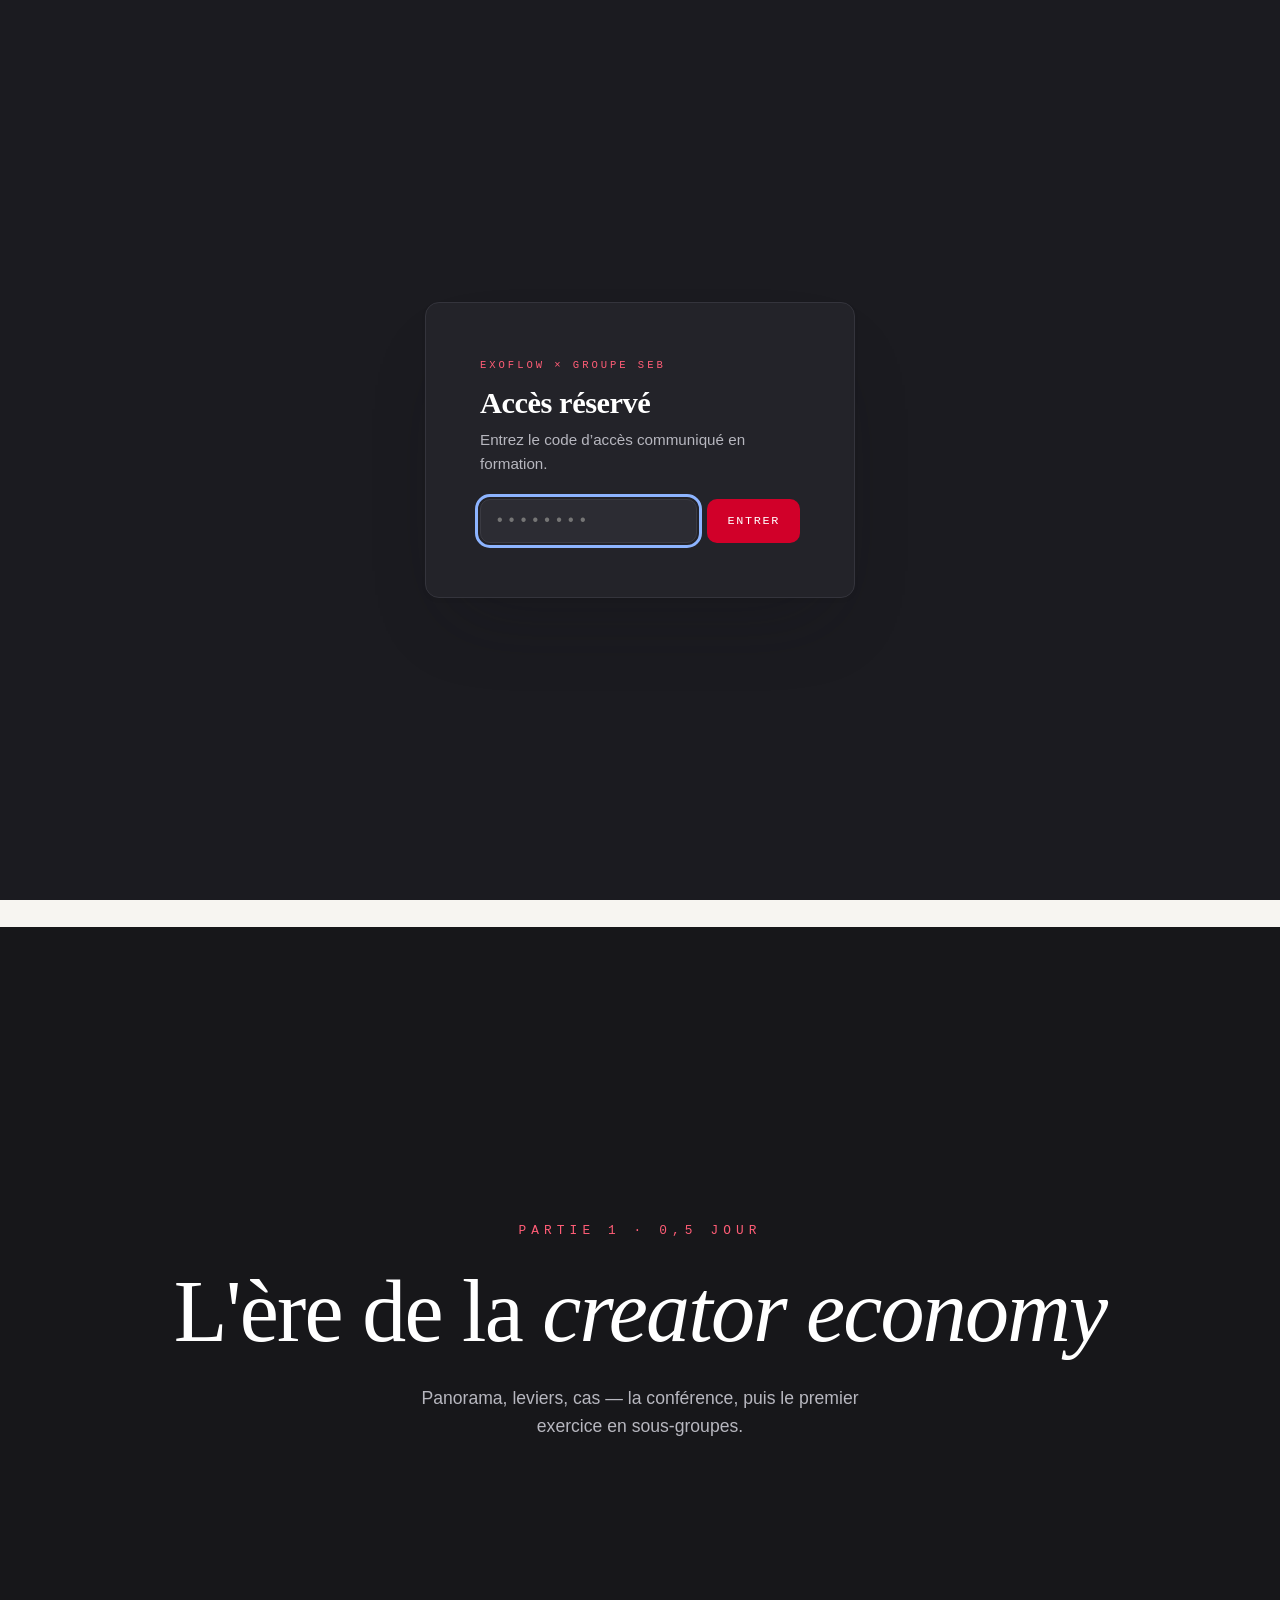
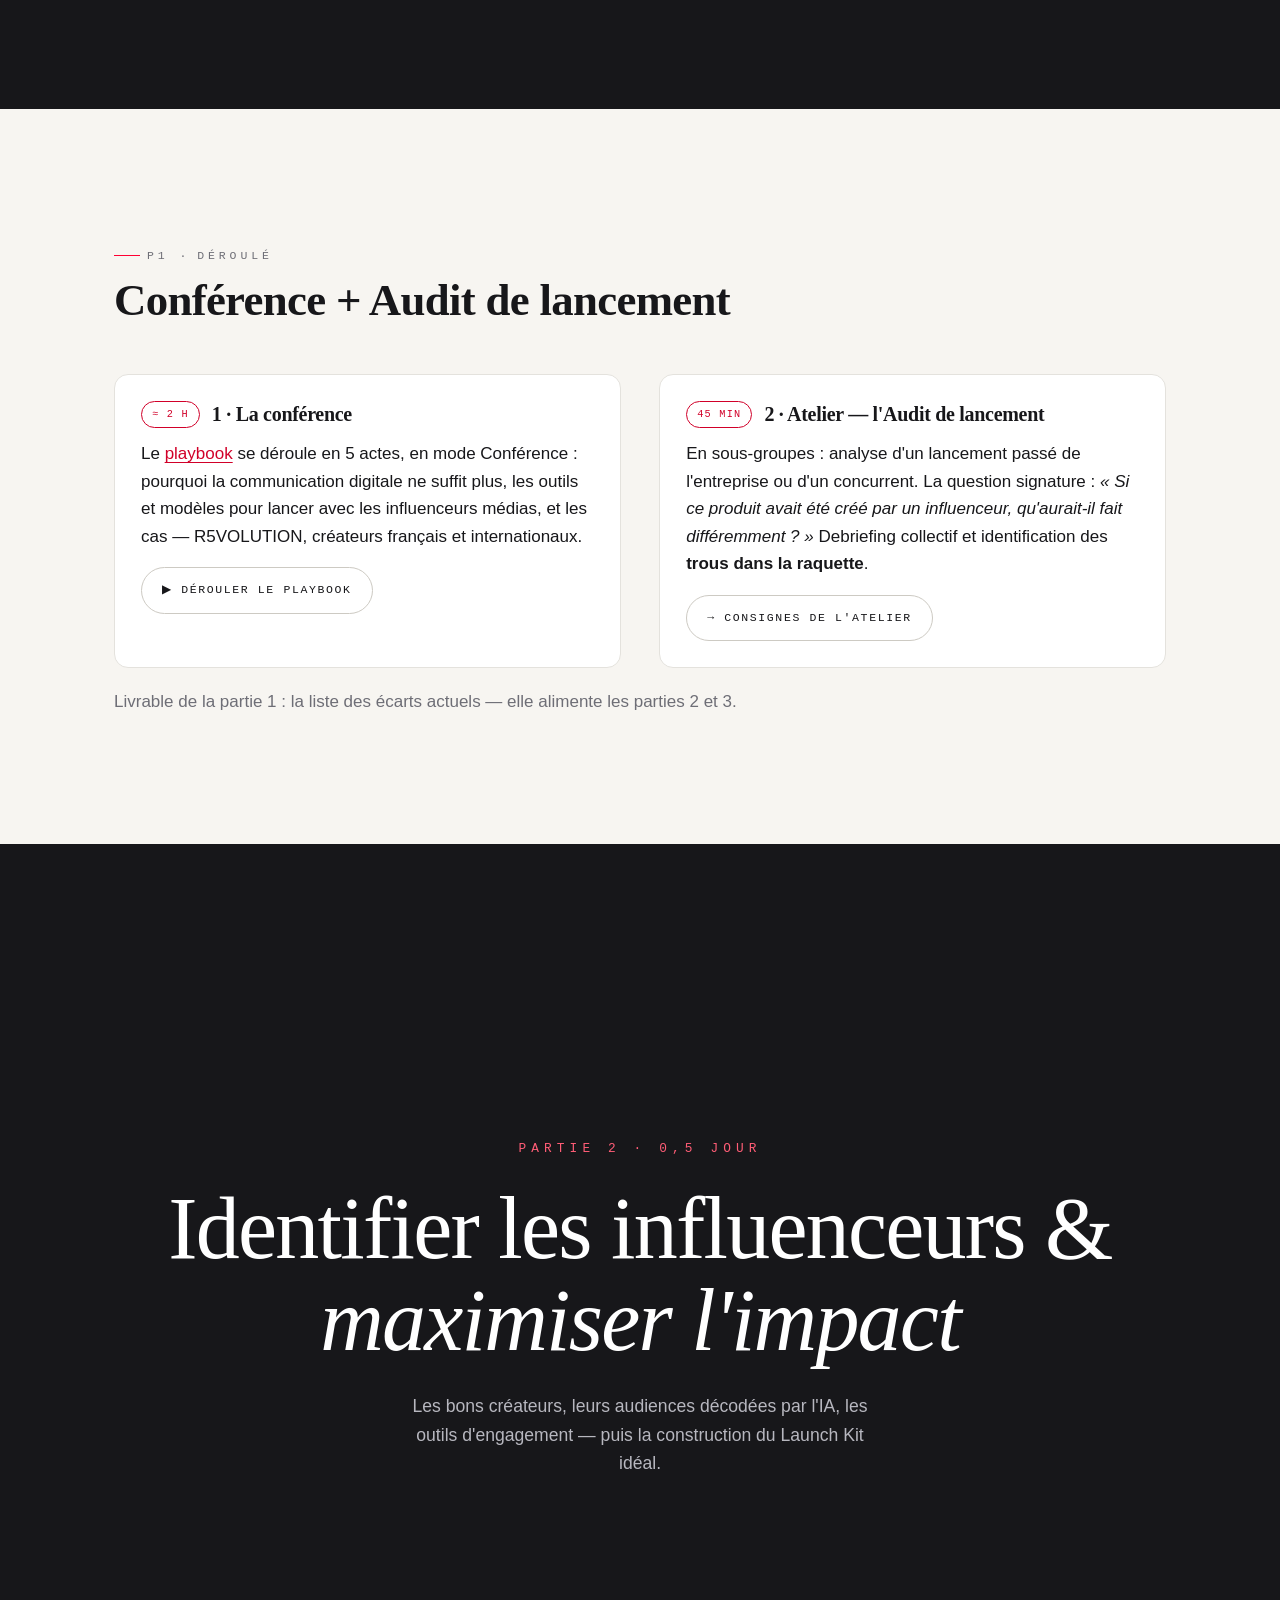
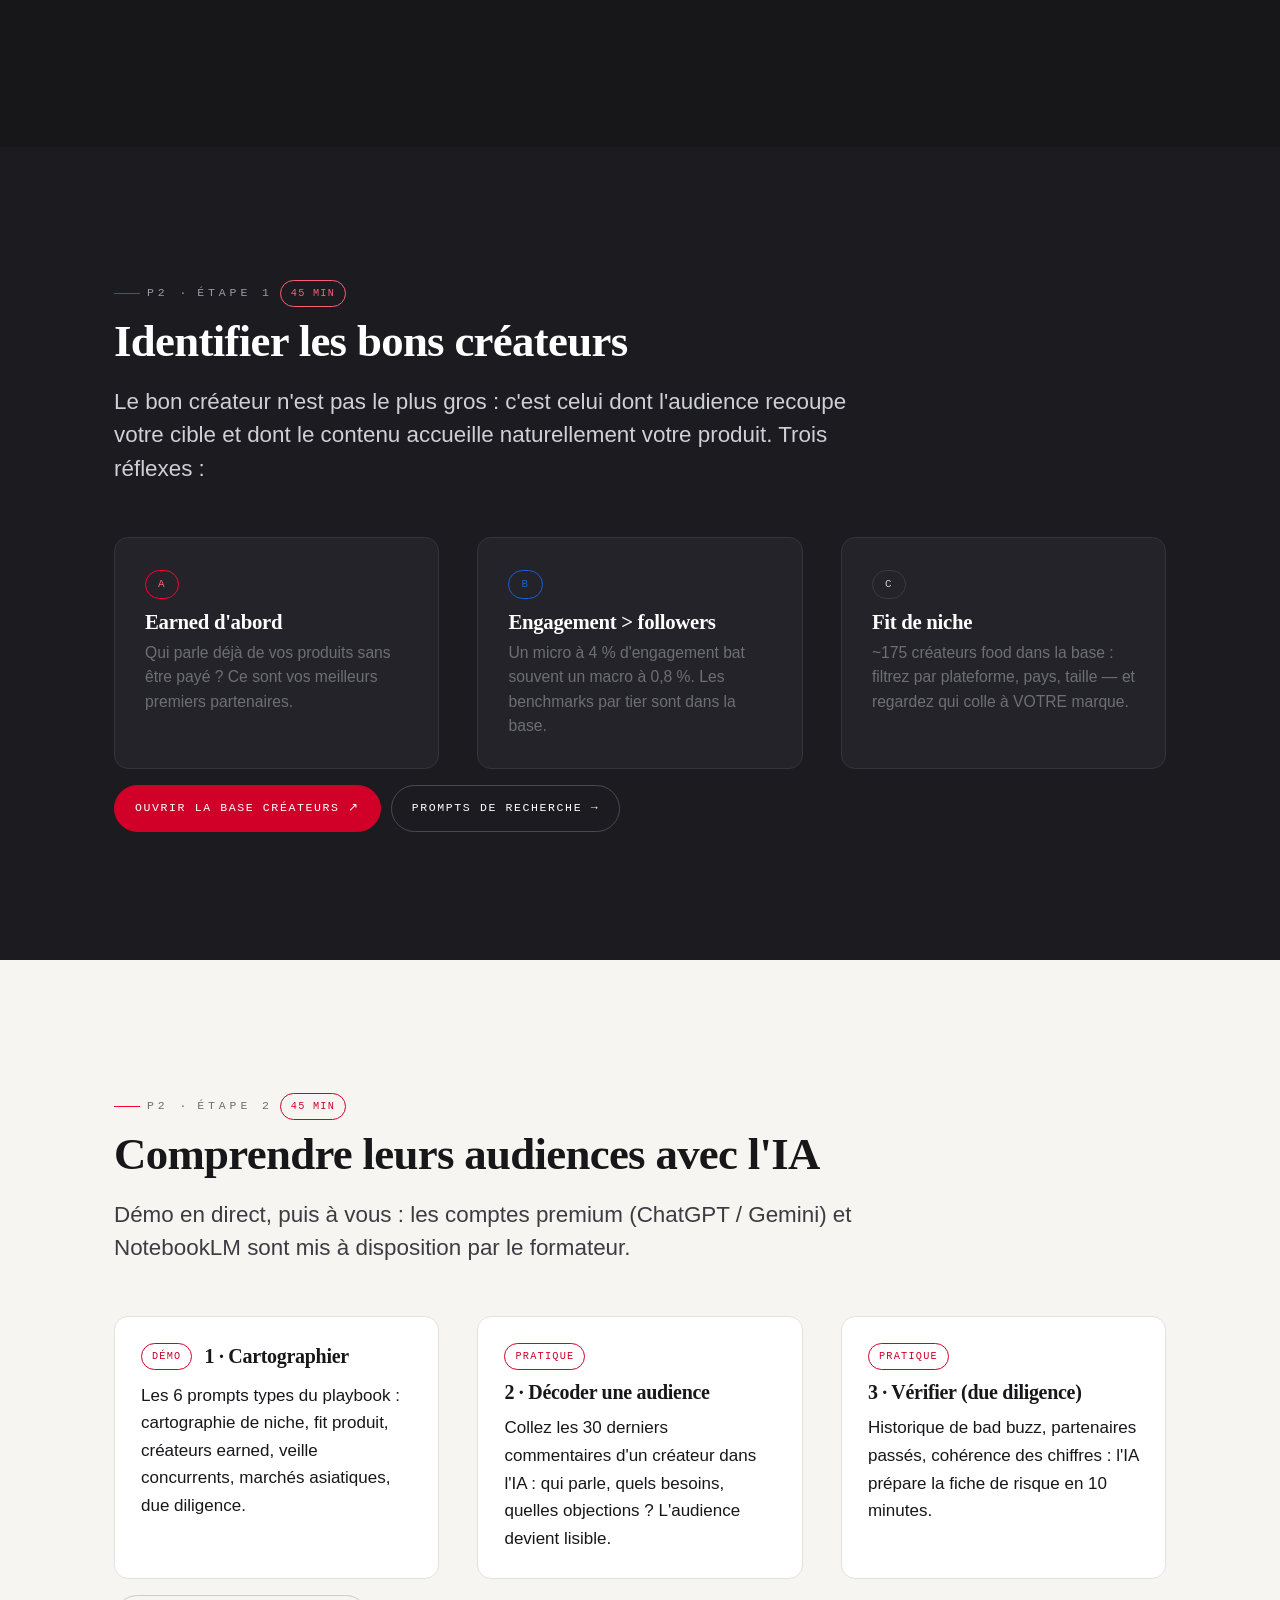
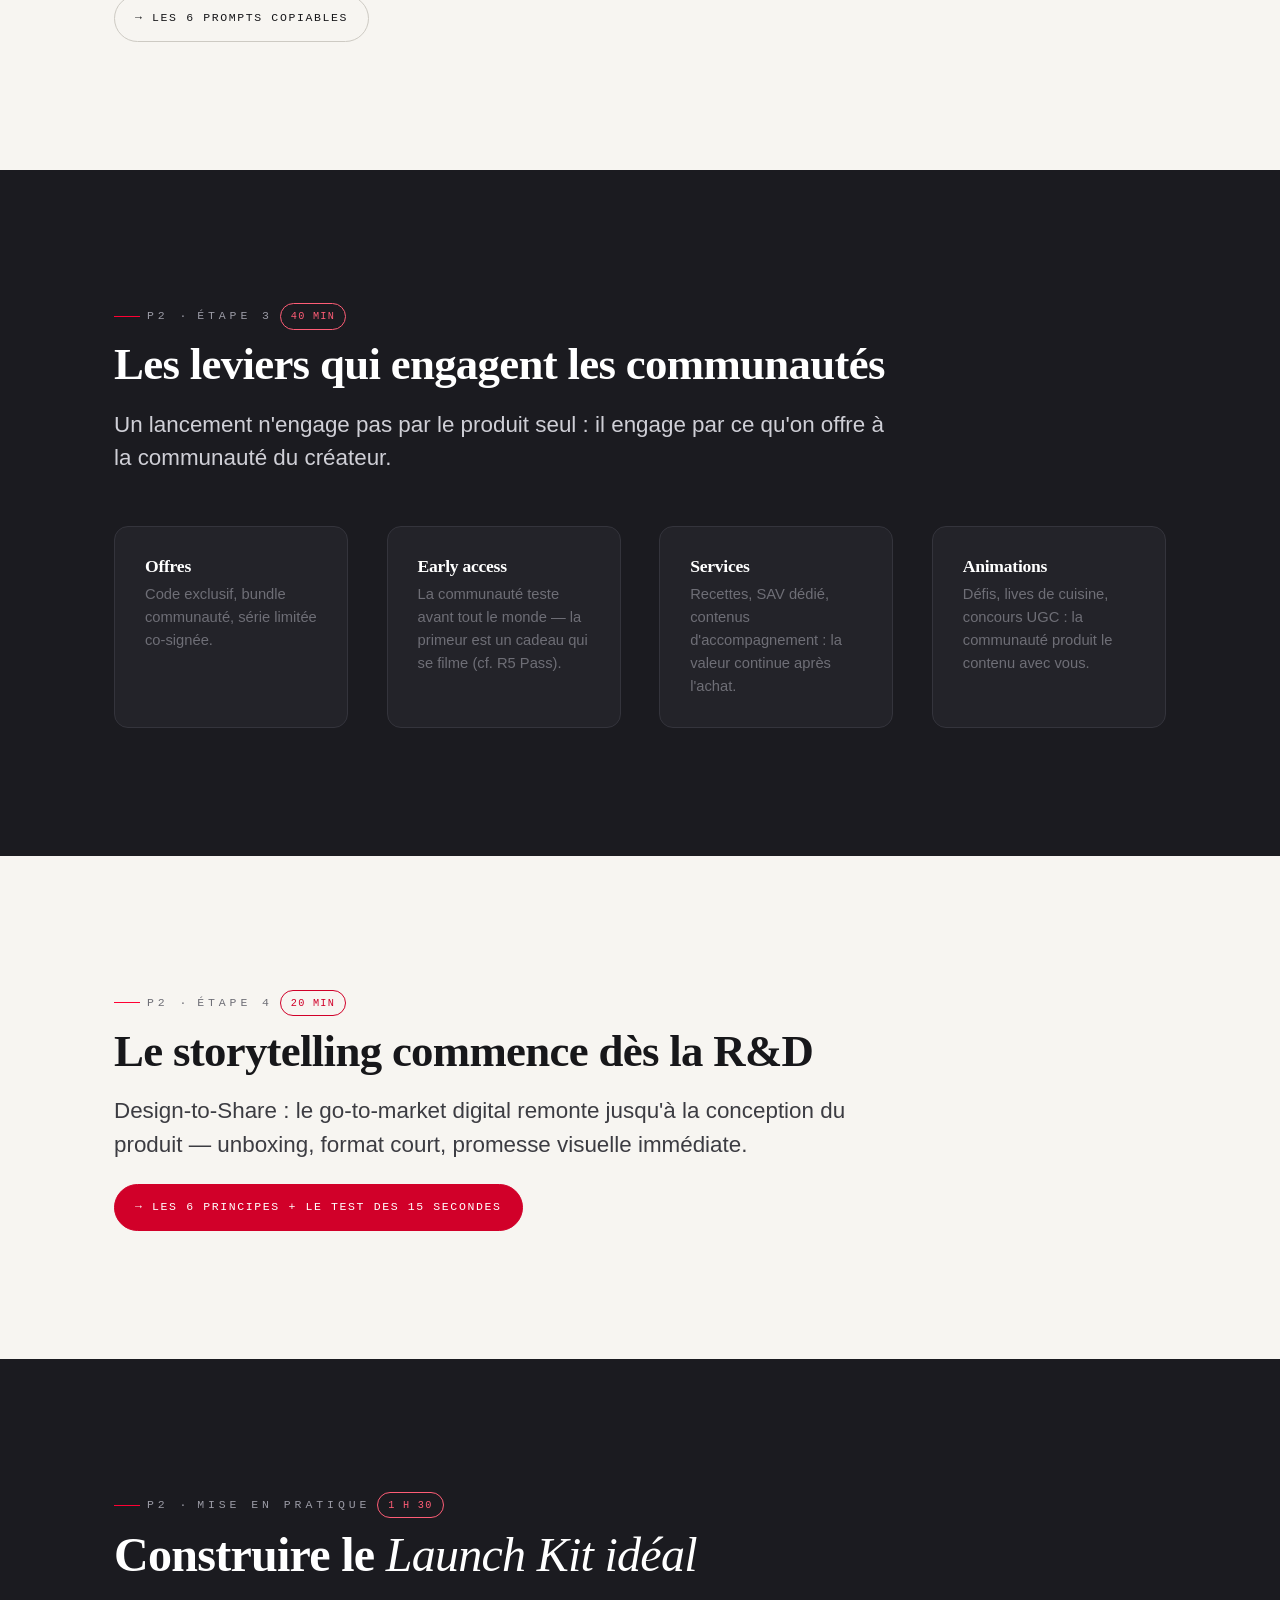
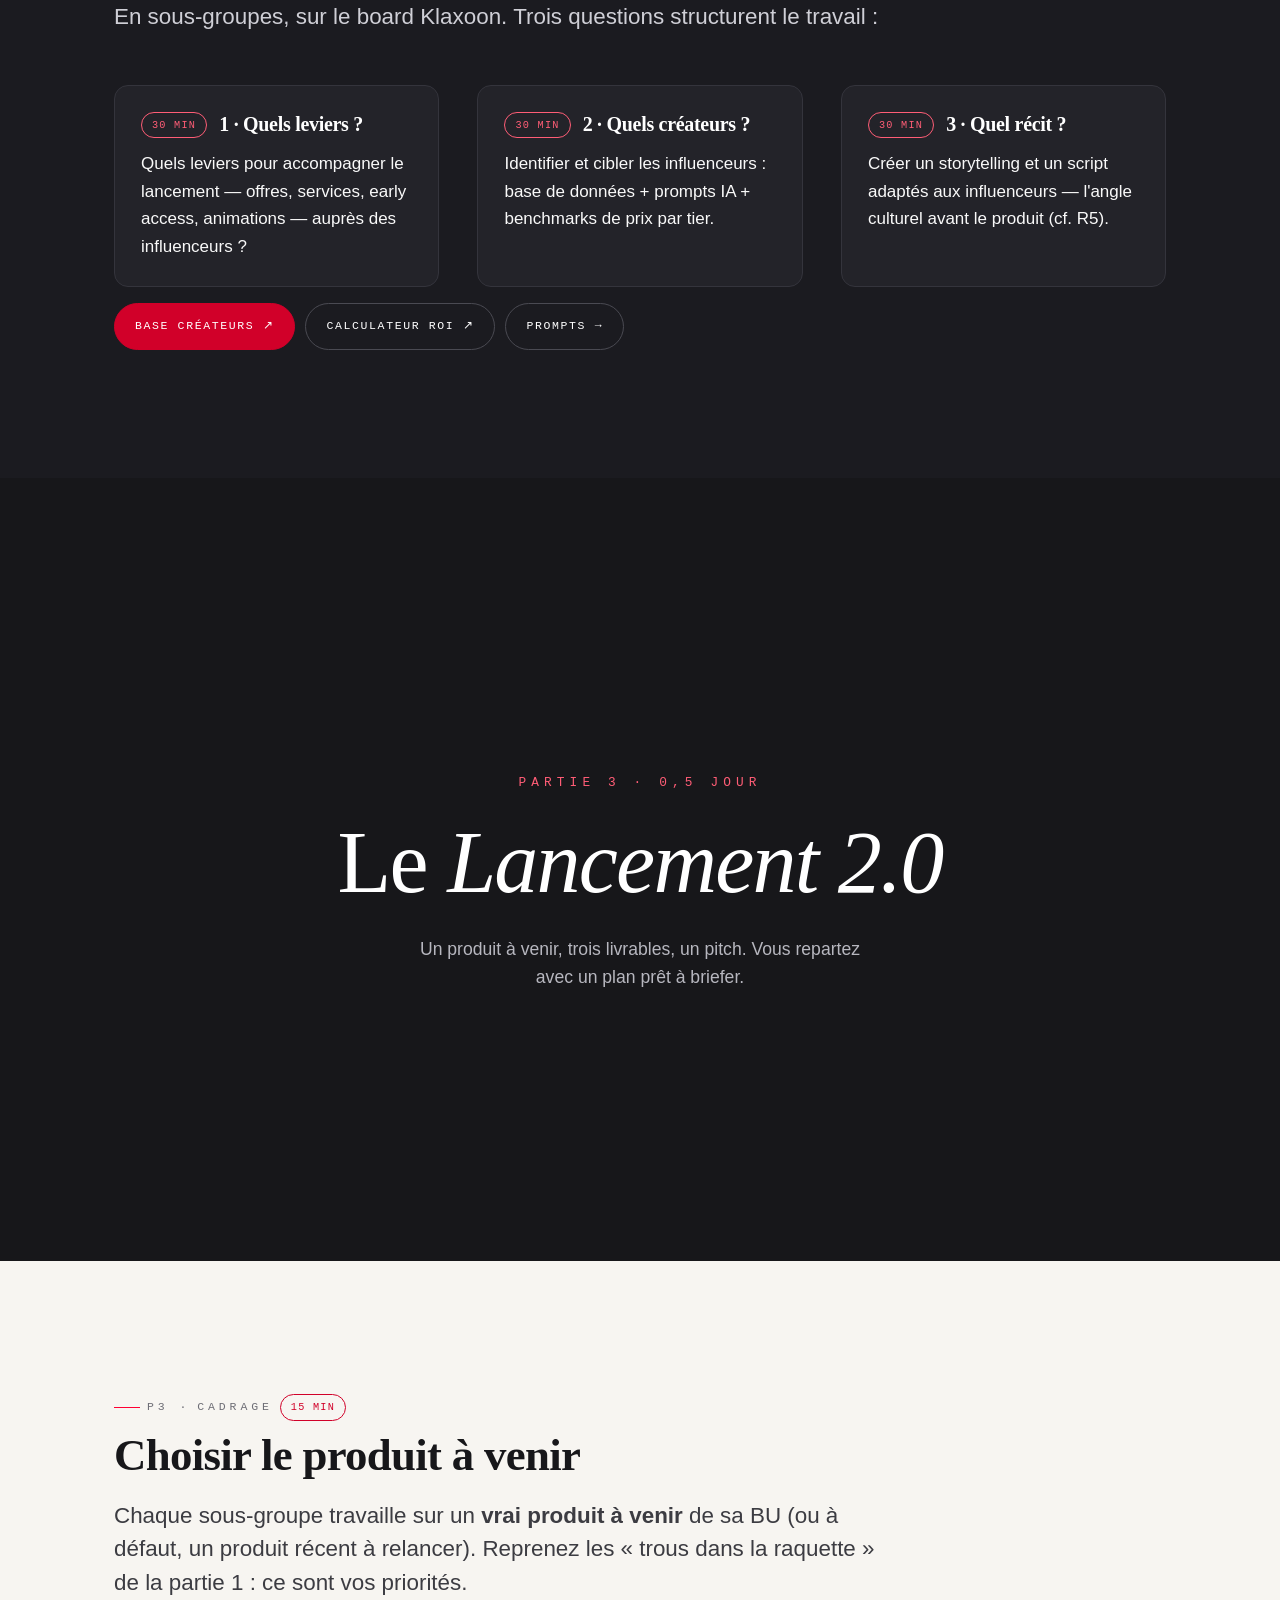
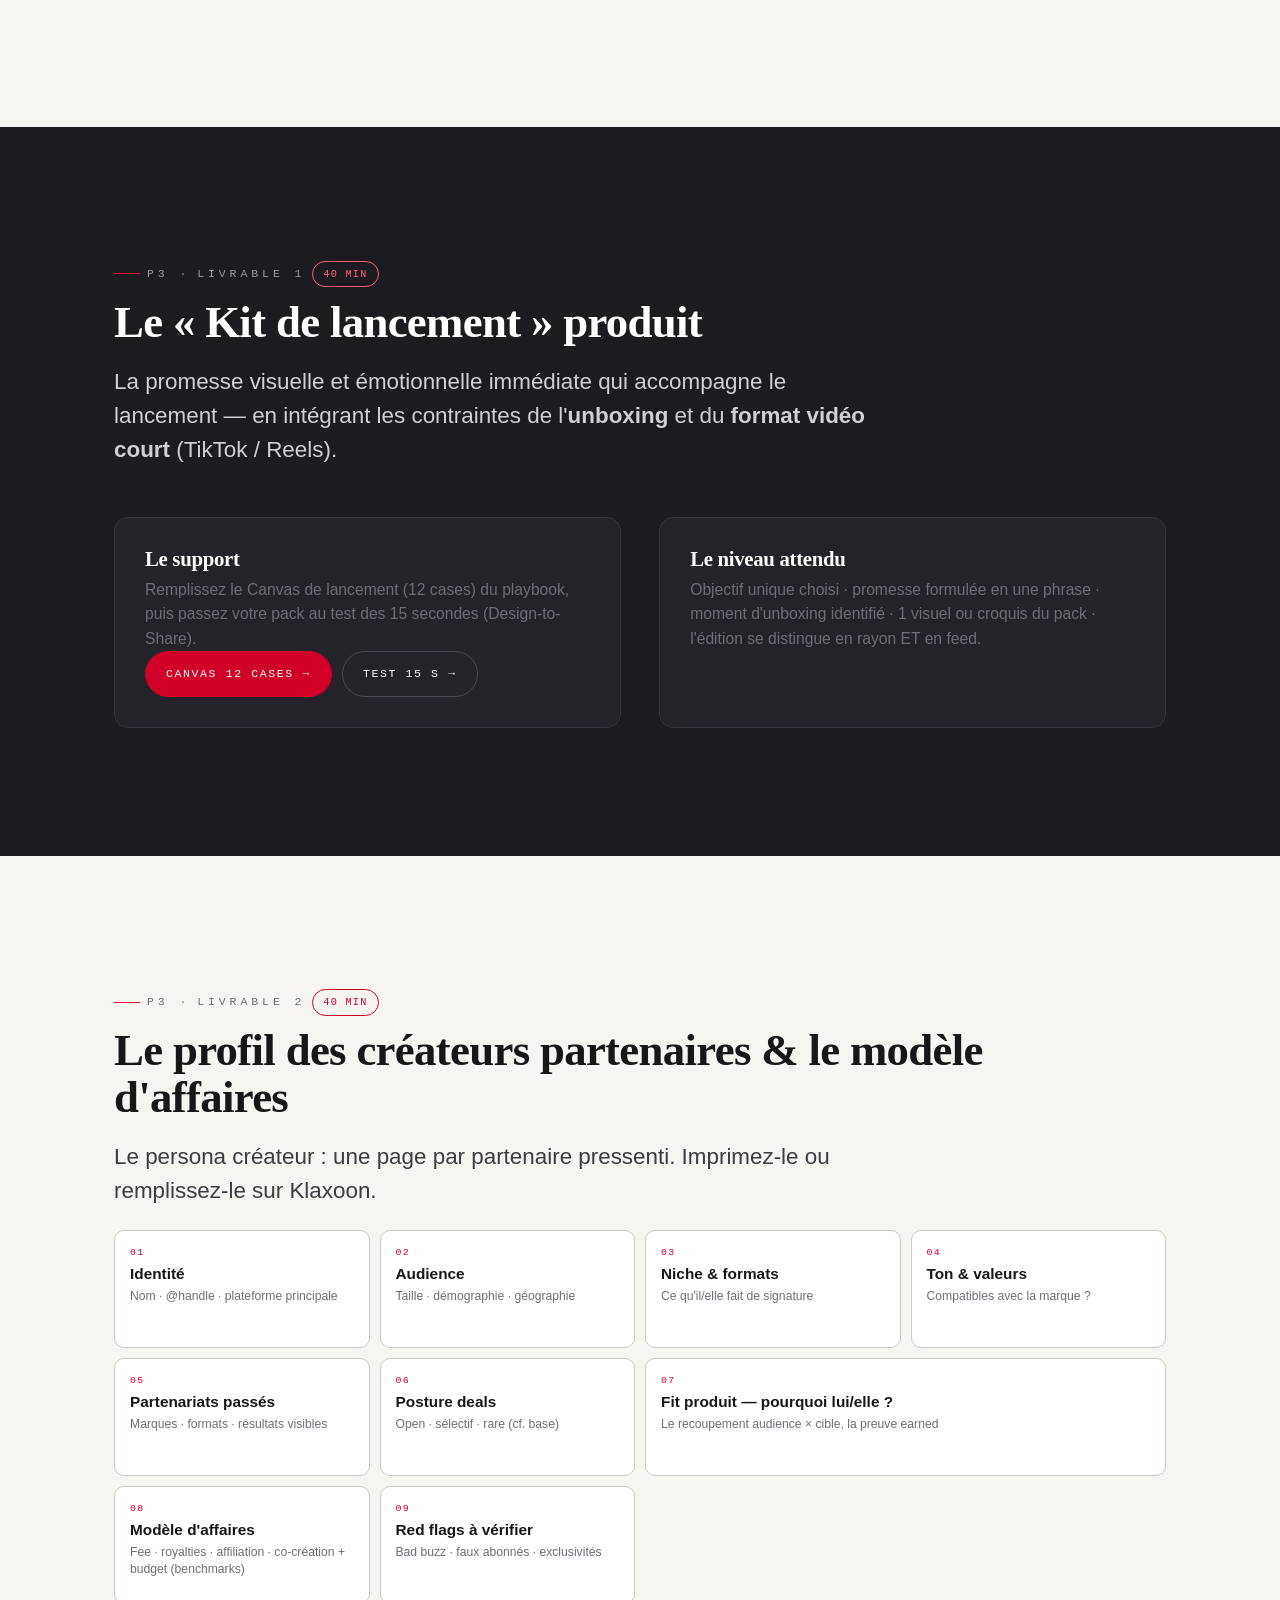
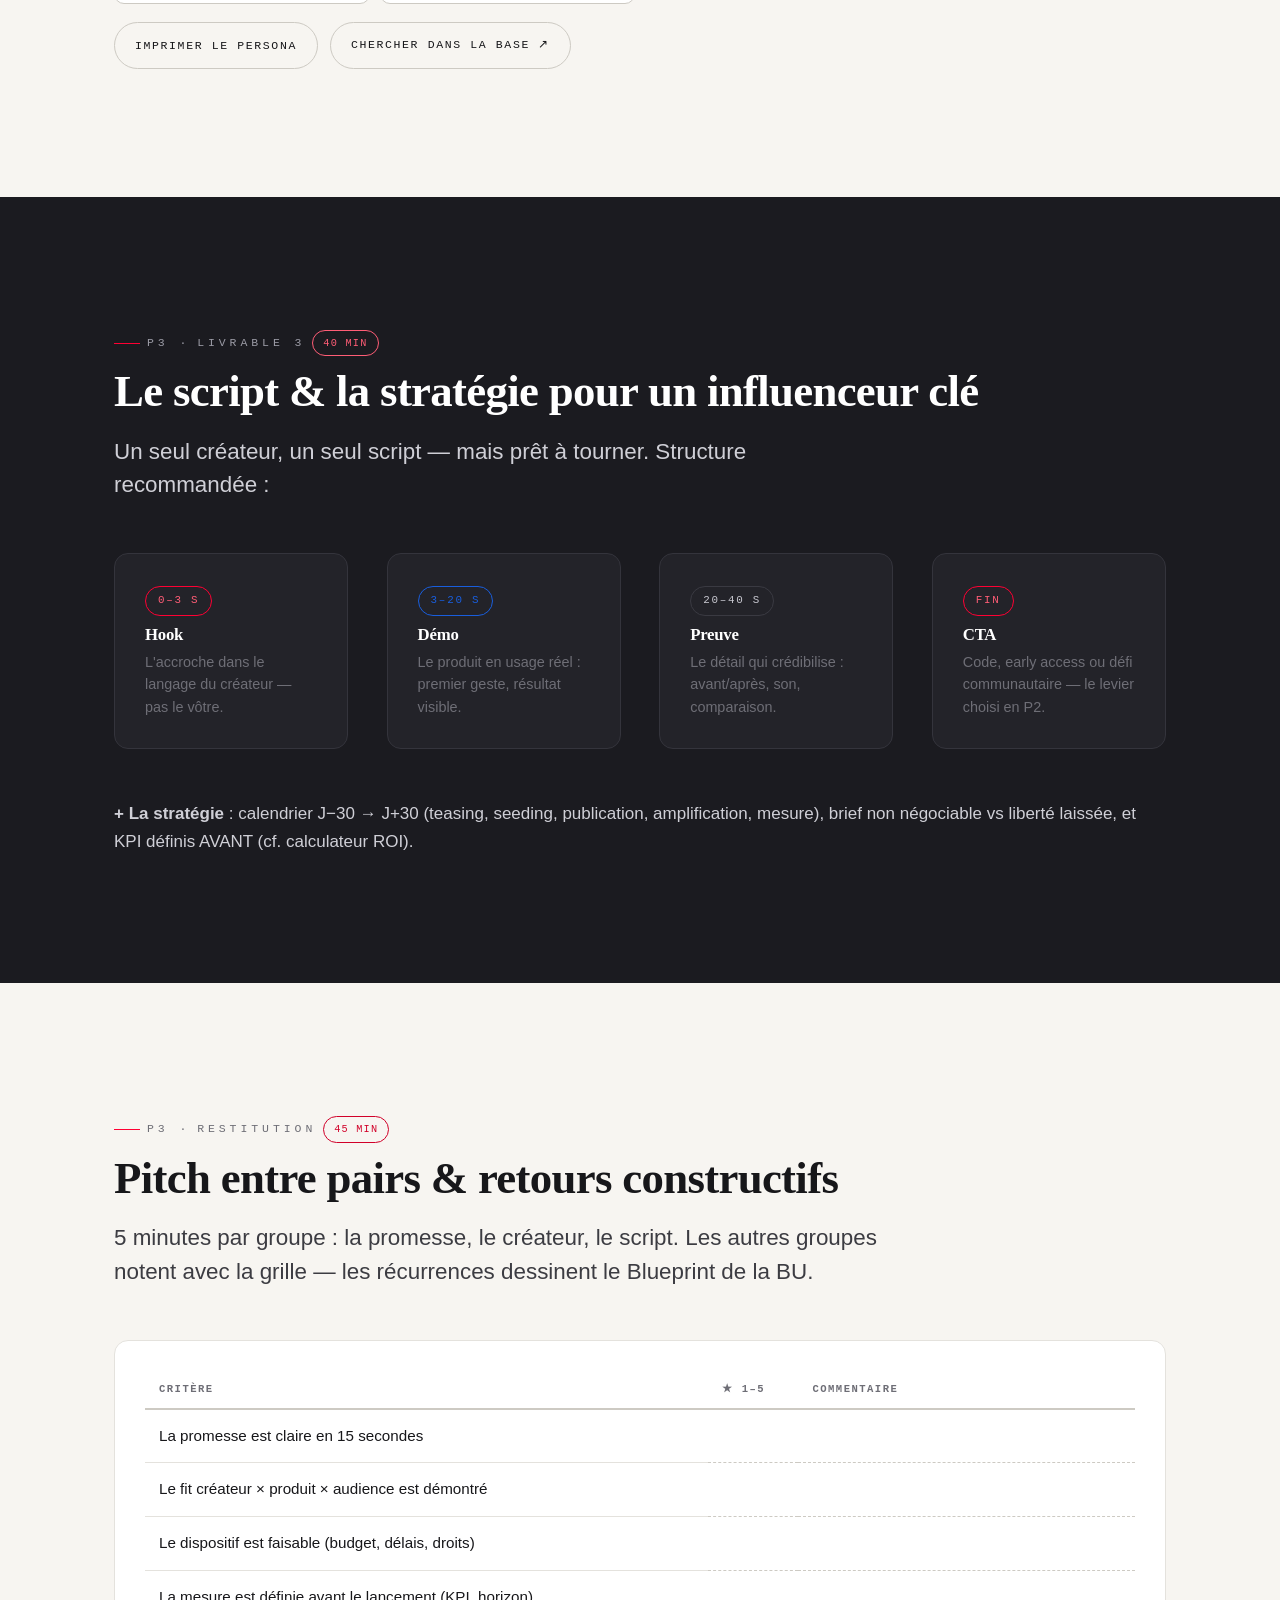
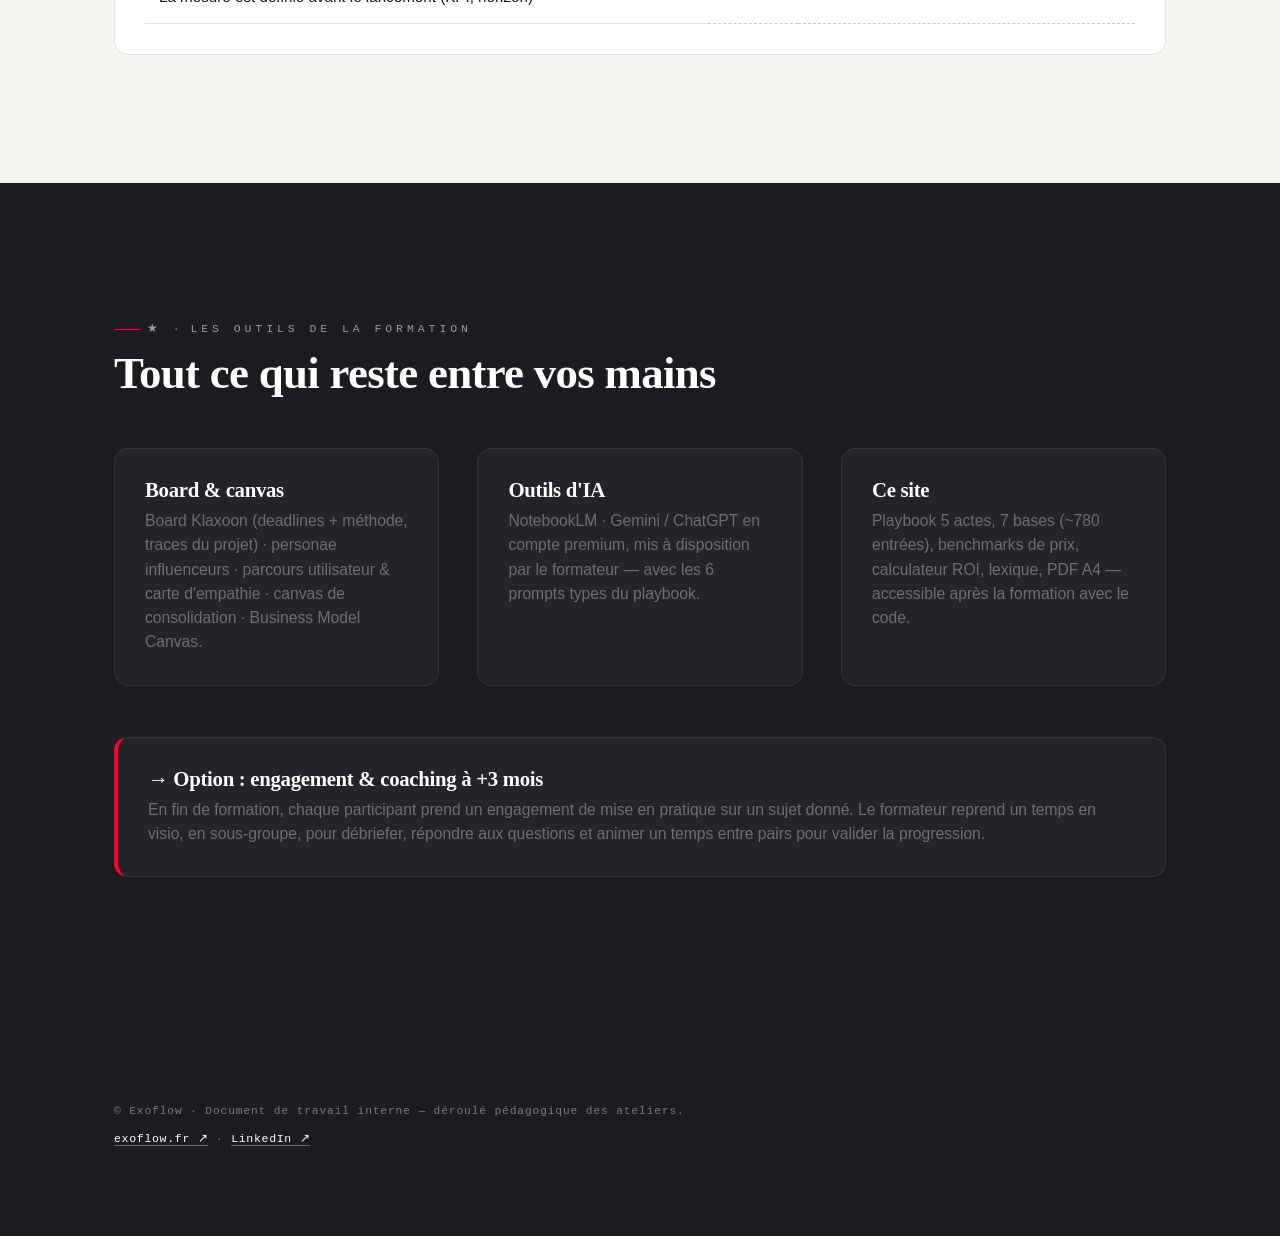
<file: ateliers.html>
<!DOCTYPE html>
<html lang="fr">
<head>
<meta charset="UTF-8">
<meta name="viewport" content="width=device-width, initial-scale=1.0">
<meta http-equiv="Content-Security-Policy" content="default-src 'self'; script-src 'self' 'unsafe-inline'; style-src 'self' 'unsafe-inline' https://fonts.googleapis.com; font-src 'self' https://fonts.gstatic.com; img-src 'self' data:; media-src 'self'; connect-src 'self'; object-src 'none'; base-uri 'self'; form-action 'self'">
<meta name="referrer" content="strict-origin-when-cross-origin">
<meta name="robots" content="noindex, nofollow">
<title>Ateliers · Exoflow — Creator economy training</title>
<link rel="icon" type="image/svg+xml" href="assets/img/favicon.svg">
<link rel="preconnect" href="https://fonts.googleapis.com">
<link rel="preconnect" href="https://fonts.gstatic.com" crossorigin>
<link href="https://fonts.googleapis.com/css2?family=Fraunces:ital,opsz,wght@0,9..144,300..900;1,9..144,300..900&family=Inter:wght@300;400;500;600;700&family=Space+Mono:ital,wght@0,400;0,700;1,400&display=swap" rel="stylesheet">
<link rel="stylesheet" href="assets/css/styles.css">
<script>try{if(localStorage.getItem("ce-access")!=="ok")document.documentElement.classList.add("locked")}catch(e){document.documentElement.classList.add("locked")}</script>
</head>
<body data-actword-fr="Partie" data-actword-en="Part">
<header class="topbar solid" id="topbar">
  <a class="brand" href="index.html" aria-label="Retour au playbook">
    <img src="assets/img/favicon.svg" alt="" style="height:24px;width:24px">
    <span class="brand-tag" style="color:var(--ink)">Exoflow · Creator economy training</span>
  </a>
  <nav class="topnav">
    <a href="index.html#about" class="lead-link"><span data-lang-fr>À propos</span><span data-lang-en>About</span></a>
    <a href="index.html">Playbook</a>
    <a href="ateliers.html" class="active"><span data-lang-fr>Ateliers</span><span data-lang-en>Workshops</span></a>
    <a href="programme.html"><span data-lang-fr>Programme</span><span data-lang-en>Programme</span></a>
    <a href="roi.html">ROI</a>
    <a href="data.html"><span data-lang-fr>Données</span><span data-lang-en>Data</span></a>
    <a href="lexique.html"><span data-lang-fr>Lexique</span><span data-lang-en>Lexicon</span></a>
  </nav>
  <div class="topbar-actions">
    <button class="mode-toggle" id="mode-toggle" aria-pressed="false">
      <span class="mt-dot" aria-hidden="true"></span>
      <span data-lang-fr>Animation</span><span data-lang-en>Facilitate</span>
    </button>
    <div class="lang-toggle" role="group" aria-label="Language">
      <button data-lang="fr" aria-pressed="true">FR</button>
      <button data-lang="en" aria-pressed="false">EN</button>
    </div>
  </div>
</header>

<main id="main" style="padding-top:60px">

<!-- ===== APERÇU ===== -->
<section id="apercu">
  <div class="wrap">
    <p class="eyebrow reveal">★ · <span data-lang-fr>Parcours de formation</span><span data-lang-en>Training journey</span></p>
    <h1 class="reveal" style="font-family:var(--serif);font-size:clamp(2.2rem,5.5vw,4rem);max-width:22ch"><span data-lang-fr>Concevoir et lancer à l'ère de la <span class="serif-accent">creator economy.</span></span><span data-lang-en>Design and launch in the <span class="serif-accent">creator economy</span> era.</span></h1>
    <p class="lead reveal mt-s"><span data-lang-fr>1,5 jour en trois temps : une conférence pour comprendre, deux demi-journées d'ateliers pour <b>reprendre le lead sur vos lancements</b>. Cette page est le fil conducteur projeté en salle — avancez étape par étape avec le mode Animation (bouton en haut, puis <kbd>→</kbd>).</span><span data-lang-en>1.5 days in three movements: one conference to understand, two half-day workshops to <b>take back the lead on your launches</b>. This page is the thread projected in the room — move step by step with Facilitate mode (top button, then <kbd>→</kbd>).</span></p>
    <div class="grid g3 mt">
      <div class="card reveal"><span class="pill r"><span data-lang-fr>Partie 1 · 0,5 j</span><span data-lang-en>Part 1 · 0.5 d</span></span><h3 style="margin-top:12px"><span data-lang-fr>L'ère de la creator economy</span><span data-lang-en>The creator economy era</span></h3><p><span data-lang-fr>Conférence (30/06, EN) + atelier « Audit de lancement ». Comprendre pourquoi la communication ne suffit plus : il faut de la connexion.</span><span data-lang-en>Conference (June 30, EN) + 'Launch Audit' workshop. Why communication is no longer enough: you need connection.</span></p></div>
      <div class="card reveal"><span class="pill b"><span data-lang-fr>Partie 2 · 0,5 j</span><span data-lang-en>Part 2 · 0.5 d</span></span><h3 style="margin-top:12px"><span data-lang-fr>Identifier les influenceurs</span><span data-lang-en>Identify the influencers</span></h3><p><span data-lang-fr>Trouver les bons créateurs, comprendre leurs audiences avec l'IA, maximiser l'impact — et construire le Launch Kit idéal.</span><span data-lang-en>Find the right creators, understand their audiences with AI, maximize impact — and build the ideal Launch Kit.</span></p></div>
      <div class="card reveal"><span class="pill"><span data-lang-fr>Partie 3 · 0,5 j</span><span data-lang-en>Part 3 · 0.5 d</span></span><h3 style="margin-top:12px"><span data-lang-fr>Le Lancement 2.0</span><span data-lang-en>Launch 2.0</span></h3><p><span data-lang-fr>Sur un produit à venir de votre BU : trois livrables produits en sous-groupes, puis pitch entre pairs et retours constructifs.</span><span data-lang-en>On an upcoming product from your BU: three deliverables built in sub-groups, then peer pitches and constructive feedback.</span></p></div>
    </div>
  </div>
</section>

<!-- ===== PARTIE 1 ===== -->
<section class="chapter" data-act="1"><div class="wrap">
  <p class="part"><span data-lang-fr>Partie 1 · 0,5 jour</span><span data-lang-en>Part 1 · 0.5 day</span></p>
  <h2><span data-lang-fr>L'ère de la <em>creator economy</em></span><span data-lang-en>The <em>creator economy</em> era</span></h2>
  <p><span data-lang-fr>Panorama, leviers, cas — la conférence, puis le premier exercice en sous-groupes.</span><span data-lang-en>Landscape, levers, cases — the conference, then the first sub-group exercise.</span></p>
</div></section>

<section id="p1">
  <div class="wrap">
    <p class="eyebrow reveal">P1 · <span data-lang-fr>Déroulé</span><span data-lang-en>Flow</span></p>
    <h2 class="reveal" style="font-size:clamp(1.8rem,4vw,2.8rem)"><span data-lang-fr>Conférence + Audit de lancement</span><span data-lang-en>Conference + Launch Audit</span></h2>
    <div class="grid g2 mt">
      <div class="step-card reveal">
        <div class="step-head"><span class="chip-time">≈ 2 h</span><h3><span data-lang-fr>1 · La conférence</span><span data-lang-en>1 · The conference</span></h3></div>
        <p><span data-lang-fr>Le <a href="index.html">playbook</a> se déroule en 5 actes, en mode Conférence : pourquoi la communication digitale ne suffit plus, les outils et modèles pour lancer avec les influenceurs médias, et les cas — R5VOLUTION, créateurs français et internationaux.</span><span data-lang-en>The <a href="index.html">playbook</a> unfolds in 5 acts, in Presenter mode: why digital communication is no longer enough, the tools and models to launch with influencer media, and the cases — R5VOLUTION, French and international creators.</span></p>
        <p class="step-links"><a class="btn-link" href="index.html"><span data-lang-fr>▶ Dérouler le playbook</span><span data-lang-en>▶ Run the playbook</span></a></p>
      </div>
      <div class="step-card reveal">
        <div class="step-head"><span class="chip-time">45 min</span><h3><span data-lang-fr>2 · Atelier — l'Audit de lancement</span><span data-lang-en>2 · Workshop — the Launch Audit</span></h3></div>
        <p><span data-lang-fr>En sous-groupes : analyse d'un lancement passé de l'entreprise ou d'un concurrent. La question signature : <i>« Si ce produit avait été créé par un influenceur, qu'aurait-il fait différemment ? »</i> Debriefing collectif et identification des <b>trous dans la raquette</b>.</span><span data-lang-en>In sub-groups: analyze a past launch from the company or a competitor. The signature question: <i>“If this product had been created by an influencer, what would they have done differently?”</i> Group debrief and identification of the <b>gaps</b>.</span></p>
        <p class="step-links"><a class="btn-link" href="index.html#playbook"><span data-lang-fr>→ Consignes de l'atelier</span><span data-lang-en>→ Workshop instructions</span></a></p>
      </div>
    </div>
    <p class="reveal mt-s" style="color:var(--muted)"><span data-lang-fr>Livrable de la partie 1 : la liste des écarts actuels — elle alimente les parties 2 et 3.</span><span data-lang-en>Part 1 deliverable: the list of current gaps — it feeds parts 2 and 3.</span></p>
  </div>
</section>

<!-- ===== PARTIE 2 ===== -->
<section class="chapter" data-act="2"><div class="wrap">
  <p class="part"><span data-lang-fr>Partie 2 · 0,5 jour</span><span data-lang-en>Part 2 · 0.5 day</span></p>
  <h2><span data-lang-fr>Identifier les influenceurs &amp; <em>maximiser l'impact</em></span><span data-lang-en>Identify influencers &amp; <em>maximize impact</em></span></h2>
  <p><span data-lang-fr>Les bons créateurs, leurs audiences décodées par l'IA, les outils d'engagement — puis la construction du Launch Kit idéal.</span><span data-lang-en>The right creators, their audiences decoded with AI, the engagement tools — then building the ideal Launch Kit.</span></p>
</div></section>

<section id="p2-1" class="night">
  <div class="wrap">
    <p class="eyebrow reveal">P2 · <span data-lang-fr>Étape 1</span><span data-lang-en>Step 1</span> <span class="chip-time">45 min</span></p>
    <h2 class="reveal" style="font-size:clamp(1.8rem,4vw,2.8rem)"><span data-lang-fr>Identifier les bons créateurs</span><span data-lang-en>Identify the right creators</span></h2>
    <p class="lead reveal mt-s"><span data-lang-fr>Le bon créateur n'est pas le plus gros : c'est celui dont l'audience recoupe votre cible et dont le contenu accueille naturellement votre produit. Trois réflexes :</span><span data-lang-en>The right creator isn't the biggest: it's the one whose audience overlaps your target and whose content naturally hosts your product. Three reflexes:</span></p>
    <div class="grid g3 mt">
      <div class="card reveal"><span class="pill r">A</span><h3 style="margin-top:12px"><span data-lang-fr>Earned d'abord</span><span data-lang-en>Earned first</span></h3><p><span data-lang-fr>Qui parle déjà de vos produits sans être payé ? Ce sont vos meilleurs premiers partenaires.</span><span data-lang-en>Who already talks about your products unpaid? They are your best first partners.</span></p></div>
      <div class="card reveal"><span class="pill b">B</span><h3 style="margin-top:12px"><span data-lang-fr>Engagement &gt; followers</span><span data-lang-en>Engagement &gt; followers</span></h3><p><span data-lang-fr>Un micro à 4 % d'engagement bat souvent un macro à 0,8 %. Les benchmarks par tier sont dans la base.</span><span data-lang-en>A micro at 4% engagement often beats a macro at 0.8%. Per-tier benchmarks are in the database.</span></p></div>
      <div class="card reveal"><span class="pill">C</span><h3 style="margin-top:12px"><span data-lang-fr>Fit de niche</span><span data-lang-en>Niche fit</span></h3><p><span data-lang-fr>~175 créateurs food dans la base : filtrez par plateforme, pays, taille — et regardez qui colle à VOTRE marque.</span><span data-lang-en>~175 food creators in the database: filter by platform, country, size — and see who fits YOUR brand.</span></p></div>
    </div>
    <p class="step-links reveal mt"><a class="btn-link solid" href="data.html" target="_blank" rel="noopener"><span data-lang-fr>Ouvrir la base créateurs ↗</span><span data-lang-en>Open the creator database ↗</span></a><a class="btn-link" href="index.html#playbook"><span data-lang-fr>Prompts de recherche →</span><span data-lang-en>Search prompts →</span></a></p>
  </div>
</section>

<section id="p2-2">
  <div class="wrap">
    <p class="eyebrow reveal">P2 · <span data-lang-fr>Étape 2</span><span data-lang-en>Step 2</span> <span class="chip-time">45 min</span></p>
    <h2 class="reveal" style="font-size:clamp(1.8rem,4vw,2.8rem)"><span data-lang-fr>Comprendre leurs audiences avec l'IA</span><span data-lang-en>Understand their audiences with AI</span></h2>
    <p class="lead reveal mt-s"><span data-lang-fr>Démo en direct, puis à vous : les comptes premium (ChatGPT / Gemini) et NotebookLM sont mis à disposition par le formateur.</span><span data-lang-en>Live demo, then your turn: premium accounts (ChatGPT / Gemini) and NotebookLM are provided by the trainer.</span></p>
    <div class="grid g3 mt">
      <div class="step-card reveal"><div class="step-head"><span class="chip-time">démo</span><h3><span data-lang-fr>1 · Cartographier</span><span data-lang-en>1 · Map</span></h3></div><p><span data-lang-fr>Les 6 prompts types du playbook : cartographie de niche, fit produit, créateurs earned, veille concurrents, marchés asiatiques, due diligence.</span><span data-lang-en>The playbook's 6 template prompts: niche mapping, product fit, earned creators, competitor watch, Asian markets, due diligence.</span></p></div>
      <div class="step-card reveal"><div class="step-head"><span class="chip-time">pratique</span><h3><span data-lang-fr>2 · Décoder une audience</span><span data-lang-en>2 · Decode an audience</span></h3></div><p><span data-lang-fr>Collez les 30 derniers commentaires d'un créateur dans l'IA : qui parle, quels besoins, quelles objections ? L'audience devient lisible.</span><span data-lang-en>Paste a creator's last 30 comments into the AI: who speaks, what needs, what objections? The audience becomes readable.</span></p></div>
      <div class="step-card reveal"><div class="step-head"><span class="chip-time">pratique</span><h3><span data-lang-fr>3 · Vérifier (due diligence)</span><span data-lang-en>3 · Verify (due diligence)</span></h3></div><p><span data-lang-fr>Historique de bad buzz, partenaires passés, cohérence des chiffres : l'IA prépare la fiche de risque en 10 minutes.</span><span data-lang-en>Bad-buzz history, past partners, figure consistency: AI builds the risk sheet in 10 minutes.</span></p></div>
    </div>
    <p class="step-links reveal mt"><a class="btn-link" href="index.html#playbook"><span data-lang-fr>→ Les 6 prompts copiables</span><span data-lang-en>→ The 6 copyable prompts</span></a></p>
  </div>
</section>

<section id="p2-3" class="night">
  <div class="wrap">
    <p class="eyebrow reveal">P2 · <span data-lang-fr>Étape 3</span><span data-lang-en>Step 3</span> <span class="chip-time">40 min</span></p>
    <h2 class="reveal" style="font-size:clamp(1.8rem,4vw,2.8rem)"><span data-lang-fr>Les leviers qui engagent les communautés</span><span data-lang-en>The levers that engage communities</span></h2>
    <p class="lead reveal mt-s"><span data-lang-fr>Un lancement n'engage pas par le produit seul : il engage par ce qu'on offre à la communauté du créateur.</span><span data-lang-en>A launch doesn't engage through the product alone: it engages through what you offer the creator's community.</span></p>
    <div class="grid g4 mt">
      <div class="card reveal"><h3 style="font-size:1.1rem"><span data-lang-fr>Offres</span><span data-lang-en>Offers</span></h3><p style="font-size:.92rem"><span data-lang-fr>Code exclusif, bundle communauté, série limitée co-signée.</span><span data-lang-en>Exclusive code, community bundle, co-signed limited run.</span></p></div>
      <div class="card reveal"><h3 style="font-size:1.1rem">Early access</h3><p style="font-size:.92rem"><span data-lang-fr>La communauté teste avant tout le monde — la primeur est un cadeau qui se filme (cf. R5 Pass).</span><span data-lang-en>The community tests before everyone — first dibs is a filmable gift (cf. R5 Pass).</span></p></div>
      <div class="card reveal"><h3 style="font-size:1.1rem">Services</h3><p style="font-size:.92rem"><span data-lang-fr>Recettes, SAV dédié, contenus d'accompagnement : la valeur continue après l'achat.</span><span data-lang-en>Recipes, dedicated support, companion content: value continues after purchase.</span></p></div>
      <div class="card reveal"><h3 style="font-size:1.1rem">Animations</h3><p style="font-size:.92rem"><span data-lang-fr>Défis, lives de cuisine, concours UGC : la communauté produit le contenu avec vous.</span><span data-lang-en>Challenges, cooking lives, UGC contests: the community makes the content with you.</span></p></div>
    </div>
  </div>
</section>

<section id="p2-4">
  <div class="wrap">
    <p class="eyebrow reveal">P2 · <span data-lang-fr>Étape 4</span><span data-lang-en>Step 4</span> <span class="chip-time">20 min</span></p>
    <h2 class="reveal" style="font-size:clamp(1.8rem,4vw,2.8rem)"><span data-lang-fr>Le storytelling commence dès la R&amp;D</span><span data-lang-en>Storytelling starts in R&amp;D</span></h2>
    <p class="lead reveal mt-s"><span data-lang-fr>Design-to-Share : le go-to-market digital remonte jusqu'à la conception du produit — unboxing, format court, promesse visuelle immédiate.</span><span data-lang-en>Design-to-Share: the digital go-to-market reaches back into product design — unboxing, short format, immediate visual promise.</span></p>
    <p class="step-links reveal mt-s"><a class="btn-link solid" href="index.html#design-to-share"><span data-lang-fr>→ Les 6 principes + le test des 15 secondes</span><span data-lang-en>→ The 6 principles + the 15-second test</span></a></p>
  </div>
</section>

<section id="p2-5" class="night">
  <div class="wrap">
    <p class="eyebrow reveal">P2 · <span data-lang-fr>Mise en pratique</span><span data-lang-en>Hands-on</span> <span class="chip-time">1 h 30</span></p>
    <h2 class="reveal" style="font-size:clamp(1.8rem,4.2vw,3rem)"><span data-lang-fr>Construire le <span class="serif-accent">Launch Kit idéal</span></span><span data-lang-en>Build the <span class="serif-accent">ideal Launch Kit</span></span></h2>
    <p class="lead reveal mt-s"><span data-lang-fr>En sous-groupes, sur le board Klaxoon. Trois questions structurent le travail :</span><span data-lang-en>In sub-groups, on the Klaxoon board. Three questions structure the work:</span></p>
    <div class="grid g3 mt">
      <div class="step-card reveal"><div class="step-head"><span class="chip-time">30 min</span><h3><span data-lang-fr>1 · Quels leviers ?</span><span data-lang-en>1 · Which levers?</span></h3></div><p><span data-lang-fr>Quels leviers pour accompagner le lancement — offres, services, early access, animations — auprès des influenceurs ?</span><span data-lang-en>Which levers support the launch — offers, services, early access, animations — with influencers?</span></p></div>
      <div class="step-card reveal"><div class="step-head"><span class="chip-time">30 min</span><h3><span data-lang-fr>2 · Quels créateurs ?</span><span data-lang-en>2 · Which creators?</span></h3></div><p><span data-lang-fr>Identifier et cibler les influenceurs : base de données + prompts IA + benchmarks de prix par tier.</span><span data-lang-en>Identify and target the influencers: database + AI prompts + per-tier price benchmarks.</span></p></div>
      <div class="step-card reveal"><div class="step-head"><span class="chip-time">30 min</span><h3><span data-lang-fr>3 · Quel récit ?</span><span data-lang-en>3 · What story?</span></h3></div><p><span data-lang-fr>Créer un storytelling et un script adaptés aux influenceurs — l'angle culturel avant le produit (cf. R5).</span><span data-lang-en>Craft a storytelling and a script tailored to influencers — the cultural angle before the product (cf. R5).</span></p></div>
    </div>
    <p class="step-links reveal mt"><a class="btn-link solid" href="data.html" target="_blank" rel="noopener"><span data-lang-fr>Base créateurs ↗</span><span data-lang-en>Creator DB ↗</span></a><a class="btn-link" href="roi.html" target="_blank" rel="noopener"><span data-lang-fr>Calculateur ROI ↗</span><span data-lang-en>ROI calculator ↗</span></a><a class="btn-link" href="index.html#playbook"><span data-lang-fr>Prompts →</span><span data-lang-en>Prompts →</span></a></p>
  </div>
</section>

<!-- ===== PARTIE 3 ===== -->
<section class="chapter" data-act="3"><div class="wrap">
  <p class="part"><span data-lang-fr>Partie 3 · 0,5 jour</span><span data-lang-en>Part 3 · 0.5 day</span></p>
  <h2><span data-lang-fr>Le <em>Lancement 2.0</em></span><span data-lang-en><em>Launch 2.0</em></span></h2>
  <p><span data-lang-fr>Un produit à venir, trois livrables, un pitch. Vous repartez avec un plan prêt à briefer.</span><span data-lang-en>An upcoming product, three deliverables, one pitch. You leave with a brief-ready plan.</span></p>
</div></section>

<section id="p3-0">
  <div class="wrap">
    <p class="eyebrow reveal">P3 · <span data-lang-fr>Cadrage</span><span data-lang-en>Framing</span> <span class="chip-time">15 min</span></p>
    <h2 class="reveal" style="font-size:clamp(1.8rem,4vw,2.8rem)"><span data-lang-fr>Choisir le produit à venir</span><span data-lang-en>Pick the upcoming product</span></h2>
    <p class="lead reveal mt-s"><span data-lang-fr>Chaque sous-groupe travaille sur un <b>vrai produit à venir</b> de sa BU (ou à défaut, un produit récent à relancer). Reprenez les « trous dans la raquette » de la partie 1 : ce sont vos priorités.</span><span data-lang-en>Each sub-group works on a <b>real upcoming product</b> from its BU (or failing that, a recent product to relaunch). Bring back part 1's gaps: they are your priorities.</span></p>
  </div>
</section>

<section id="p3-1" class="night">
  <div class="wrap">
    <p class="eyebrow reveal">P3 · <span data-lang-fr>Livrable 1</span><span data-lang-en>Deliverable 1</span> <span class="chip-time">40 min</span></p>
    <h2 class="reveal" style="font-size:clamp(1.8rem,4vw,2.8rem)"><span data-lang-fr>Le « Kit de lancement » produit</span><span data-lang-en>The product 'Launch Kit'</span></h2>
    <p class="lead reveal mt-s"><span data-lang-fr>La promesse visuelle et émotionnelle immédiate qui accompagne le lancement — en intégrant les contraintes de l'<b>unboxing</b> et du <b>format vidéo court</b> (TikTok / Reels).</span><span data-lang-en>The immediate visual and emotional promise accompanying the launch — integrating <b>unboxing</b> and <b>short-form video</b> (TikTok / Reels) constraints.</span></p>
    <div class="grid g2 mt">
      <div class="card reveal"><h3><span data-lang-fr>Le support</span><span data-lang-en>The canvas</span></h3><p><span data-lang-fr>Remplissez le Canvas de lancement (12 cases) du playbook, puis passez votre pack au test des 15 secondes (Design-to-Share).</span><span data-lang-en>Fill the playbook's 12-box Launch Canvas, then run your pack through the 15-second test (Design-to-Share).</span></p><p class="step-links"><a class="btn-link solid" href="index.html#playbook"><span data-lang-fr>Canvas 12 cases →</span><span data-lang-en>12-box canvas →</span></a><a class="btn-link" href="index.html#design-to-share"><span data-lang-fr>Test 15 s →</span><span data-lang-en>15-s test →</span></a></p></div>
      <div class="card reveal"><h3><span data-lang-fr>Le niveau attendu</span><span data-lang-en>The bar</span></h3><p><span data-lang-fr>Objectif unique choisi · promesse formulée en une phrase · moment d'unboxing identifié · 1 visuel ou croquis du pack · l'édition se distingue en rayon ET en feed.</span><span data-lang-en>One chosen objective · one-sentence promise · identified unboxing moment · 1 pack visual or sketch · the edition stands out on shelf AND in feed.</span></p></div>
    </div>
  </div>
</section>

<section id="p3-2">
  <div class="wrap">
    <p class="eyebrow reveal">P3 · <span data-lang-fr>Livrable 2</span><span data-lang-en>Deliverable 2</span> <span class="chip-time">40 min</span></p>
    <h2 class="reveal" style="font-size:clamp(1.8rem,4vw,2.8rem)"><span data-lang-fr>Le profil des créateurs partenaires &amp; le modèle d'affaires</span><span data-lang-en>Partner creator profiles &amp; the business model</span></h2>
    <p class="lead reveal mt-s"><span data-lang-fr>Le persona créateur : une page par partenaire pressenti. Imprimez-le ou remplissez-le sur Klaxoon.</span><span data-lang-en>The creator persona: one page per shortlisted partner. Print it or fill it on Klaxoon.</span></p>
    <div class="canvas-block reveal">
      <div class="canvas mt-s">
        <div class="cv"><span class="cv-n">01</span><h4 data-lang-fr>Identité</h4><h4 data-lang-en>Identity</h4><span class="cv-hint" data-lang-fr>Nom · @handle · plateforme principale</span><span class="cv-hint" data-lang-en>Name · @handle · main platform</span></div>
        <div class="cv"><span class="cv-n">02</span><h4 data-lang-fr>Audience</h4><h4 data-lang-en>Audience</h4><span class="cv-hint" data-lang-fr>Taille · démographie · géographie</span><span class="cv-hint" data-lang-en>Size · demographics · geography</span></div>
        <div class="cv"><span class="cv-n">03</span><h4 data-lang-fr>Niche & formats</h4><h4 data-lang-en>Niche & formats</h4><span class="cv-hint" data-lang-fr>Ce qu'il/elle fait de signature</span><span class="cv-hint" data-lang-en>Signature content</span></div>
        <div class="cv"><span class="cv-n">04</span><h4 data-lang-fr>Ton & valeurs</h4><h4 data-lang-en>Tone & values</h4><span class="cv-hint" data-lang-fr>Compatibles avec la marque ?</span><span class="cv-hint" data-lang-en>Brand-compatible?</span></div>
        <div class="cv"><span class="cv-n">05</span><h4 data-lang-fr>Partenariats passés</h4><h4 data-lang-en>Past partnerships</h4><span class="cv-hint" data-lang-fr>Marques · formats · résultats visibles</span><span class="cv-hint" data-lang-en>Brands · formats · visible results</span></div>
        <div class="cv"><span class="cv-n">06</span><h4 data-lang-fr>Posture deals</h4><h4 data-lang-en>Deal posture</h4><span class="cv-hint" data-lang-fr>Open · sélectif · rare (cf. base)</span><span class="cv-hint" data-lang-en>Open · selective · rare (cf. DB)</span></div>
        <div class="cv span2"><span class="cv-n">07</span><h4 data-lang-fr>Fit produit — pourquoi lui/elle ?</h4><h4 data-lang-en>Product fit — why them?</h4><span class="cv-hint" data-lang-fr>Le recoupement audience × cible, la preuve earned</span><span class="cv-hint" data-lang-en>Audience × target overlap, earned proof</span></div>
        <div class="cv"><span class="cv-n">08</span><h4 data-lang-fr>Modèle d'affaires</h4><h4 data-lang-en>Business model</h4><span class="cv-hint" data-lang-fr>Fee · royalties · affiliation · co-création + budget (benchmarks)</span><span class="cv-hint" data-lang-en>Fee · royalties · affiliate · co-creation + budget (benchmarks)</span></div>
        <div class="cv"><span class="cv-n">09</span><h4 data-lang-fr>Red flags à vérifier</h4><h4 data-lang-en>Red flags to check</h4><span class="cv-hint" data-lang-fr>Bad buzz · faux abonnés · exclusivités</span><span class="cv-hint" data-lang-en>Bad buzz · fake followers · exclusivities</span></div>
      </div>
      <div class="canvas-actions"><button class="btn-link" onclick="window.print()"><span data-lang-fr>Imprimer le persona</span><span data-lang-en>Print the persona</span></button><a class="btn-link" href="data.html" target="_blank" rel="noopener"><span data-lang-fr>Chercher dans la base ↗</span><span data-lang-en>Search the DB ↗</span></a></div>
    </div>
  </div>
</section>

<section id="p3-3" class="night">
  <div class="wrap">
    <p class="eyebrow reveal">P3 · <span data-lang-fr>Livrable 3</span><span data-lang-en>Deliverable 3</span> <span class="chip-time">40 min</span></p>
    <h2 class="reveal" style="font-size:clamp(1.8rem,4vw,2.8rem)"><span data-lang-fr>Le script &amp; la stratégie pour un influenceur clé</span><span data-lang-en>The script &amp; strategy for one key influencer</span></h2>
    <p class="lead reveal mt-s"><span data-lang-fr>Un seul créateur, un seul script — mais prêt à tourner. Structure recommandée :</span><span data-lang-en>One creator, one script — but ready to shoot. Recommended structure:</span></p>
    <div class="grid g4 mt">
      <div class="card reveal"><span class="pill r">0–3 s</span><h3 style="font-size:1.05rem;margin-top:10px">Hook</h3><p style="font-size:.9rem"><span data-lang-fr>L'accroche dans le langage du créateur — pas le vôtre.</span><span data-lang-en>The hook in the creator's language — not yours.</span></p></div>
      <div class="card reveal"><span class="pill b">3–20 s</span><h3 style="font-size:1.05rem;margin-top:10px"><span data-lang-fr>Démo</span><span data-lang-en>Demo</span></h3><p style="font-size:.9rem"><span data-lang-fr>Le produit en usage réel : premier geste, résultat visible.</span><span data-lang-en>The product in real use: first gesture, visible result.</span></p></div>
      <div class="card reveal"><span class="pill">20–40 s</span><h3 style="font-size:1.05rem;margin-top:10px"><span data-lang-fr>Preuve</span><span data-lang-en>Proof</span></h3><p style="font-size:.9rem"><span data-lang-fr>Le détail qui crédibilise : avant/après, son, comparaison.</span><span data-lang-en>The credibility detail: before/after, sound, comparison.</span></p></div>
      <div class="card reveal"><span class="pill r">fin</span><h3 style="font-size:1.05rem;margin-top:10px">CTA</h3><p style="font-size:.9rem"><span data-lang-fr>Code, early access ou défi communautaire — le levier choisi en P2.</span><span data-lang-en>Code, early access or community challenge — the lever chosen in P2.</span></p></div>
    </div>
    <p class="reveal mt" style="color:#cfcfd6"><span data-lang-fr><b>+ La stratégie</b> : calendrier J−30 → J+30 (teasing, seeding, publication, amplification, mesure), brief non négociable vs liberté laissée, et KPI définis AVANT (cf. calculateur ROI).</span><span data-lang-en><b>+ The strategy</b>: D−30 → D+30 calendar (teasing, seeding, publication, amplification, measurement), non-negotiable brief vs freedom given, and KPIs set BEFORE (cf. ROI calculator).</span></p>
  </div>
</section>

<section id="p3-4">
  <div class="wrap">
    <p class="eyebrow reveal">P3 · <span data-lang-fr>Restitution</span><span data-lang-en>Wrap-up</span> <span class="chip-time">45 min</span></p>
    <h2 class="reveal" style="font-size:clamp(1.8rem,4vw,2.8rem)"><span data-lang-fr>Pitch entre pairs &amp; retours constructifs</span><span data-lang-en>Peer pitches &amp; constructive feedback</span></h2>
    <p class="lead reveal mt-s"><span data-lang-fr>5 minutes par groupe : la promesse, le créateur, le script. Les autres groupes notent avec la grille — les récurrences dessinent le Blueprint de la BU.</span><span data-lang-en>5 minutes per group: the promise, the creator, the script. Other groups score with the grid — recurring themes shape the BU's Blueprint.</span></p>
    <div class="card reveal mt" style="overflow-x:auto">
      <table class="pitch-grid">
        <thead><tr><th><span data-lang-fr>Critère</span><span data-lang-en>Criterion</span></th><th>★ 1–5</th><th><span data-lang-fr>Commentaire</span><span data-lang-en>Comment</span></th></tr></thead>
        <tbody>
          <tr><td><span data-lang-fr>La promesse est claire en 15 secondes</span><span data-lang-en>The promise is clear in 15 seconds</span></td><td></td><td></td></tr>
          <tr><td><span data-lang-fr>Le fit créateur × produit × audience est démontré</span><span data-lang-en>Creator × product × audience fit is demonstrated</span></td><td></td><td></td></tr>
          <tr><td><span data-lang-fr>Le dispositif est faisable (budget, délais, droits)</span><span data-lang-en>The setup is feasible (budget, timing, rights)</span></td><td></td><td></td></tr>
          <tr><td><span data-lang-fr>La mesure est définie avant le lancement (KPI, horizon)</span><span data-lang-en>Measurement is defined before launch (KPIs, horizon)</span></td><td></td><td></td></tr>
        </tbody>
      </table>
    </div>
  </div>
</section>

<!-- ===== OUTILS & SUITE ===== -->
<section id="outils" class="night">
  <div class="wrap">
    <p class="eyebrow reveal">★ · <span data-lang-fr>Les outils de la formation</span><span data-lang-en>The training tools</span></p>
    <h2 class="reveal" style="font-size:clamp(1.8rem,4vw,2.8rem)"><span data-lang-fr>Tout ce qui reste entre vos mains</span><span data-lang-en>Everything that stays in your hands</span></h2>
    <div class="grid g3 mt">
      <div class="card reveal"><h3><span data-lang-fr>Board & canvas</span><span data-lang-en>Board & canvases</span></h3><p><span data-lang-fr>Board Klaxoon (deadlines + méthode, traces du projet) · personae influenceurs · parcours utilisateur & carte d'empathie · canvas de consolidation · Business Model Canvas.</span><span data-lang-en>Klaxoon board (deadlines + method, project traces) · influencer personas · user journey & empathy map · consolidation canvas · Business Model Canvas.</span></p></div>
      <div class="card reveal"><h3><span data-lang-fr>Outils d'IA</span><span data-lang-en>AI tools</span></h3><p><span data-lang-fr>NotebookLM · Gemini / ChatGPT en compte premium, mis à disposition par le formateur — avec les 6 prompts types du playbook.</span><span data-lang-en>NotebookLM · Gemini / ChatGPT premium accounts, provided by the trainer — with the playbook's 6 template prompts.</span></p></div>
      <div class="card reveal"><h3><span data-lang-fr>Ce site</span><span data-lang-en>This site</span></h3><p><span data-lang-fr>Playbook 5 actes, 7 bases (~780 entrées), benchmarks de prix, calculateur ROI, lexique, PDF A4 — accessible après la formation avec le code.</span><span data-lang-en>5-act playbook, 7 databases (~780 entries), price benchmarks, ROI calculator, lexicon, A4 PDF — accessible after the training with the code.</span></p></div>
    </div>
    <div class="card reveal mt" style="border-left:4px solid var(--red)">
      <h3><span data-lang-fr>→ Option : engagement &amp; coaching à +3 mois</span><span data-lang-en>→ Option: commitment &amp; coaching at +3 months</span></h3>
      <p><span data-lang-fr>En fin de formation, chaque participant prend un engagement de mise en pratique sur un sujet donné. Le formateur reprend un temps en visio, en sous-groupe, pour débriefer, répondre aux questions et animer un temps entre pairs pour valider la progression.</span><span data-lang-en>At the end of the training, each participant commits to applying the material on a given topic. The trainer reconvenes by video, in sub-groups, to debrief, answer questions and run a peer session to validate progress.</span></p>
    </div>
  </div>
</section>

</main>

<footer class="foot"><div class="wrap"><small>© Exoflow · <span data-lang-fr>Document de travail interne — déroulé pédagogique des ateliers.</span><span data-lang-en>Internal working document — workshop facilitation guide.</span></small><small class="foot-links" style="display:block;margin-top:8px"><a href="https://exoflow.fr" target="_blank" rel="noopener">exoflow.fr ↗</a> · <a href="https://www.linkedin.com/in/victorbouin" target="_blank" rel="noopener">LinkedIn ↗</a></small></div></footer>

<!-- mode animation : indicateur + écran noir + aide -->
<div id="conf-progress" hidden aria-hidden="true"><span id="cp-act"></span><span id="cp-n"></span></div>
<div id="blackout" hidden role="presentation"></div>
<div id="kbd-help" hidden role="dialog" aria-label="Raccourcis clavier / Keyboard shortcuts">
  <h4><span data-lang-fr>Raccourcis — mode animation</span><span data-lang-en>Shortcuts — facilitate mode</span></h4>
  <dl>
    <dt>→ / Espace</dt><dd><span data-lang-fr>Étape suivante</span><span data-lang-en>Next step</span></dd>
    <dt>←</dt><dd><span data-lang-fr>Étape précédente</span><span data-lang-en>Previous step</span></dd>
    <dt>Début / Fin</dt><dd><span data-lang-fr>Premier / dernier écran</span><span data-lang-en>First / last screen</span></dd>
    <dt>B</dt><dd><span data-lang-fr>Écran noir</span><span data-lang-en>Black screen</span></dd>
    <dt>?</dt><dd><span data-lang-fr>Cette aide</span><span data-lang-en>This help</span></dd>
    <dt>Échap</dt><dd><span data-lang-fr>Fermer</span><span data-lang-en>Close</span></dd>
  </dl>
</div>

<script src="assets/js/data-bundle.js"></script>
<script src="assets/js/i18n.js"></script>
<script src="assets/js/dataviz.js"></script>
<script src="assets/js/app.js"></script>
</body>
</html>
</file>
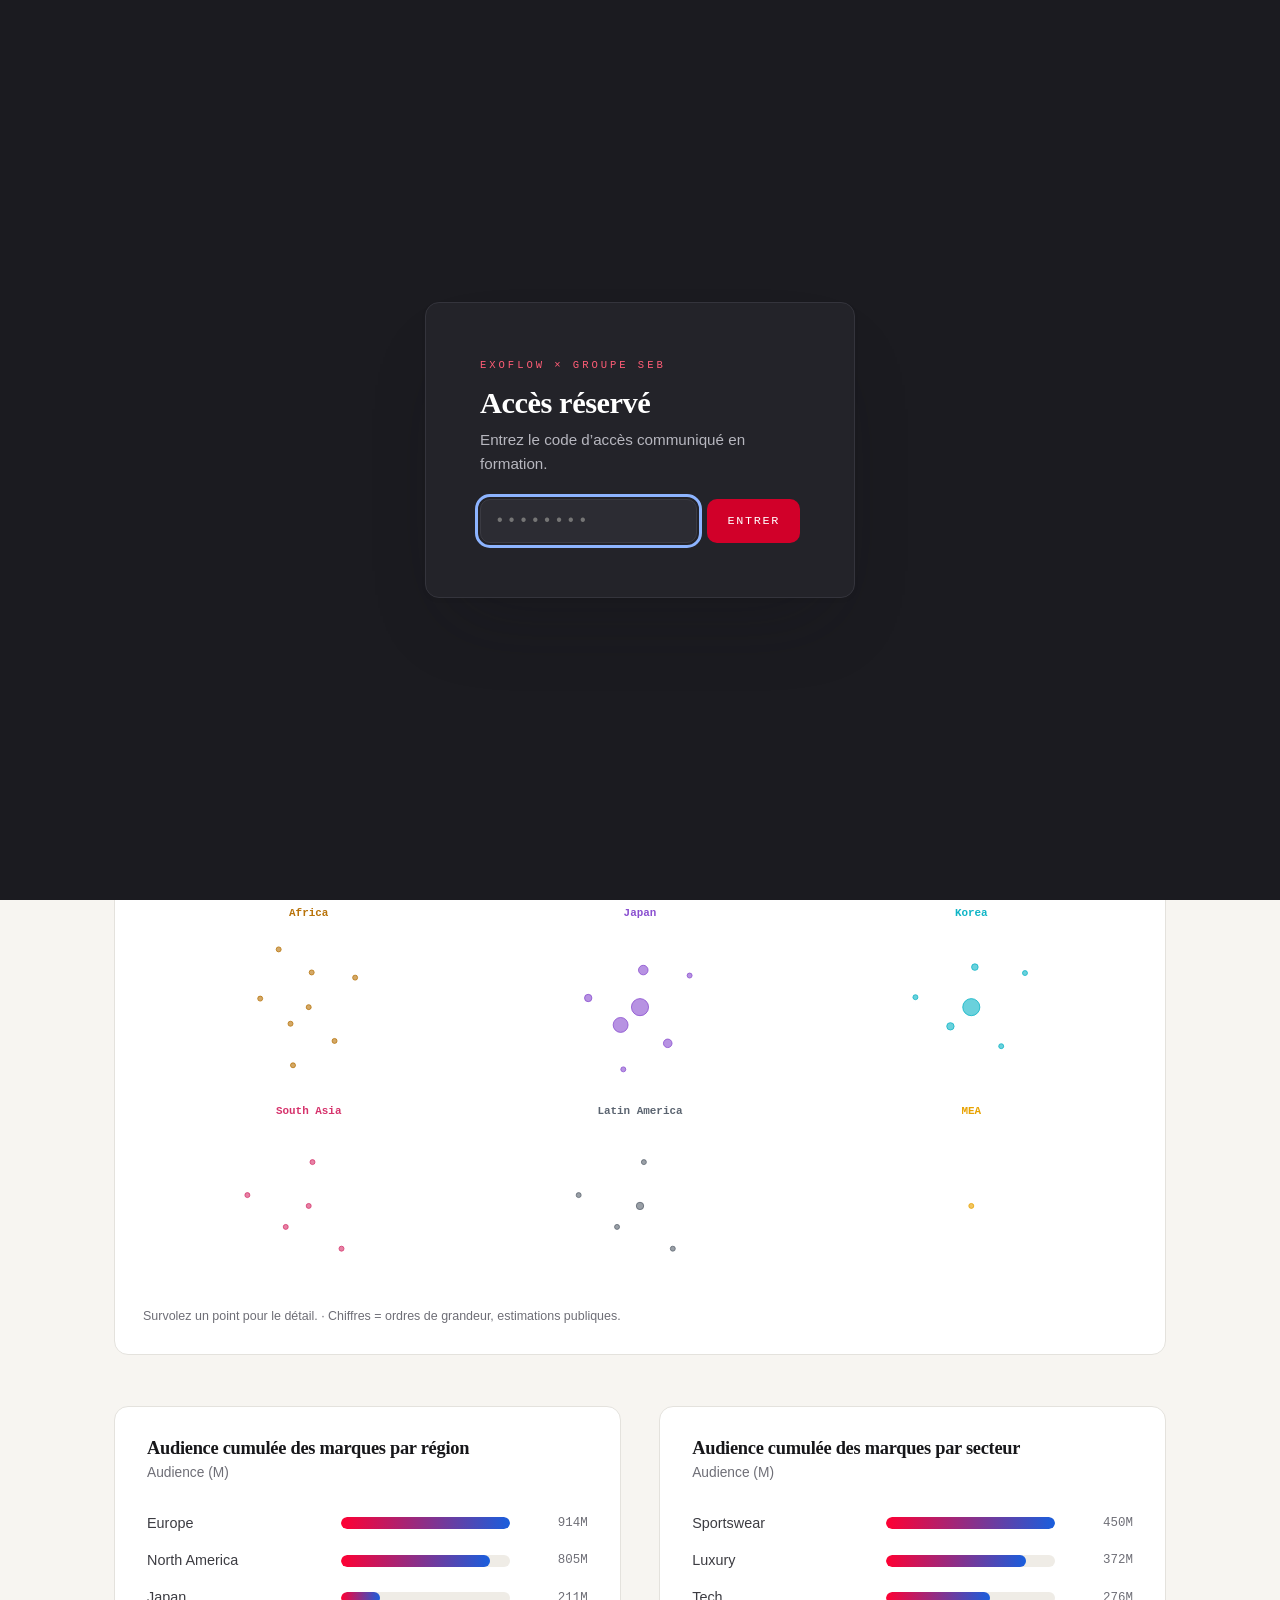
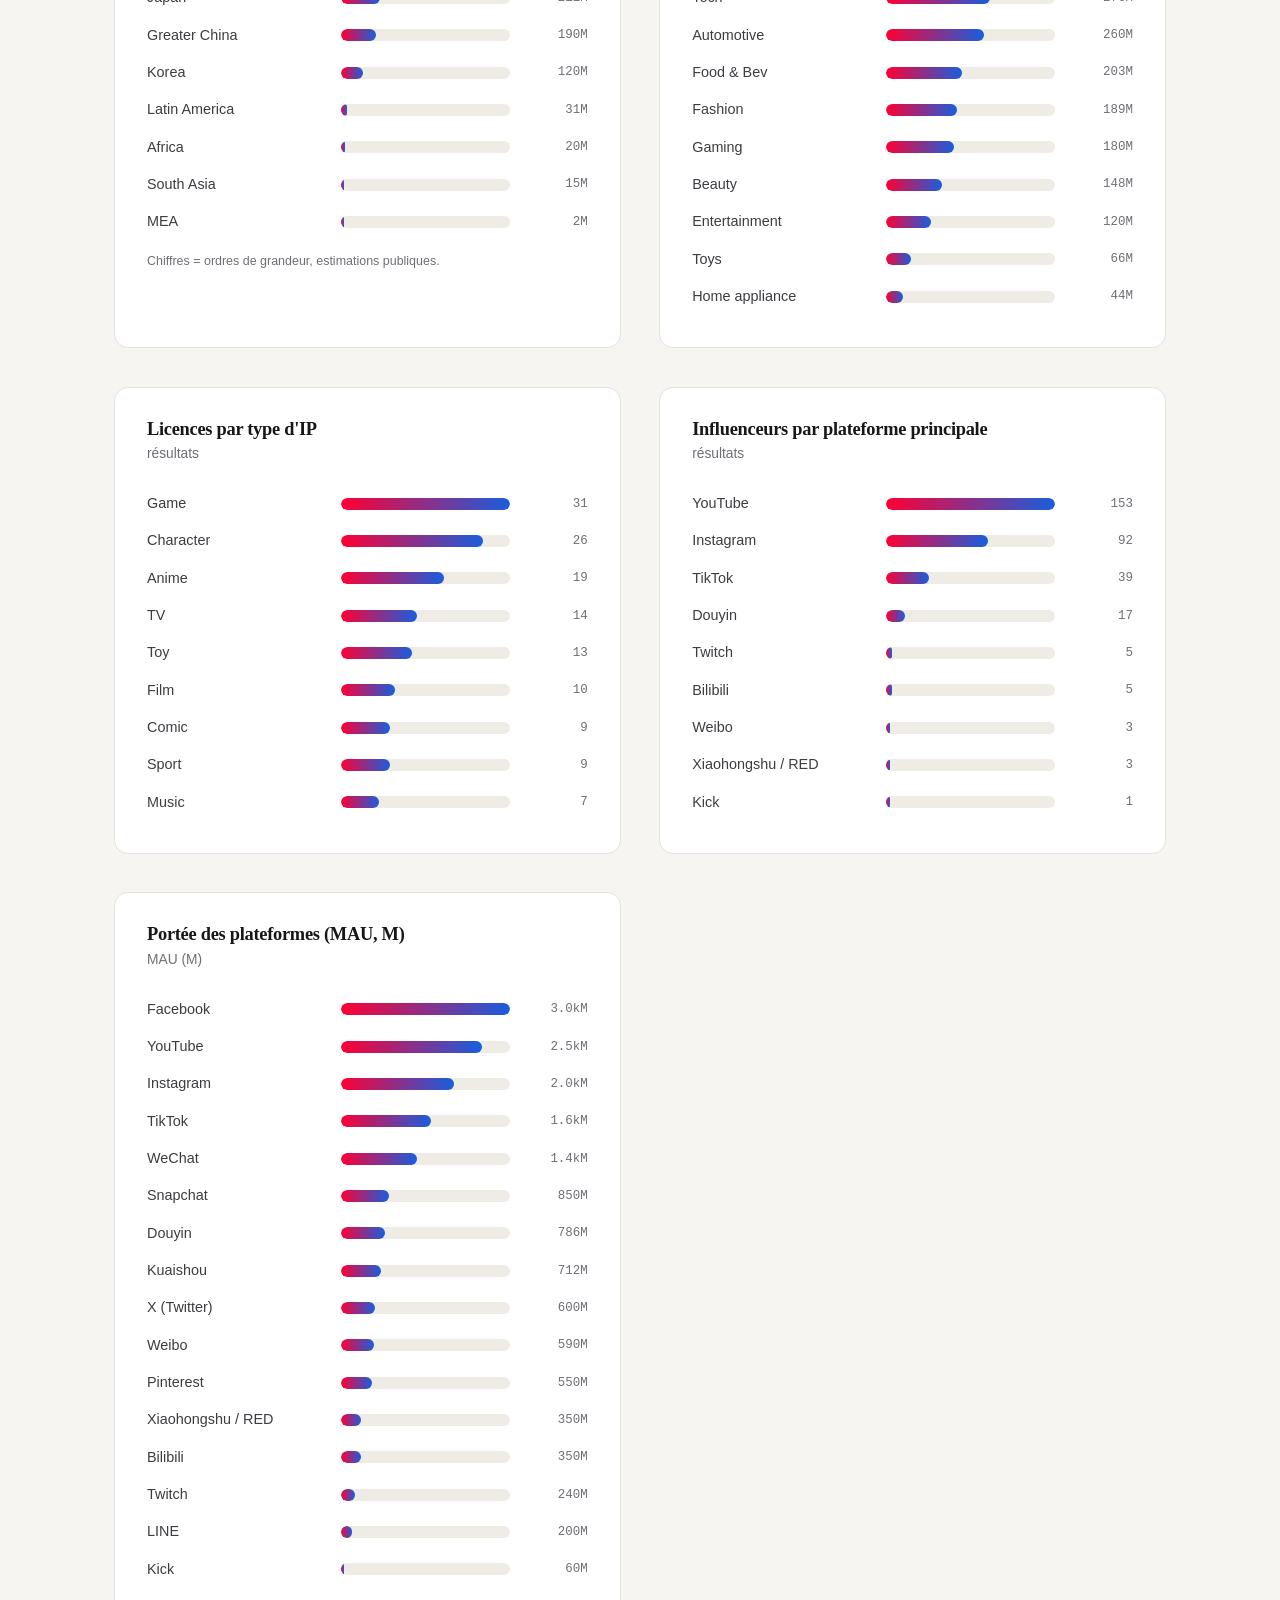
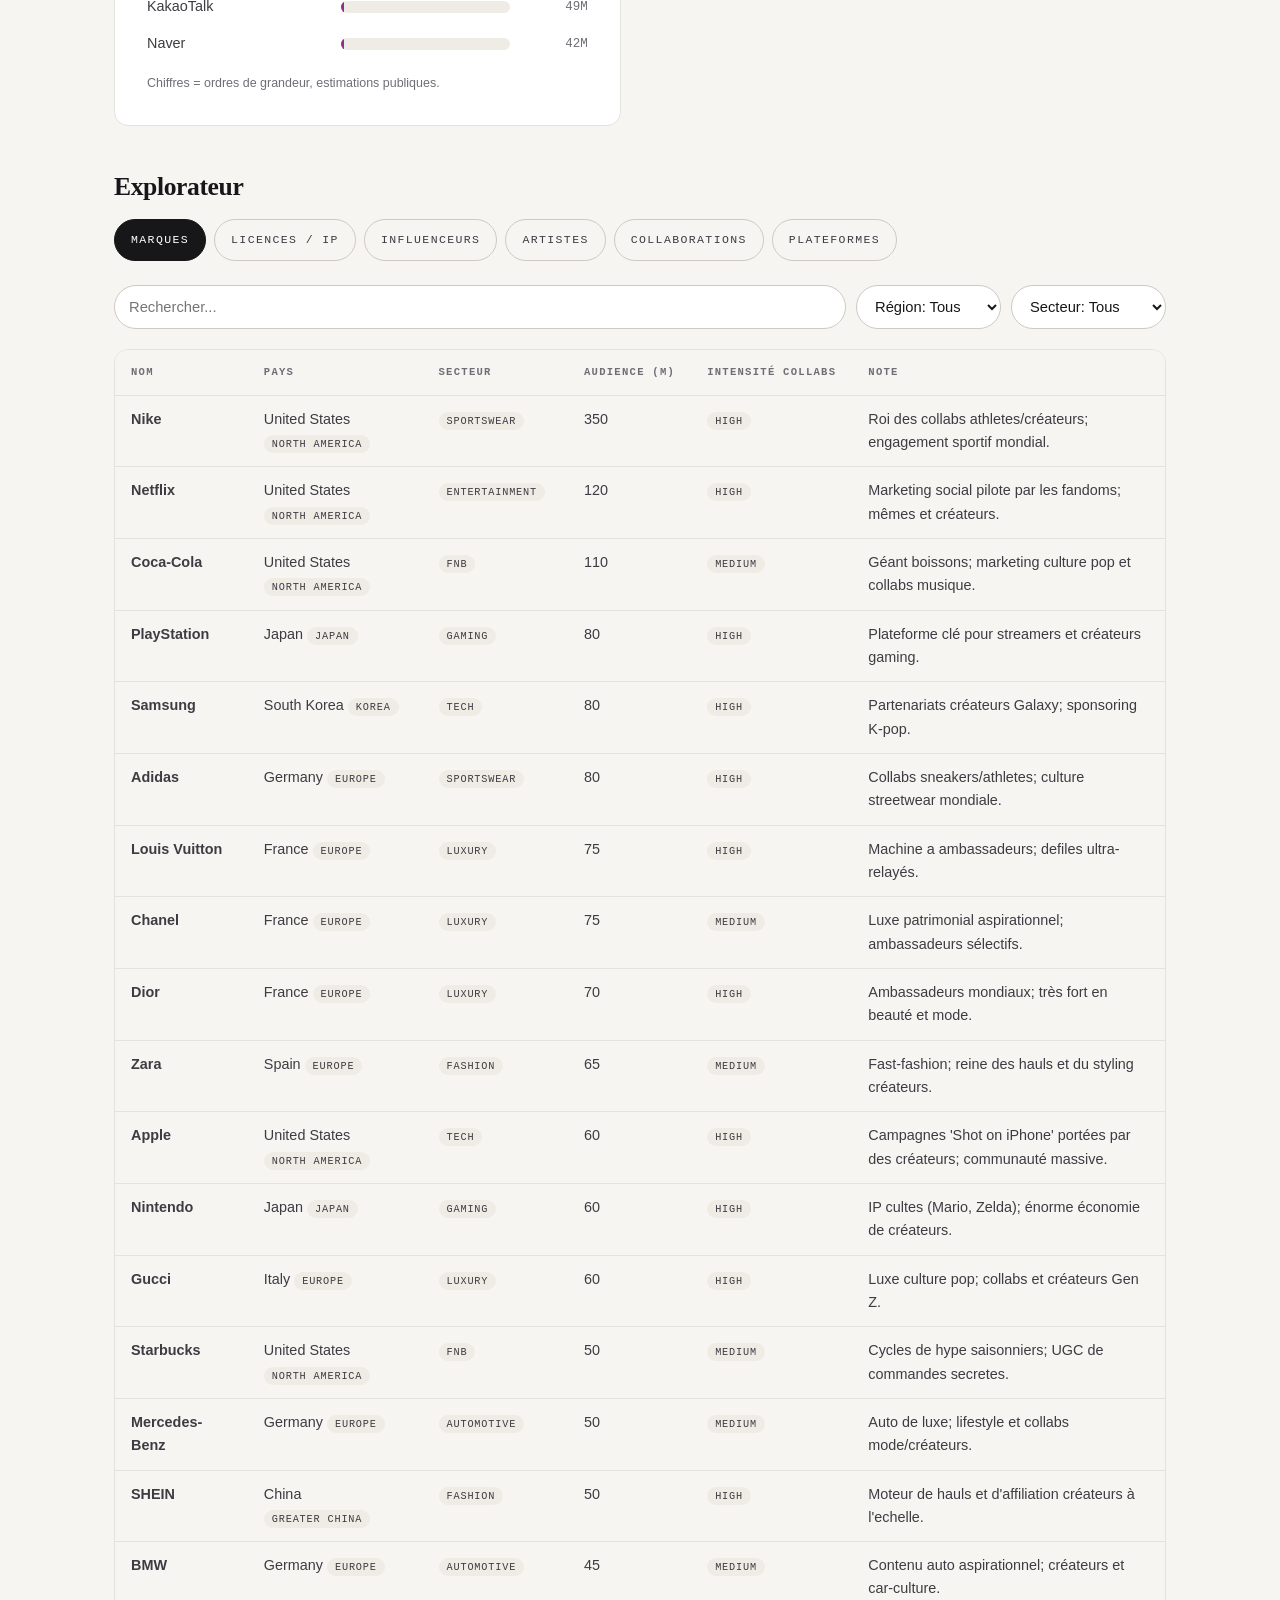
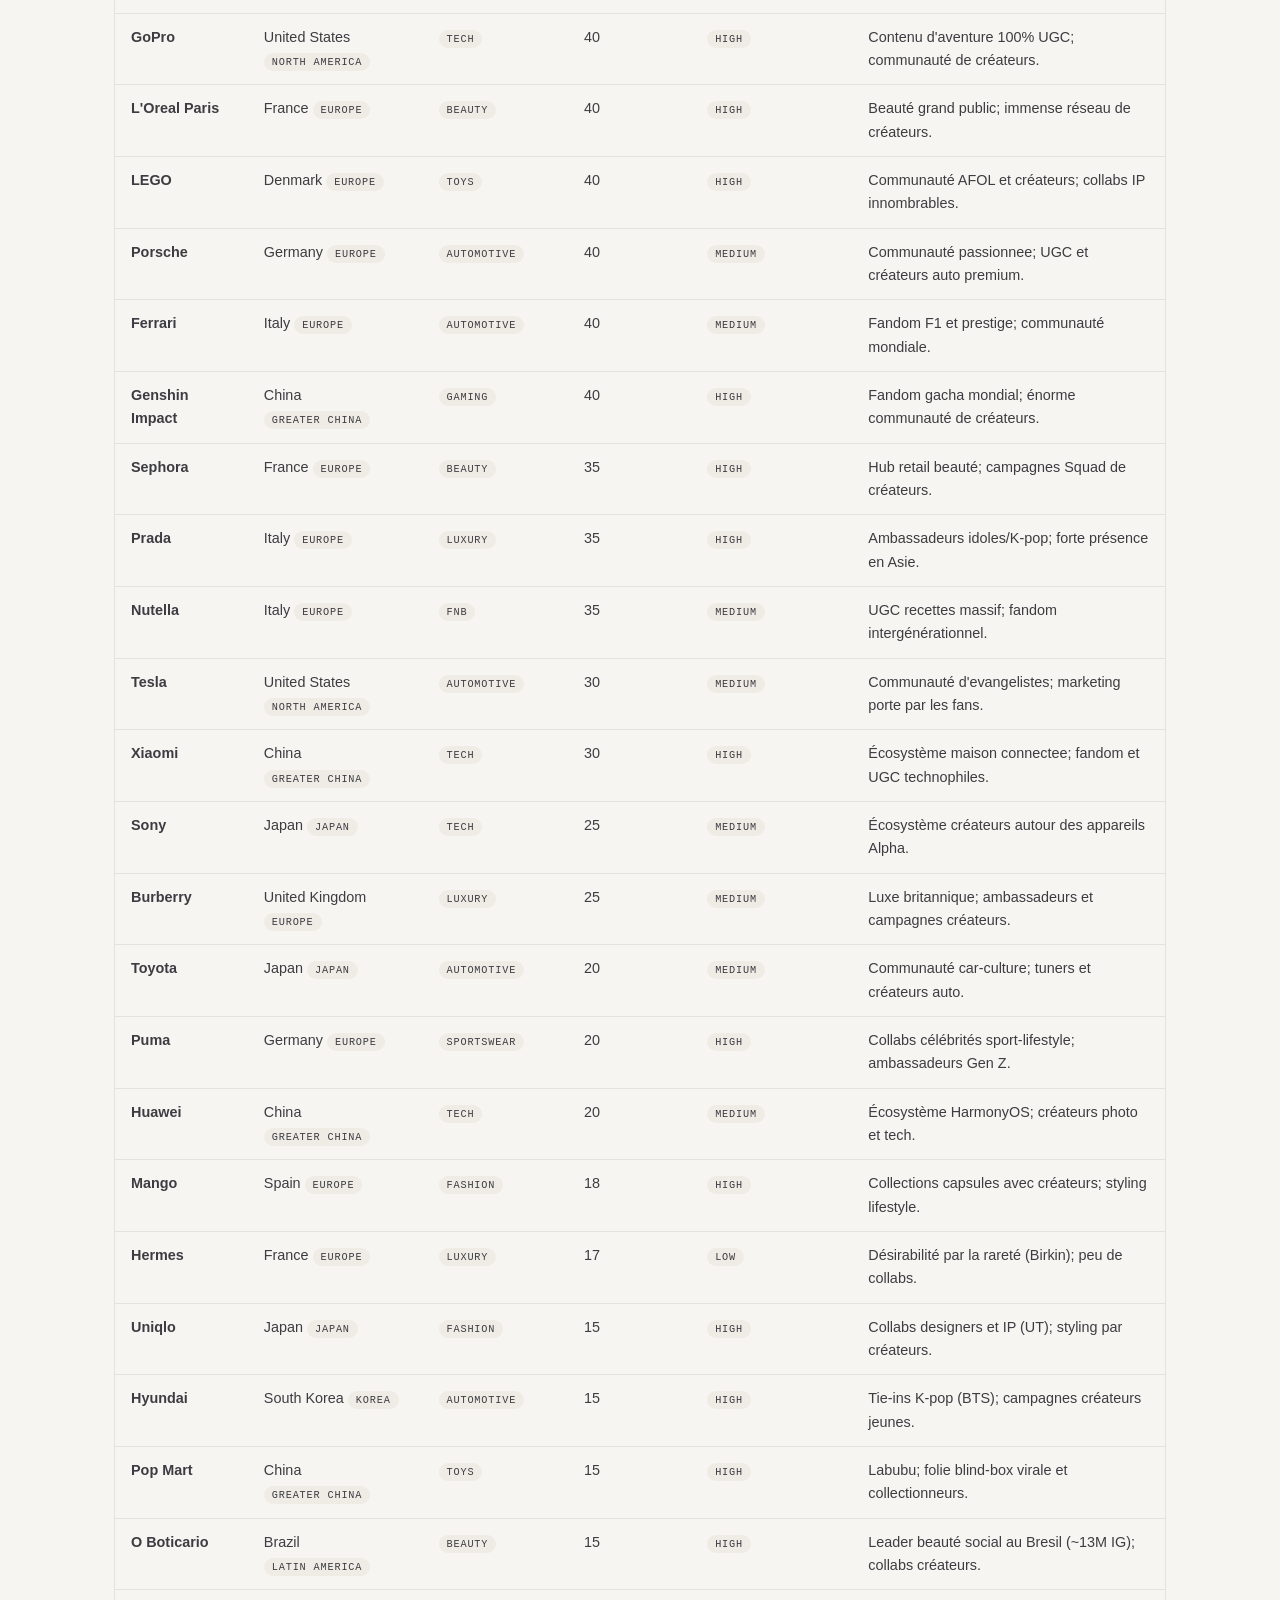
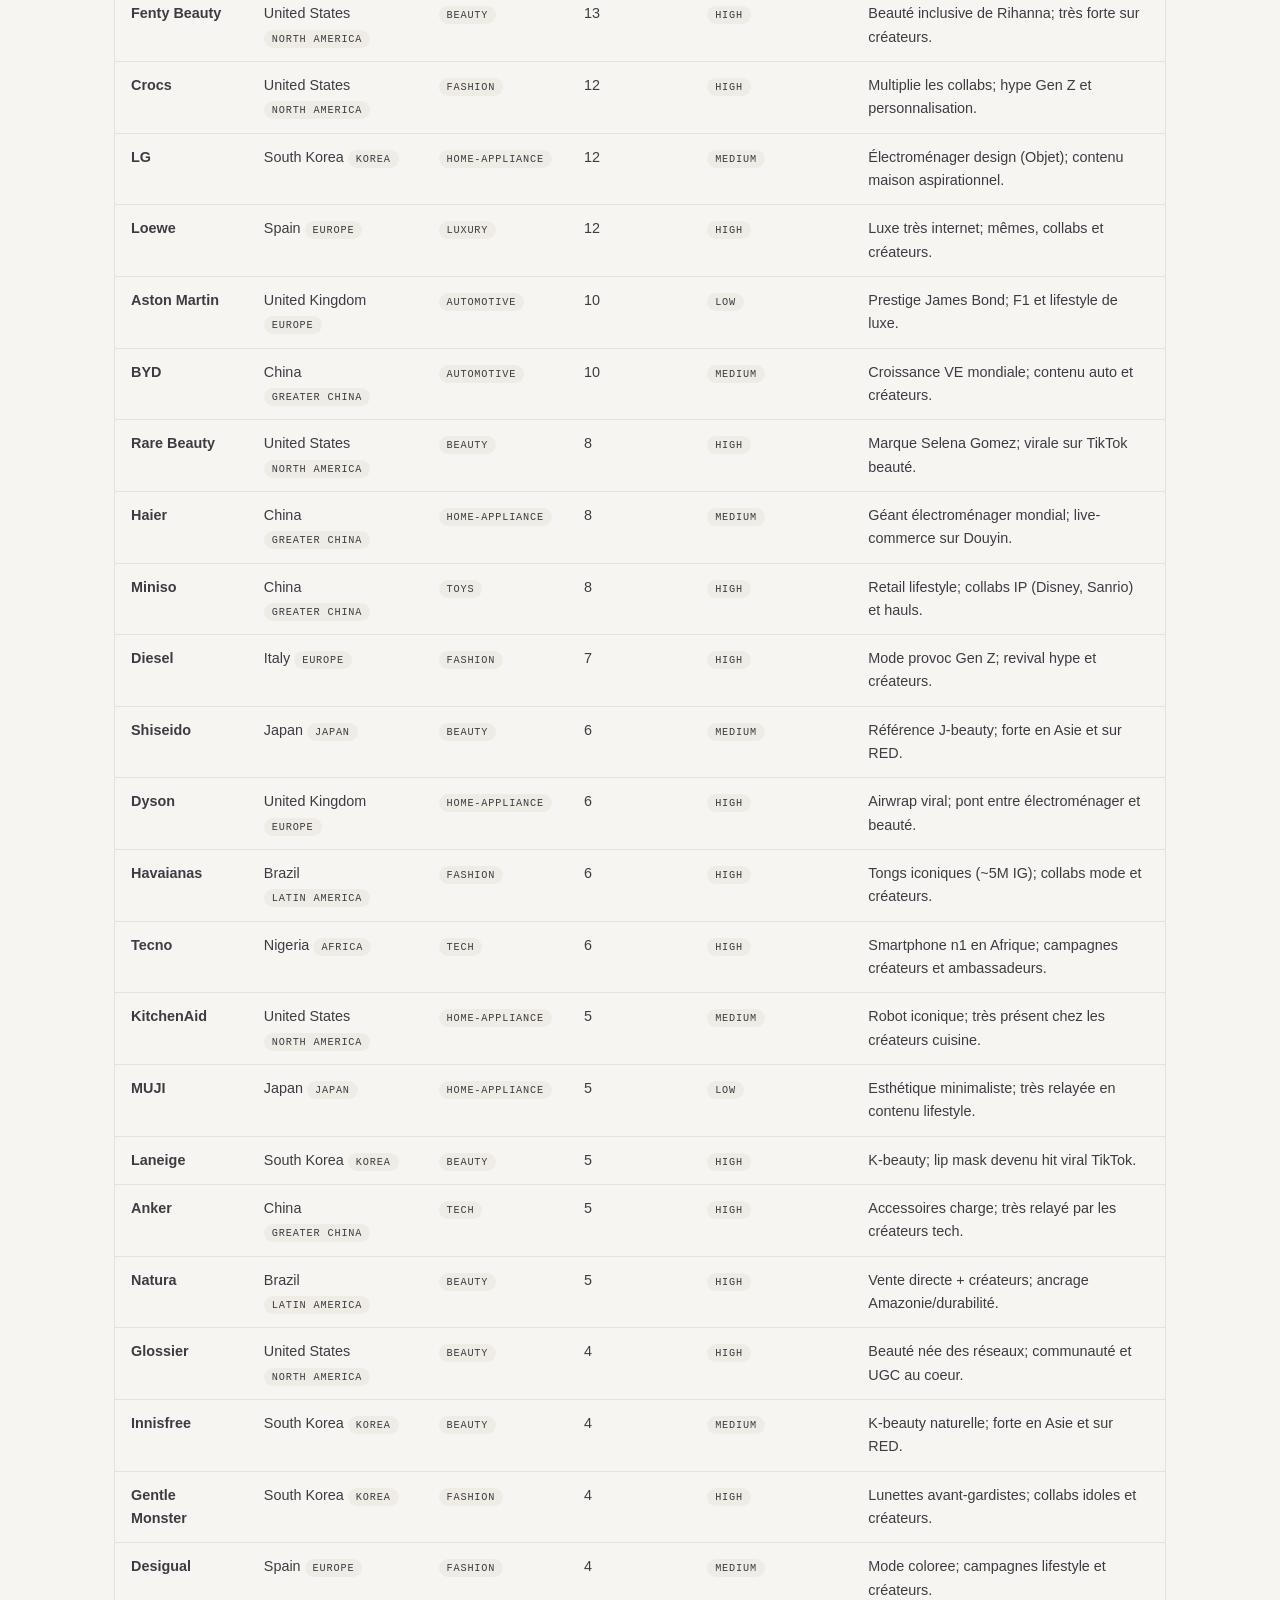
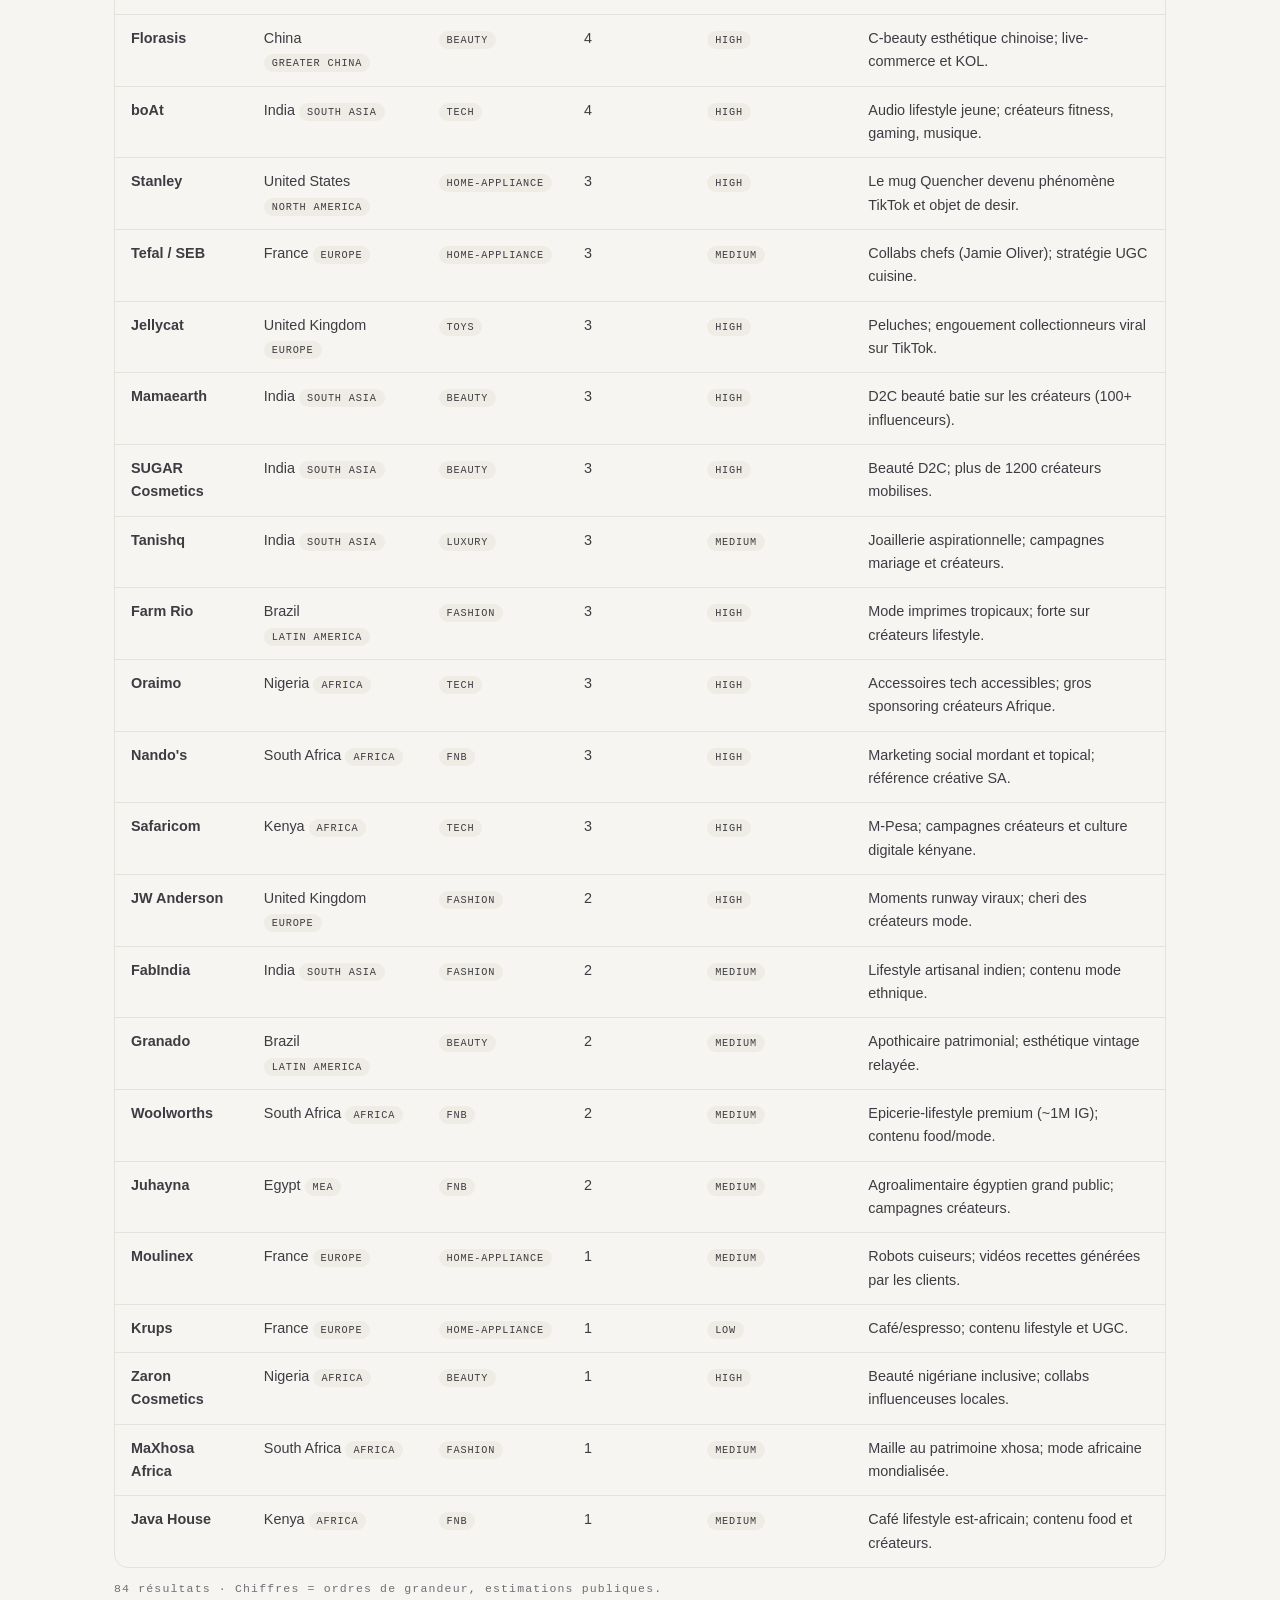
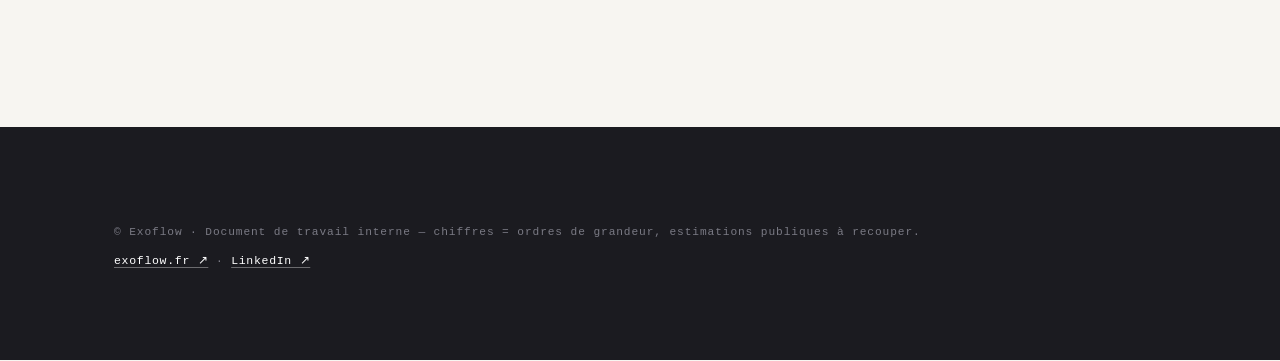
<file: data.html>
<!DOCTYPE html>
<html lang="fr">
<head>
<meta charset="UTF-8">
<meta name="viewport" content="width=device-width, initial-scale=1.0">
<meta http-equiv="Content-Security-Policy" content="default-src 'self'; script-src 'self' 'unsafe-inline'; style-src 'self' 'unsafe-inline' https://fonts.googleapis.com; font-src 'self' https://fonts.gstatic.com; img-src 'self' data:; media-src 'self'; connect-src 'self'; object-src 'none'; base-uri 'self'; form-action 'self'">
<meta name="referrer" content="strict-origin-when-cross-origin">
<meta name="robots" content="noindex, nofollow">
<title>Bases de données · Exoflow — Creator economy training</title>
<link rel="icon" type="image/svg+xml" href="assets/img/favicon.svg">
<link rel="preconnect" href="https://fonts.googleapis.com">
<link rel="preconnect" href="https://fonts.gstatic.com" crossorigin>
<link href="https://fonts.googleapis.com/css2?family=Fraunces:ital,opsz,wght@0,9..144,300..900;1,9..144,300..900&family=Inter:wght@300;400;500;600;700&family=Space+Mono:ital,wght@0,400;0,700;1,400&display=swap" rel="stylesheet">
<link rel="stylesheet" href="assets/css/styles.css">
<script>try{if(localStorage.getItem("ce-access")!=="ok")document.documentElement.classList.add("locked")}catch(e){document.documentElement.classList.add("locked")}</script>
</head>
<body>
<header class="topbar solid" id="topbar">
  <a class="brand" href="index.html" aria-label="Retour au playbook">
    <img src="assets/img/favicon.svg" alt="" style="height:24px;width:24px">
    <span class="brand-tag" style="color:var(--ink)">Exoflow · Creator economy training</span>
  </a>
  <nav class="topnav">
    <a href="index.html#about" class="lead-link"><span data-lang-fr>À propos</span><span data-lang-en>About</span></a>
    <a href="index.html">Playbook</a>
    <a href="ateliers.html"><span data-lang-fr>Ateliers</span><span data-lang-en>Workshops</span></a>
    <a href="programme.html"><span data-lang-fr>Programme</span><span data-lang-en>Programme</span></a>
    <a href="roi.html">ROI</a>
    <a href="data.html" class="active"><span data-lang-fr>Données</span><span data-lang-en>Data</span></a>
    <a href="lexique.html"><span data-lang-fr>Lexique</span><span data-lang-en>Lexicon</span></a>
  </nav>
  <div class="topbar-actions">
    <div class="lang-toggle" role="group" aria-label="Language">
      <button data-lang="fr" aria-pressed="true">FR</button>
      <button data-lang="en" aria-pressed="false">EN</button>
    </div>
    <a class="btn-link" href="index.html">← <span data-lang-fr>Playbook</span><span data-lang-en>Playbook</span></a>
  </div>
</header>

<main id="main" style="padding-top:60px">
<section id="data">
  <div class="wrap">
    <p class="eyebrow">★ · <span data-lang-fr>Outils data</span><span data-lang-en>Data tools</span></p>
    <h2 style="font-size:clamp(1.9rem,4vw,3.2rem);max-width:20ch"><span data-lang-fr>Explorer les bases de données</span><span data-lang-en>Explore the databases</span></h2>
    <p class="lead mt-s"><span data-lang-fr>~780 entrées — marques, licences, 318 influenceurs (dont ~175 food), artistes, 135 collaborations, plateformes et benchmarks de prix. Filtrez, survolez, triez. Chiffres = ordres de grandeur, estimations publiques.</span><span data-lang-en>~780 entries — brands, licenses, 318 influencers (incl. ~175 food), artists, 135 collaborations, platforms and price benchmarks. Filter, hover, sort. Figures = orders of magnitude, public estimates.</span></p>

    <div class="cluster-wrap mt">
      <h3 style="font-family:var(--serif);font-size:1.5rem;margin-bottom:4px" data-i18n="cluster.title">Nuage interactif</h3>
      <p class="viz-sub" data-i18n="cluster.sub" style="color:var(--muted);font-size:.9rem;margin-bottom:16px"></p>
      <div class="explorer-controls" id="cluster-controls"></div>
      <div id="cluster-viz"></div>
    </div>

    <div class="grid g2 mt" id="viz-grid"></div>

    <h3 style="font-family:var(--serif);font-size:1.6rem;margin:48px 0 18px"><span data-lang-fr>Explorateur</span><span data-lang-en>Explorer</span></h3>
    <div class="tabs" role="tablist">
      <button class="tab" role="tab" data-tab="brands" aria-selected="true" data-i18n="tabs.brands">Marques</button>
      <button class="tab" role="tab" data-tab="licenses" aria-selected="false" data-i18n="tabs.licenses">Licences / IP</button>
      <button class="tab" role="tab" data-tab="influencers" aria-selected="false" data-i18n="tabs.influencers">Influenceurs</button>
      <button class="tab" role="tab" data-tab="artists" aria-selected="false" data-i18n="tabs.artists">Artistes</button>
      <button class="tab" role="tab" data-tab="collaborations" aria-selected="false" data-i18n="tabs.collabs">Collaborations</button>
      <button class="tab" role="tab" data-tab="platforms" aria-selected="false" data-i18n="tabs.platforms">Plateformes</button>
    </div>
    <div class="explorer-controls" id="explorer-controls"></div>
    <div id="explorer-table"></div>
  </div>
</section>
</main>

<footer class="foot"><div class="wrap"><small>© Exoflow · <span data-lang-fr>Document de travail interne — chiffres = ordres de grandeur, estimations publiques à recouper.</span><span data-lang-en>Internal working document — figures = orders of magnitude, public estimates to verify.</span></small><small class="foot-links" style="display:block;margin-top:8px"><a href="https://exoflow.fr" target="_blank" rel="noopener">exoflow.fr ↗</a> · <a href="https://www.linkedin.com/in/victorbouin" target="_blank" rel="noopener">LinkedIn ↗</a></small></div></footer>

<script src="assets/js/data-bundle.js"></script>
<script src="assets/js/i18n.js"></script>
<script src="assets/js/dataviz.js"></script>
<script src="assets/js/app.js"></script>
</body>
</html>
</file>
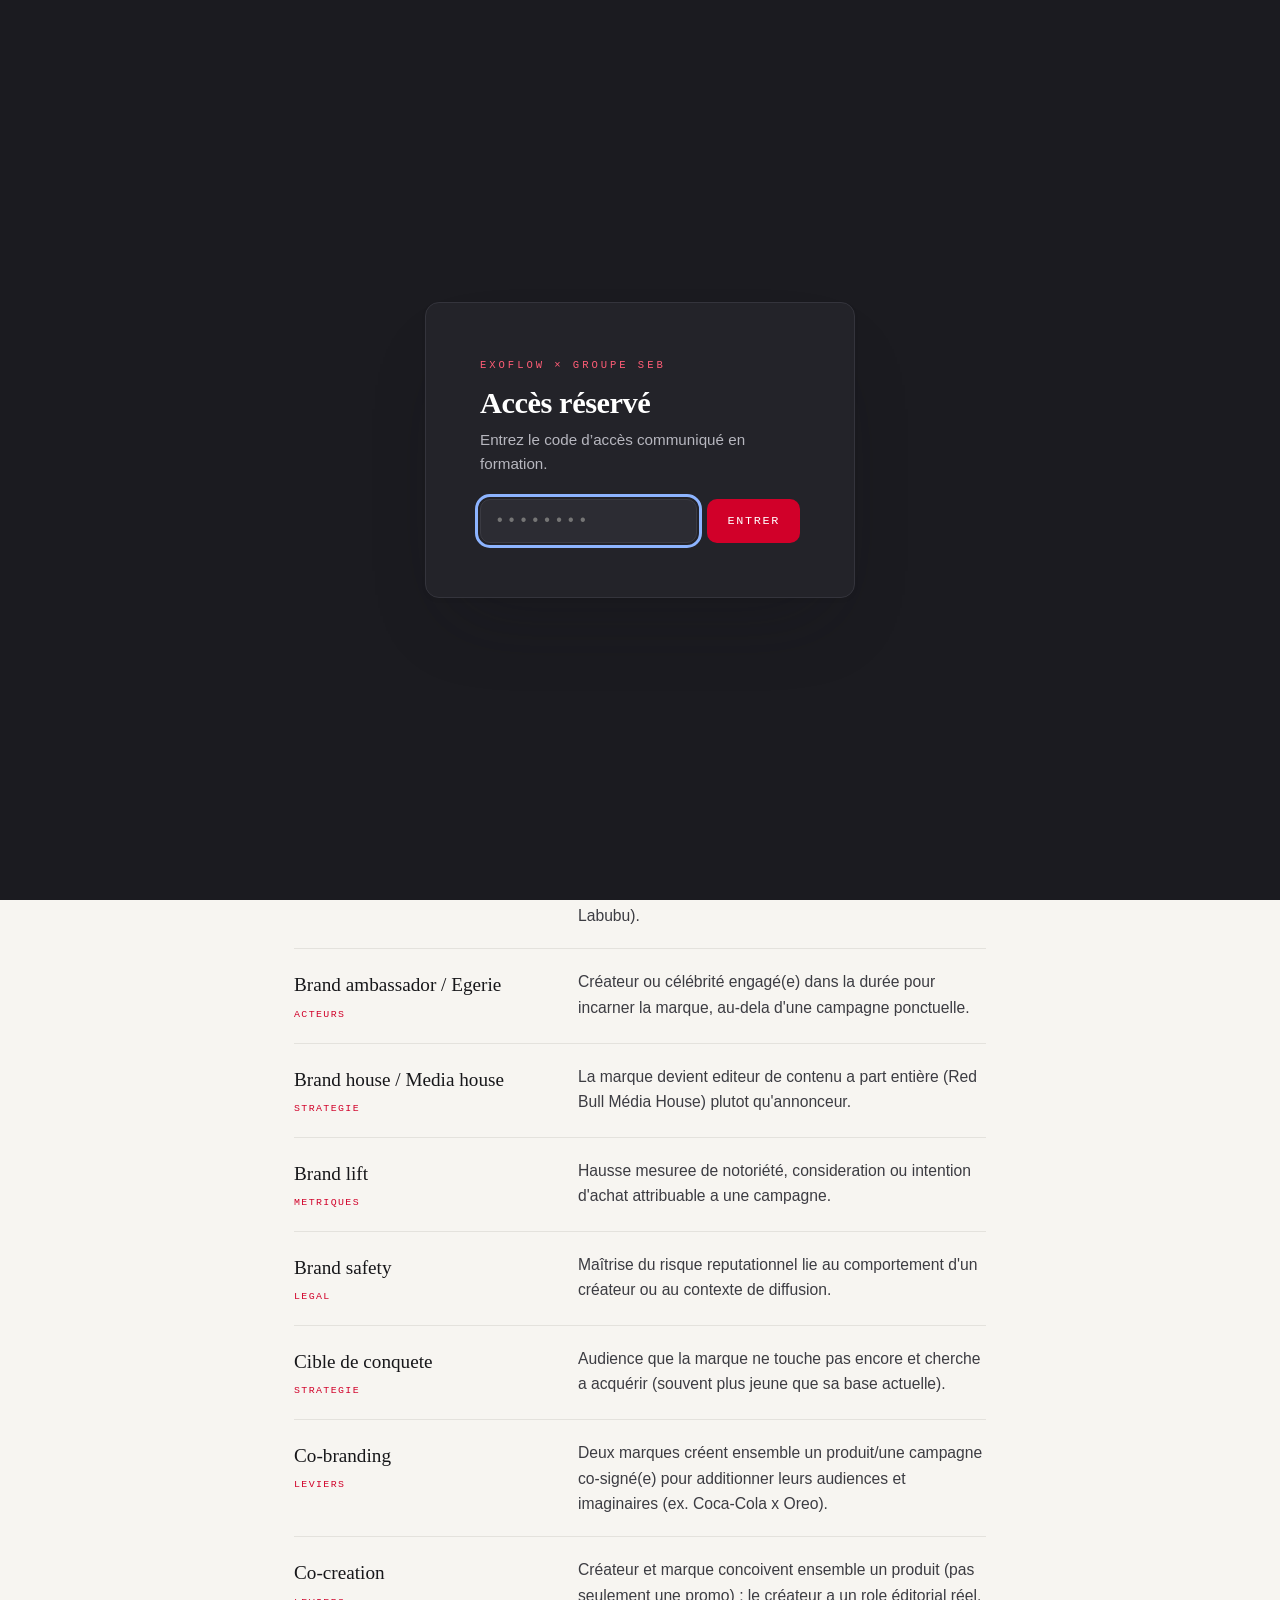
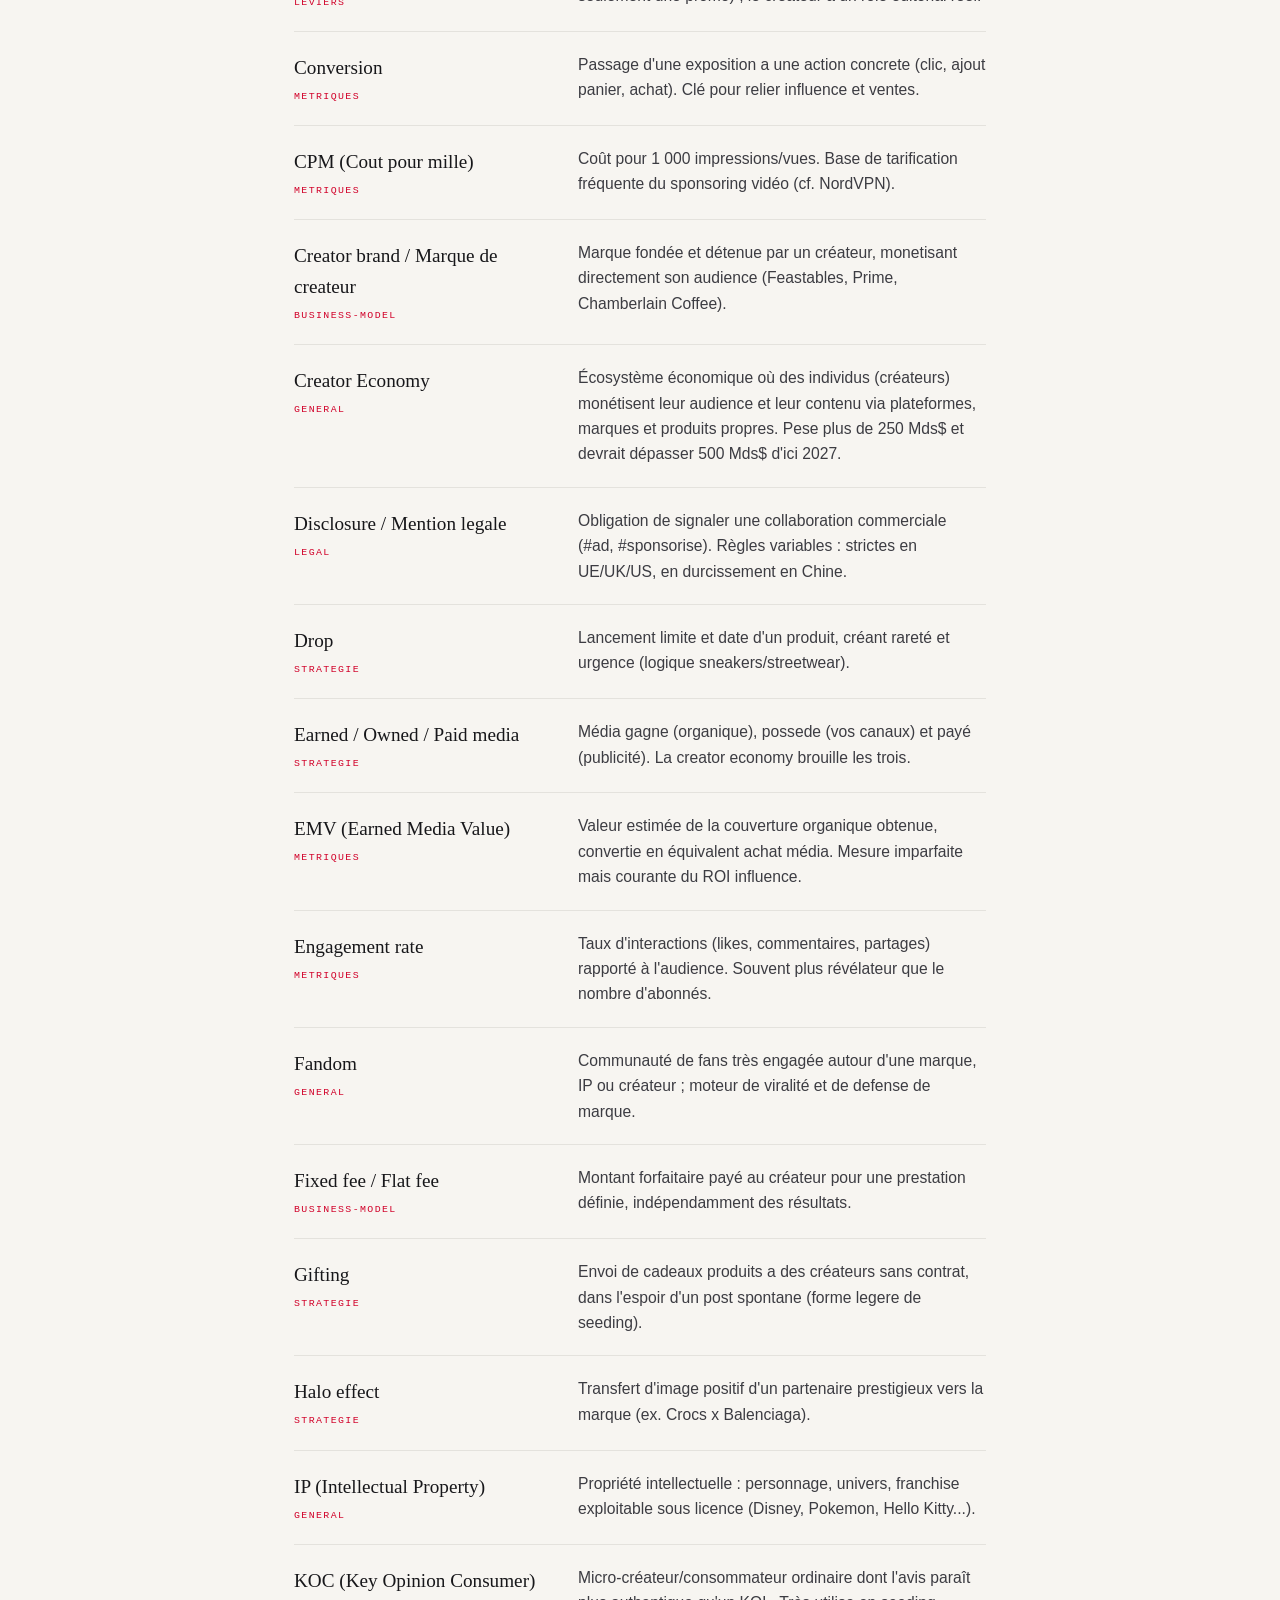
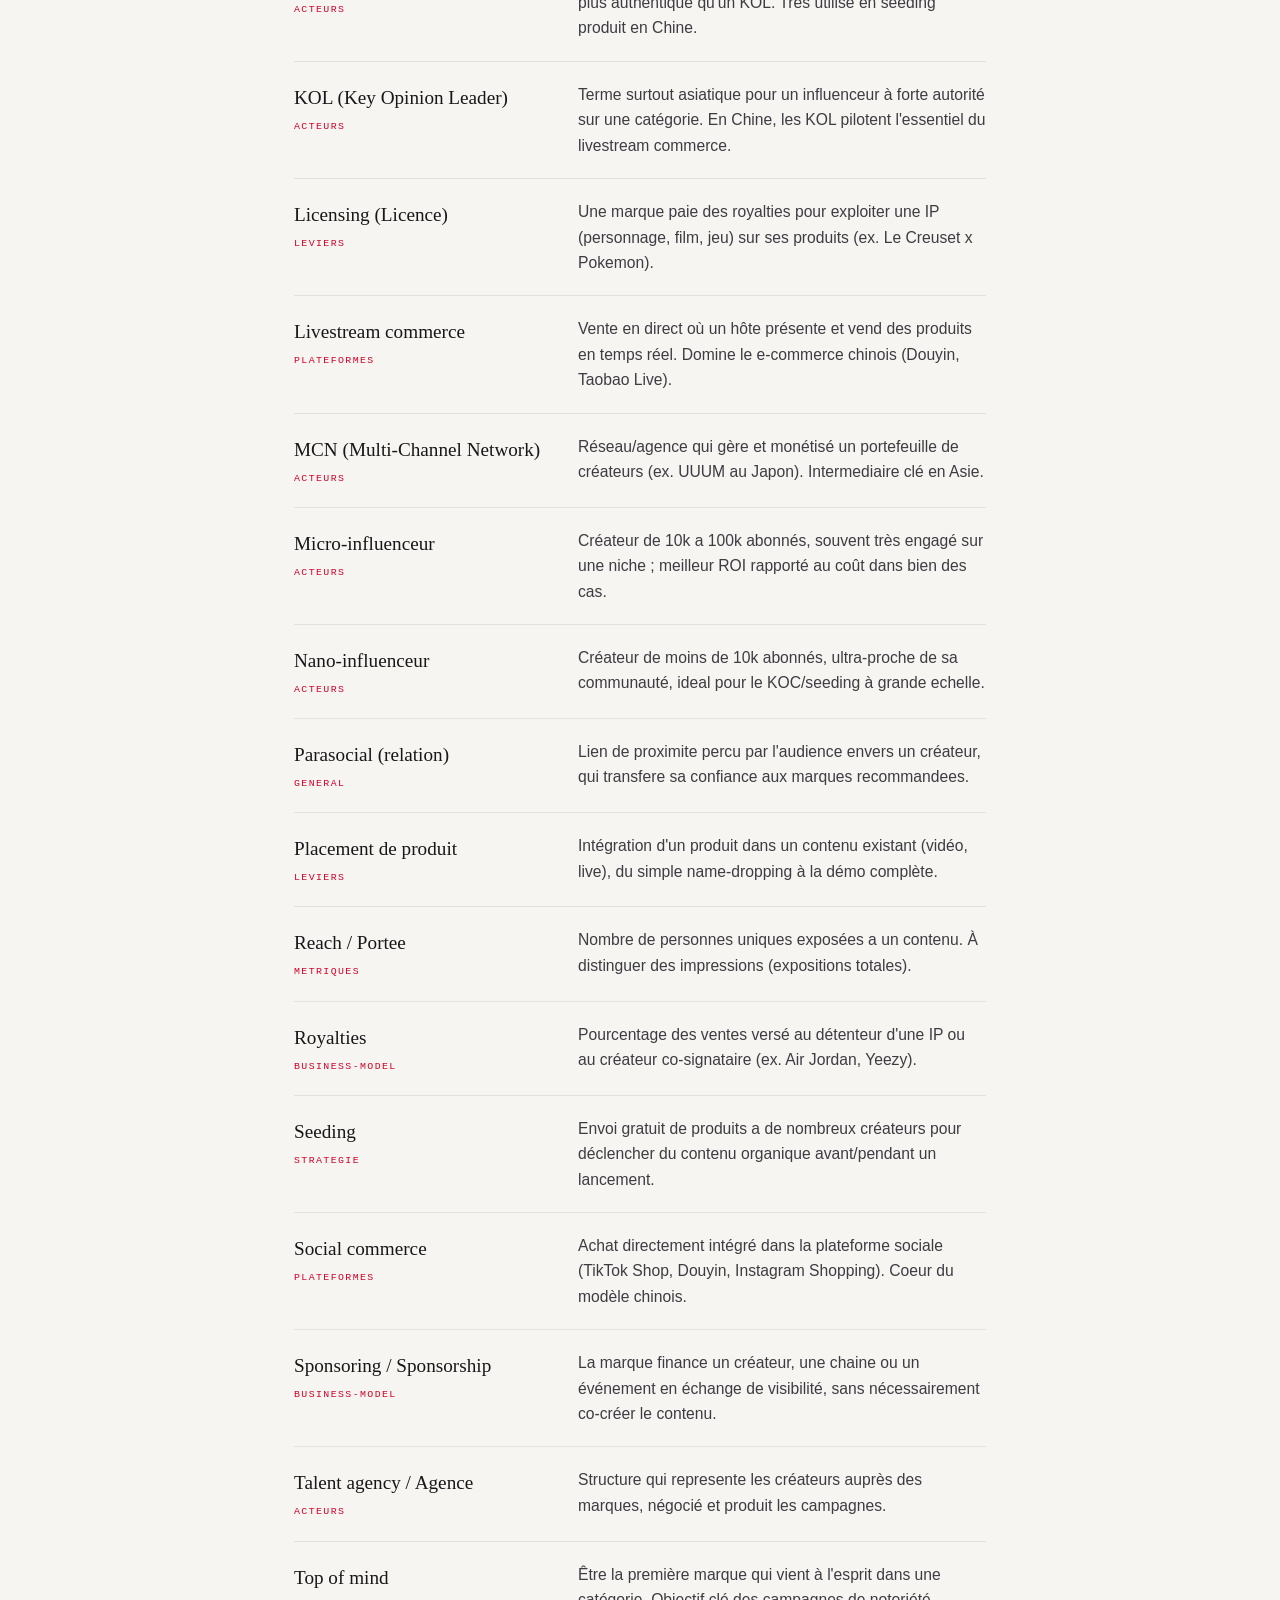
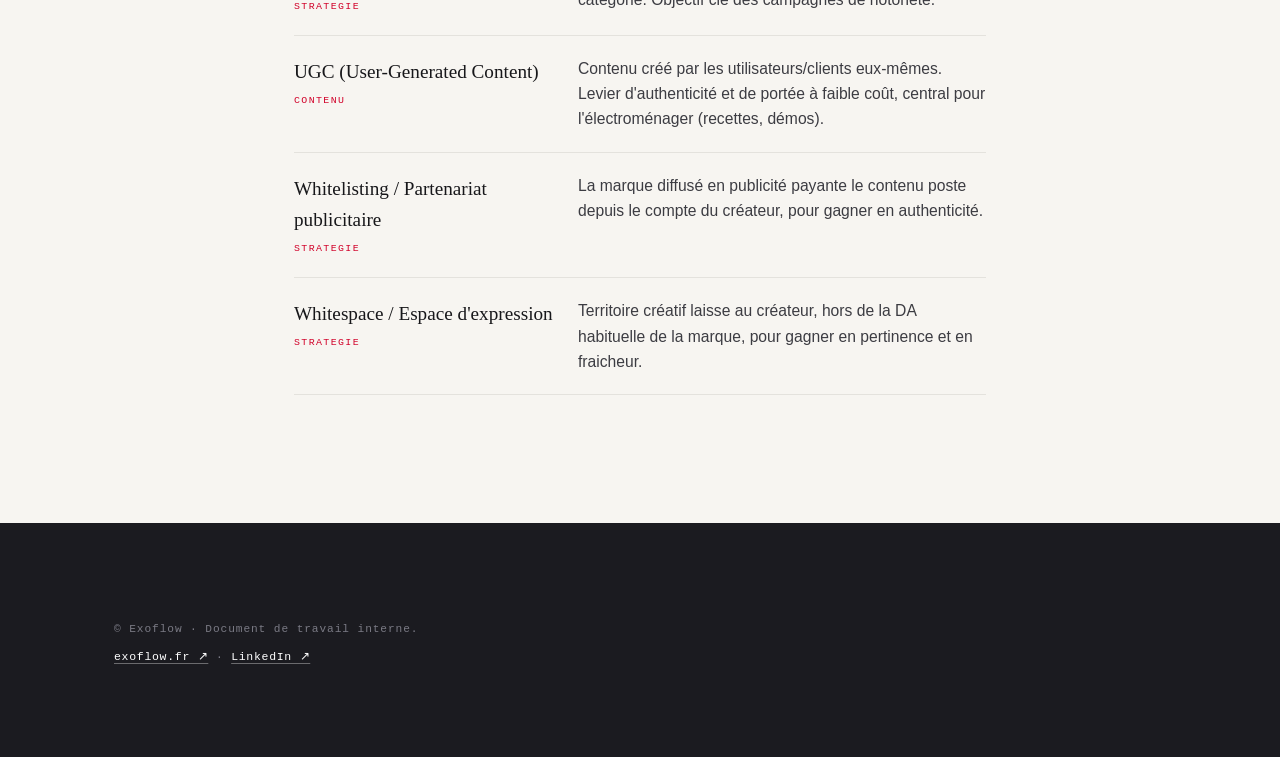
<file: lexique.html>
<!DOCTYPE html>
<html lang="fr">
<head>
<meta charset="UTF-8">
<meta name="viewport" content="width=device-width, initial-scale=1.0">
<meta http-equiv="Content-Security-Policy" content="default-src 'self'; script-src 'self' 'unsafe-inline'; style-src 'self' 'unsafe-inline' https://fonts.googleapis.com; font-src 'self' https://fonts.gstatic.com; img-src 'self' data:; media-src 'self'; connect-src 'self'; object-src 'none'; base-uri 'self'; form-action 'self'">
<meta name="referrer" content="strict-origin-when-cross-origin">
<meta name="robots" content="noindex, nofollow">
<title>Lexique · Exoflow — Creator economy training</title>
<link rel="icon" type="image/svg+xml" href="assets/img/favicon.svg">
<link rel="preconnect" href="https://fonts.googleapis.com">
<link rel="preconnect" href="https://fonts.gstatic.com" crossorigin>
<link href="https://fonts.googleapis.com/css2?family=Fraunces:ital,opsz,wght@0,9..144,300..900;1,9..144,300..900&family=Inter:wght@300;400;500;600;700&family=Space+Mono:ital,wght@0,400;0,700;1,400&display=swap" rel="stylesheet">
<link rel="stylesheet" href="assets/css/styles.css">
<script>try{if(localStorage.getItem("ce-access")!=="ok")document.documentElement.classList.add("locked")}catch(e){document.documentElement.classList.add("locked")}</script>
</head>
<body>
<header class="topbar solid" id="topbar">
  <a class="brand" href="index.html" aria-label="Retour au playbook">
    <img src="assets/img/favicon.svg" alt="" style="height:24px;width:24px">
    <span class="brand-tag" style="color:var(--ink)">Exoflow · Creator economy training</span>
  </a>
  <nav class="topnav">
    <a href="index.html#about" class="lead-link"><span data-lang-fr>À propos</span><span data-lang-en>About</span></a>
    <a href="index.html">Playbook</a>
    <a href="ateliers.html"><span data-lang-fr>Ateliers</span><span data-lang-en>Workshops</span></a>
    <a href="programme.html"><span data-lang-fr>Programme</span><span data-lang-en>Programme</span></a>
    <a href="roi.html">ROI</a>
    <a href="data.html"><span data-lang-fr>Données</span><span data-lang-en>Data</span></a>
    <a href="lexique.html" class="active"><span data-lang-fr>Lexique</span><span data-lang-en>Lexicon</span></a>
  </nav>
  <div class="topbar-actions">
    <div class="lang-toggle" role="group" aria-label="Language">
      <button data-lang="fr" aria-pressed="true">FR</button>
      <button data-lang="en" aria-pressed="false">EN</button>
    </div>
    <a class="btn-link" href="index.html">← <span data-lang-fr>Playbook</span><span data-lang-en>Playbook</span></a>
  </div>
</header>

<main id="main" style="padding-top:60px">
<section id="lexique">
  <div class="wrap-narrow">
    <p class="eyebrow">★ · <span data-lang-fr>Lexique</span><span data-lang-en>Lexicon</span></p>
    <h2 style="font-size:clamp(1.9rem,4vw,3.2rem)"><span data-lang-fr>Le vocabulaire de la creator economy</span><span data-lang-en>The creator economy vocabulary</span></h2>
    <p class="lead mt-s"><span data-lang-fr>Les termes clés à connaître — cherchez par mot ou notion.</span><span data-lang-en>The key terms to know — search by word or concept.</span></p>
    <div class="explorer-controls mt"><input type="text" id="lex-search" aria-label="Rechercher / Search" data-i18n-ph="ui.search" placeholder="Rechercher..."></div>
    <div class="lex-list" id="lex-list"></div>
  </div>
</section>
</main>

<footer class="foot"><div class="wrap"><small>© Exoflow · <span data-lang-fr>Document de travail interne.</span><span data-lang-en>Internal working document.</span></small><small class="foot-links" style="display:block;margin-top:8px"><a href="https://exoflow.fr" target="_blank" rel="noopener">exoflow.fr ↗</a> · <a href="https://www.linkedin.com/in/victorbouin" target="_blank" rel="noopener">LinkedIn ↗</a></small></div></footer>

<script src="assets/js/data-bundle.js"></script>
<script src="assets/js/i18n.js"></script>
<script src="assets/js/dataviz.js"></script>
<script src="assets/js/app.js"></script>
</body>
</html>
</file>
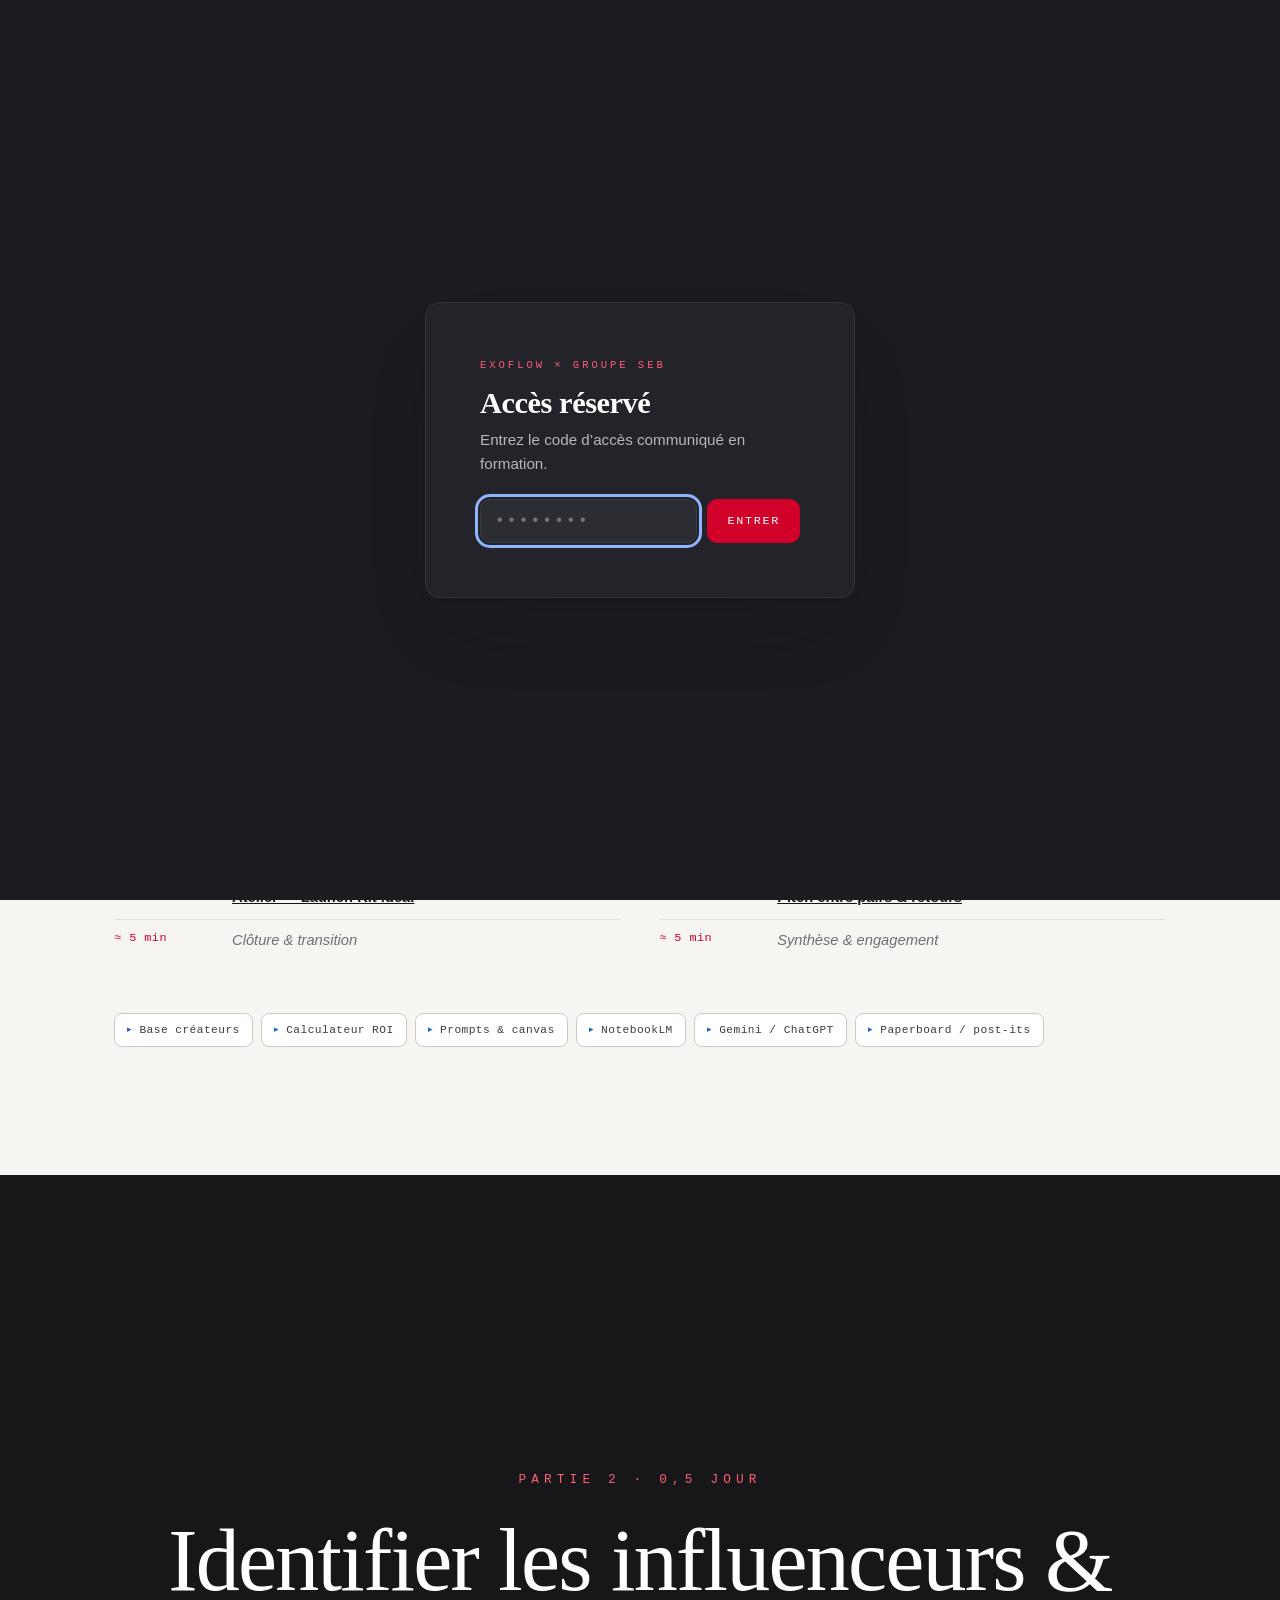
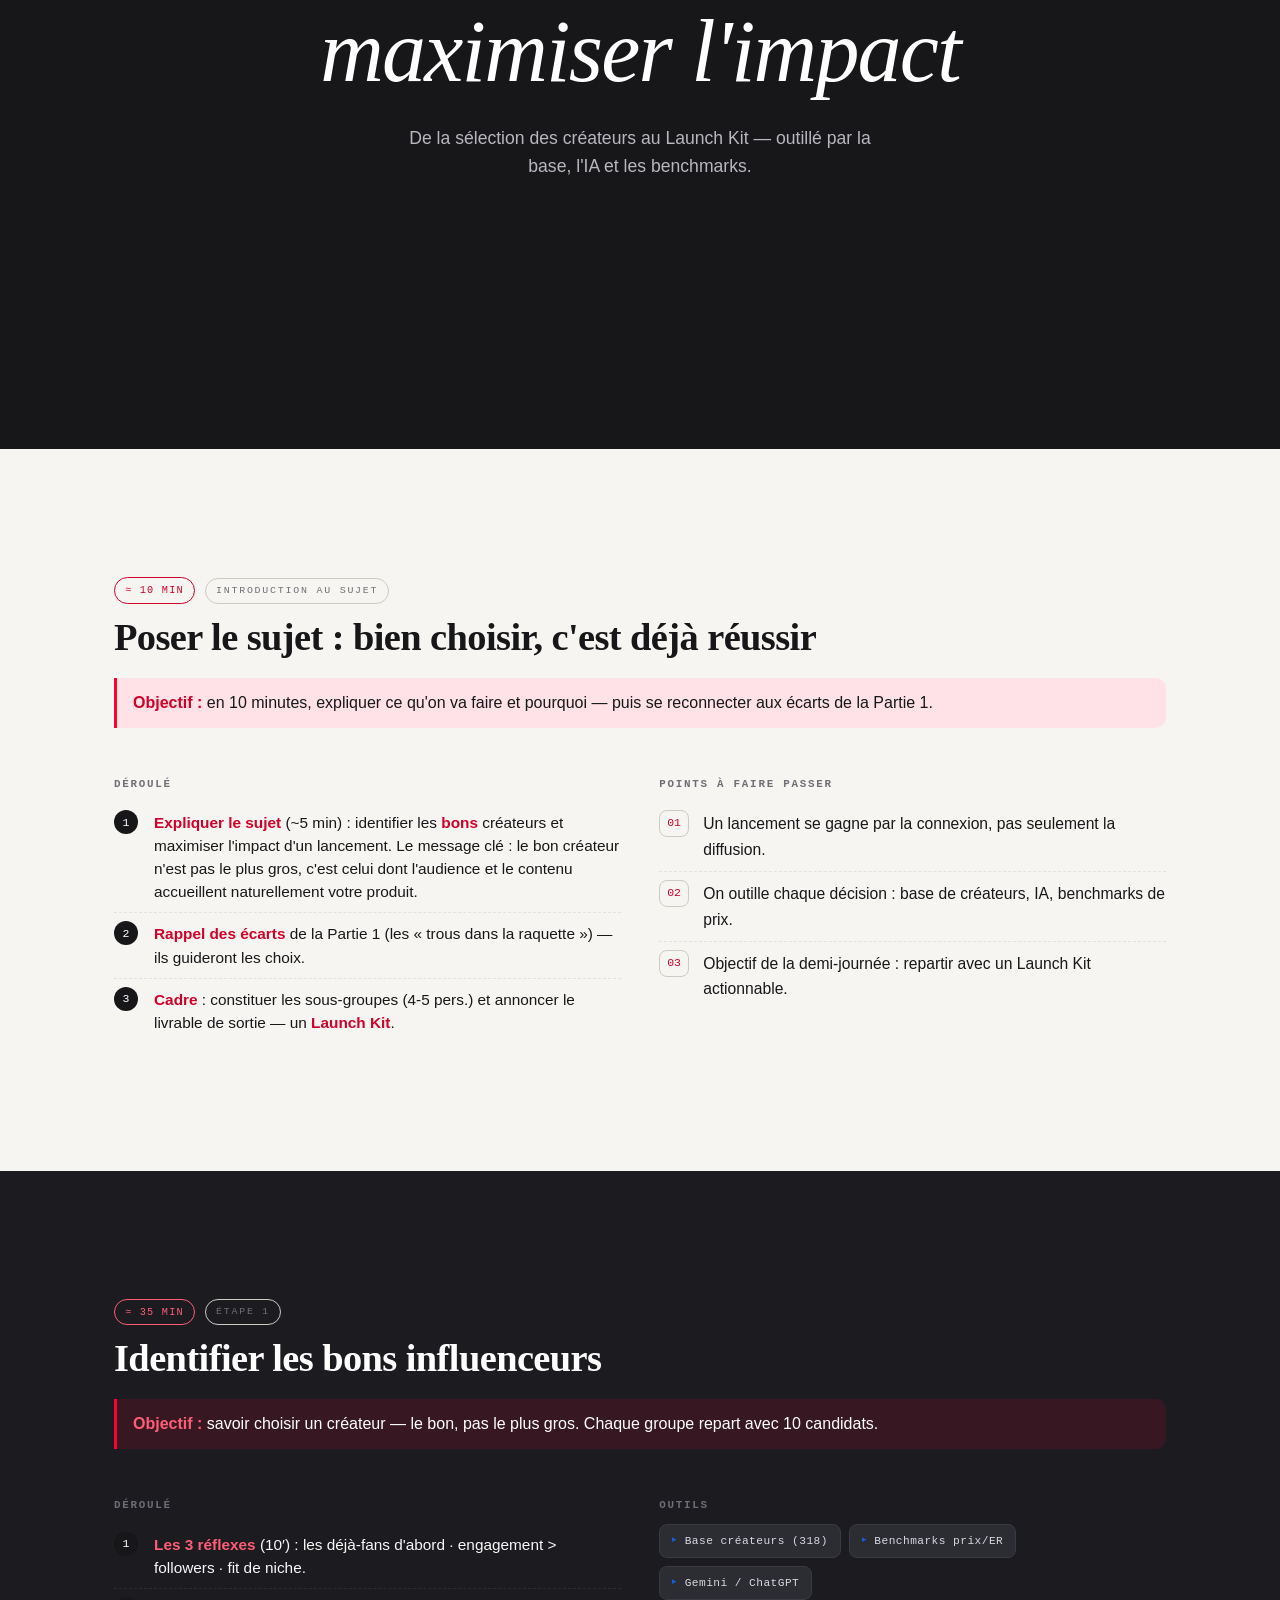
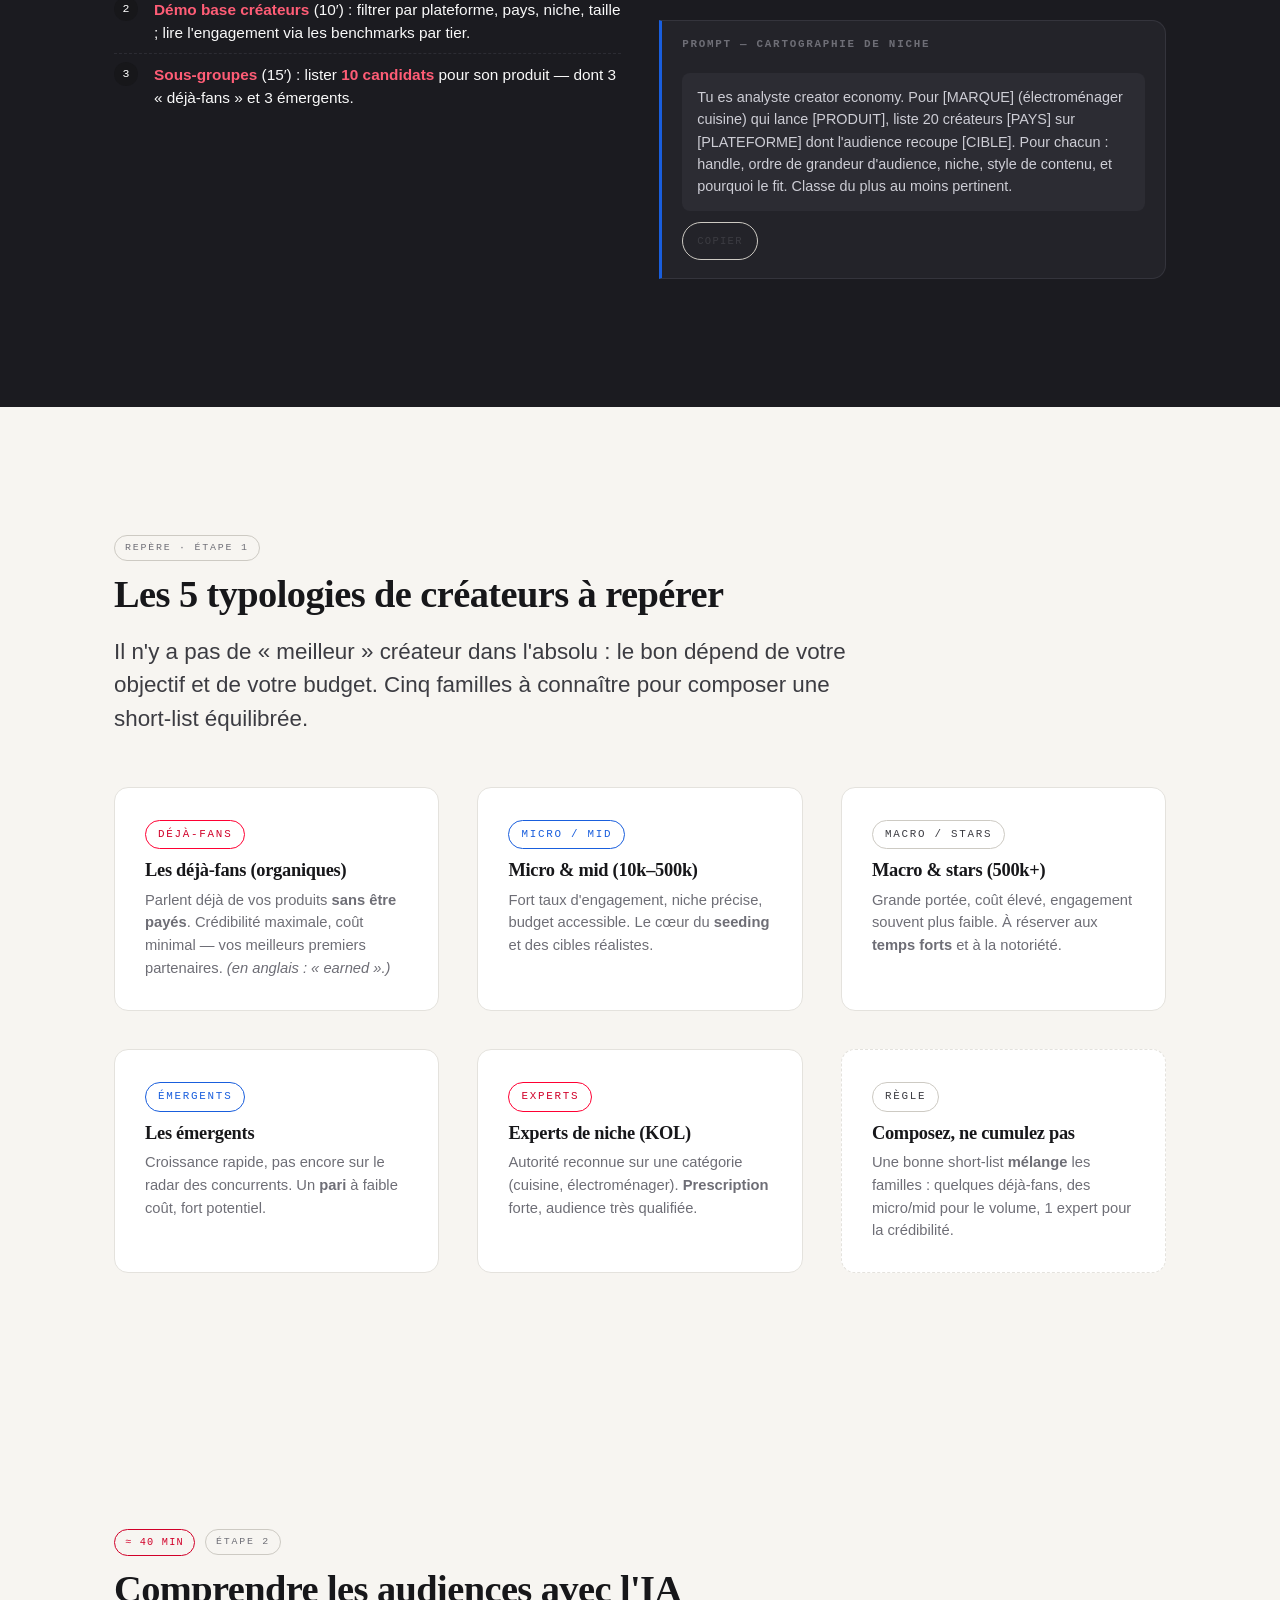
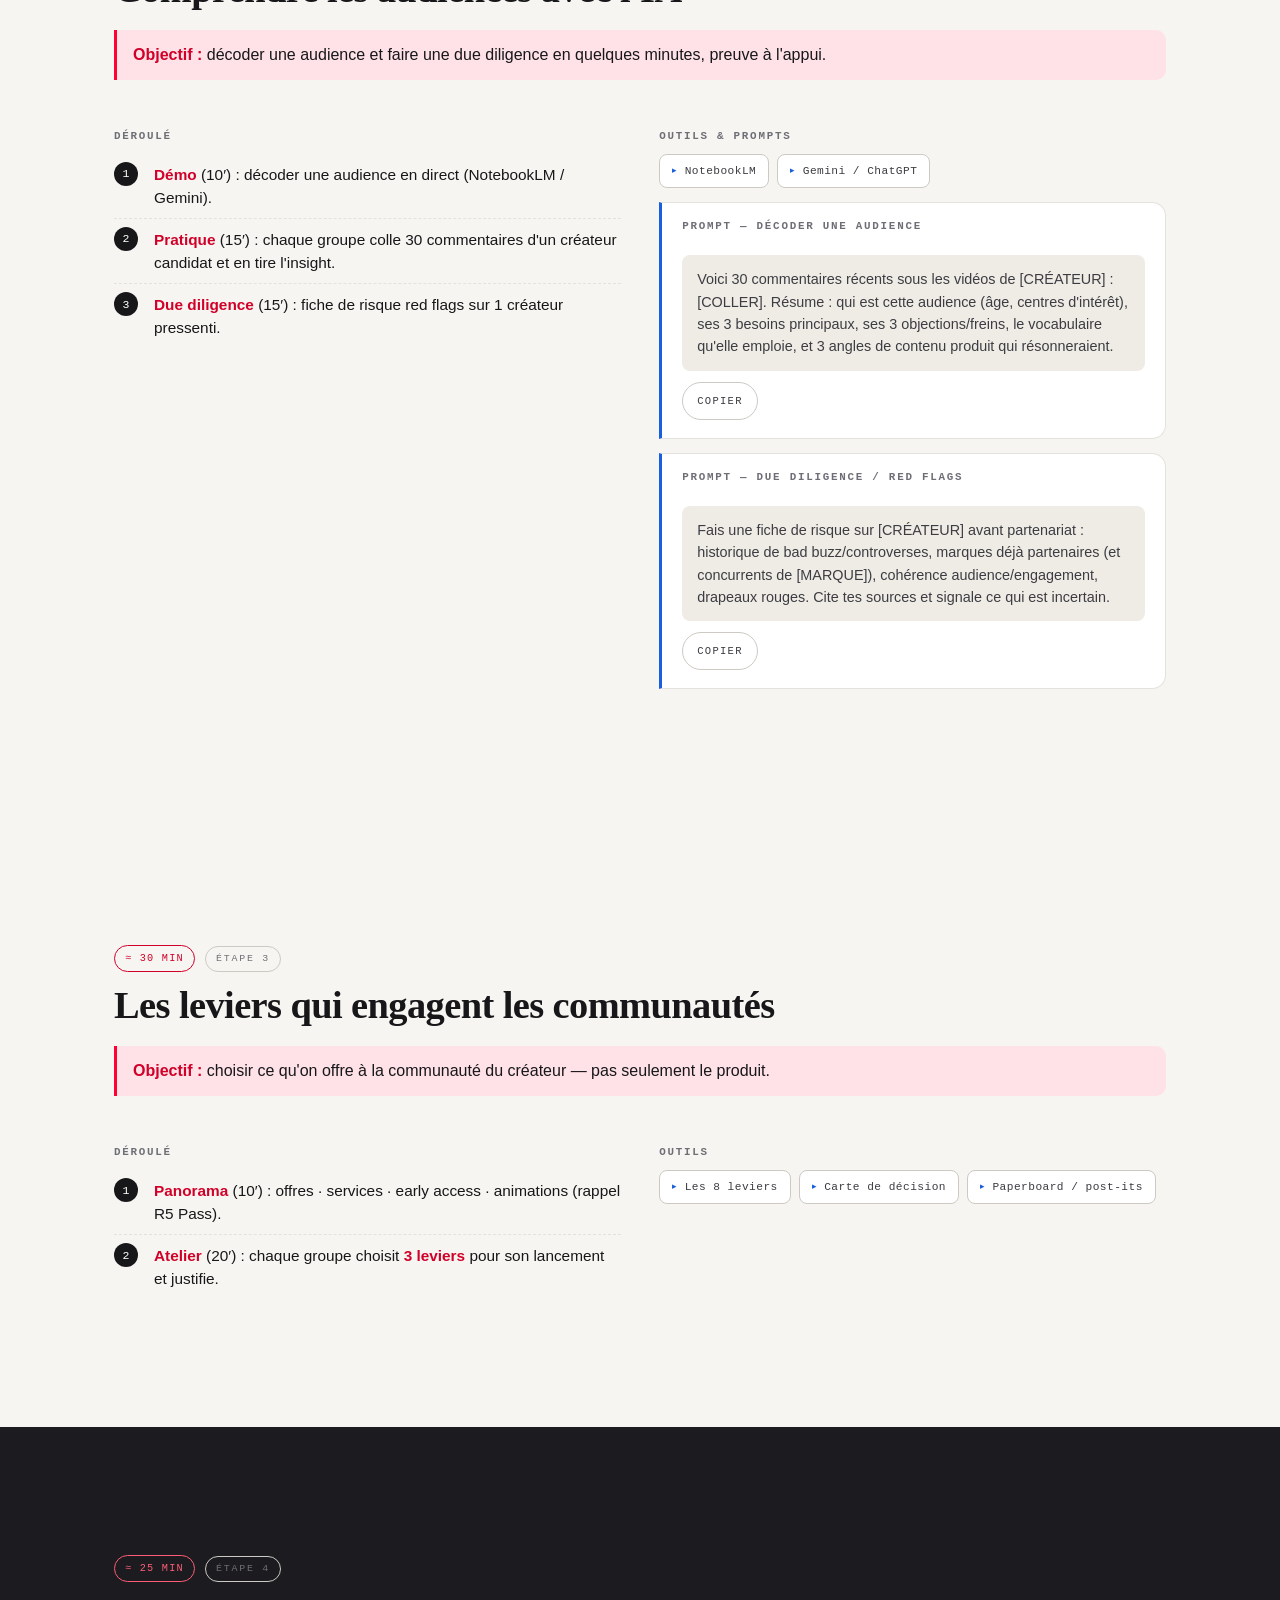
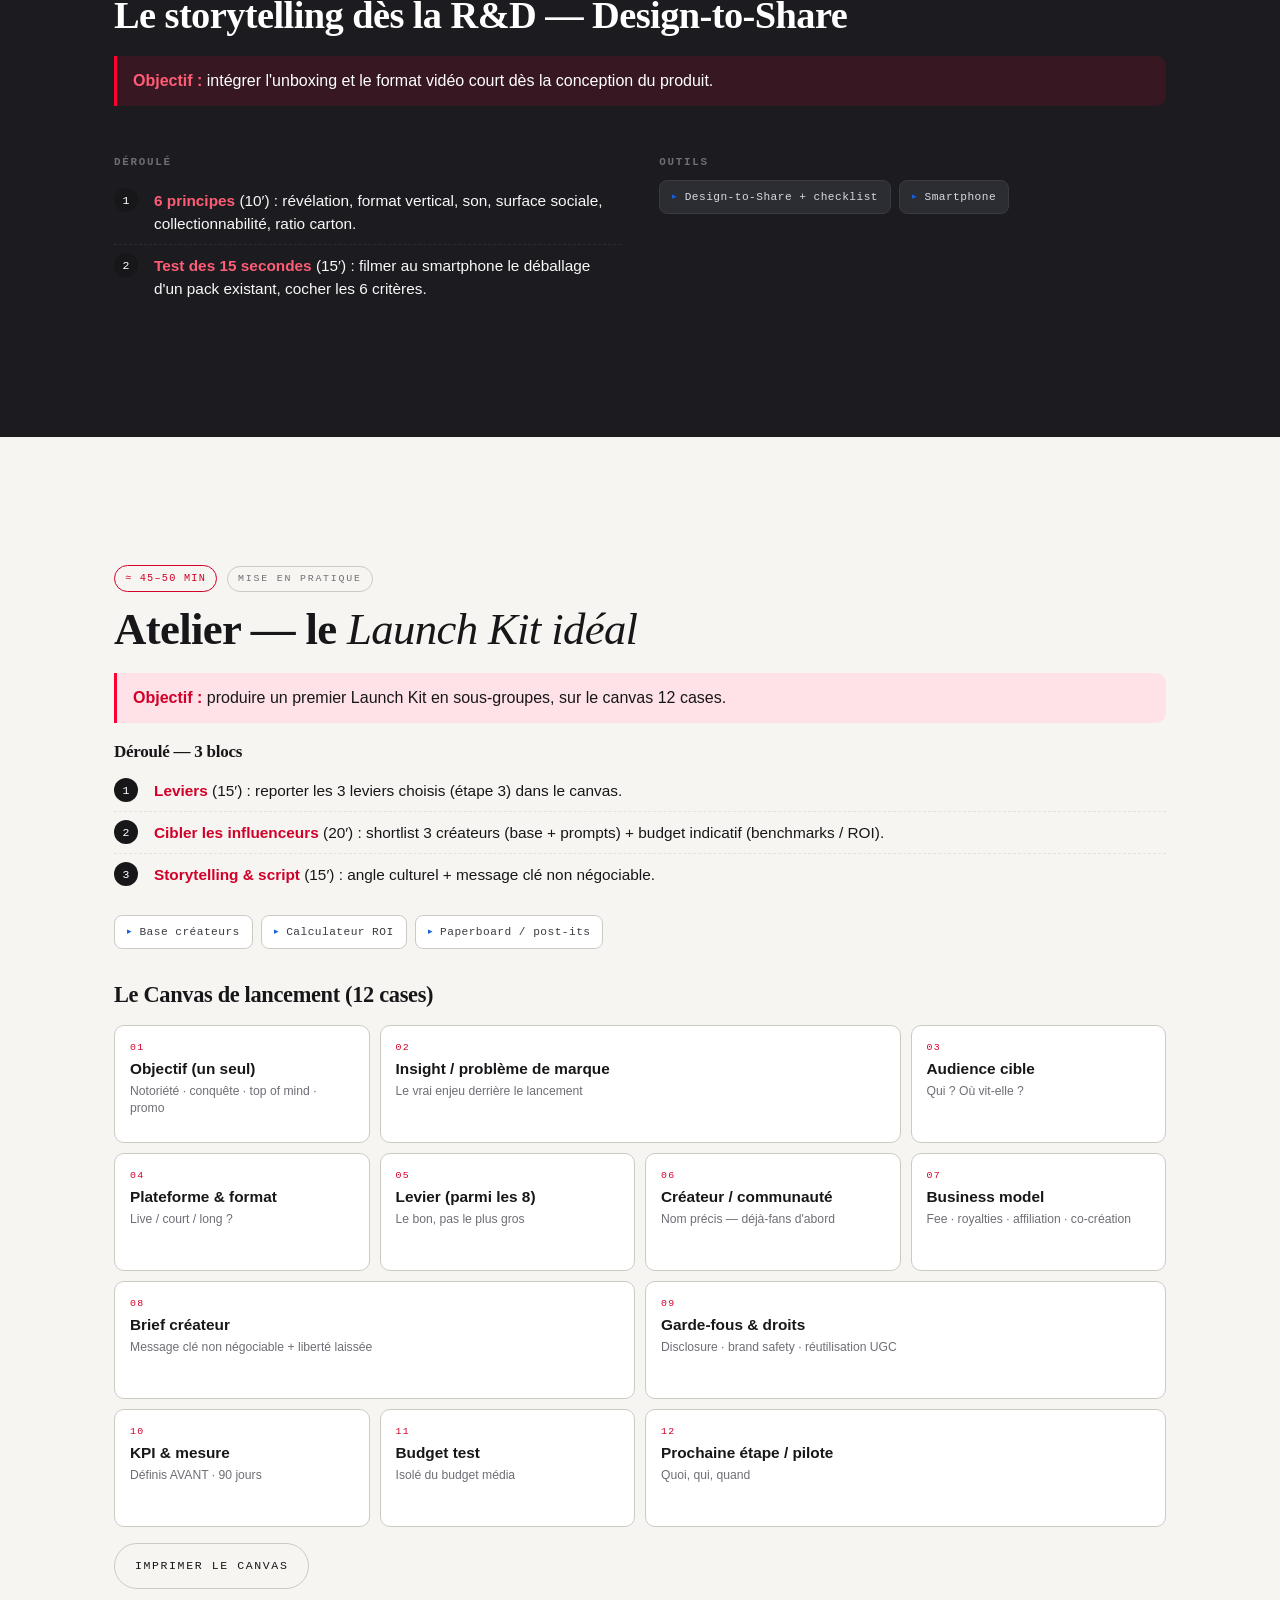
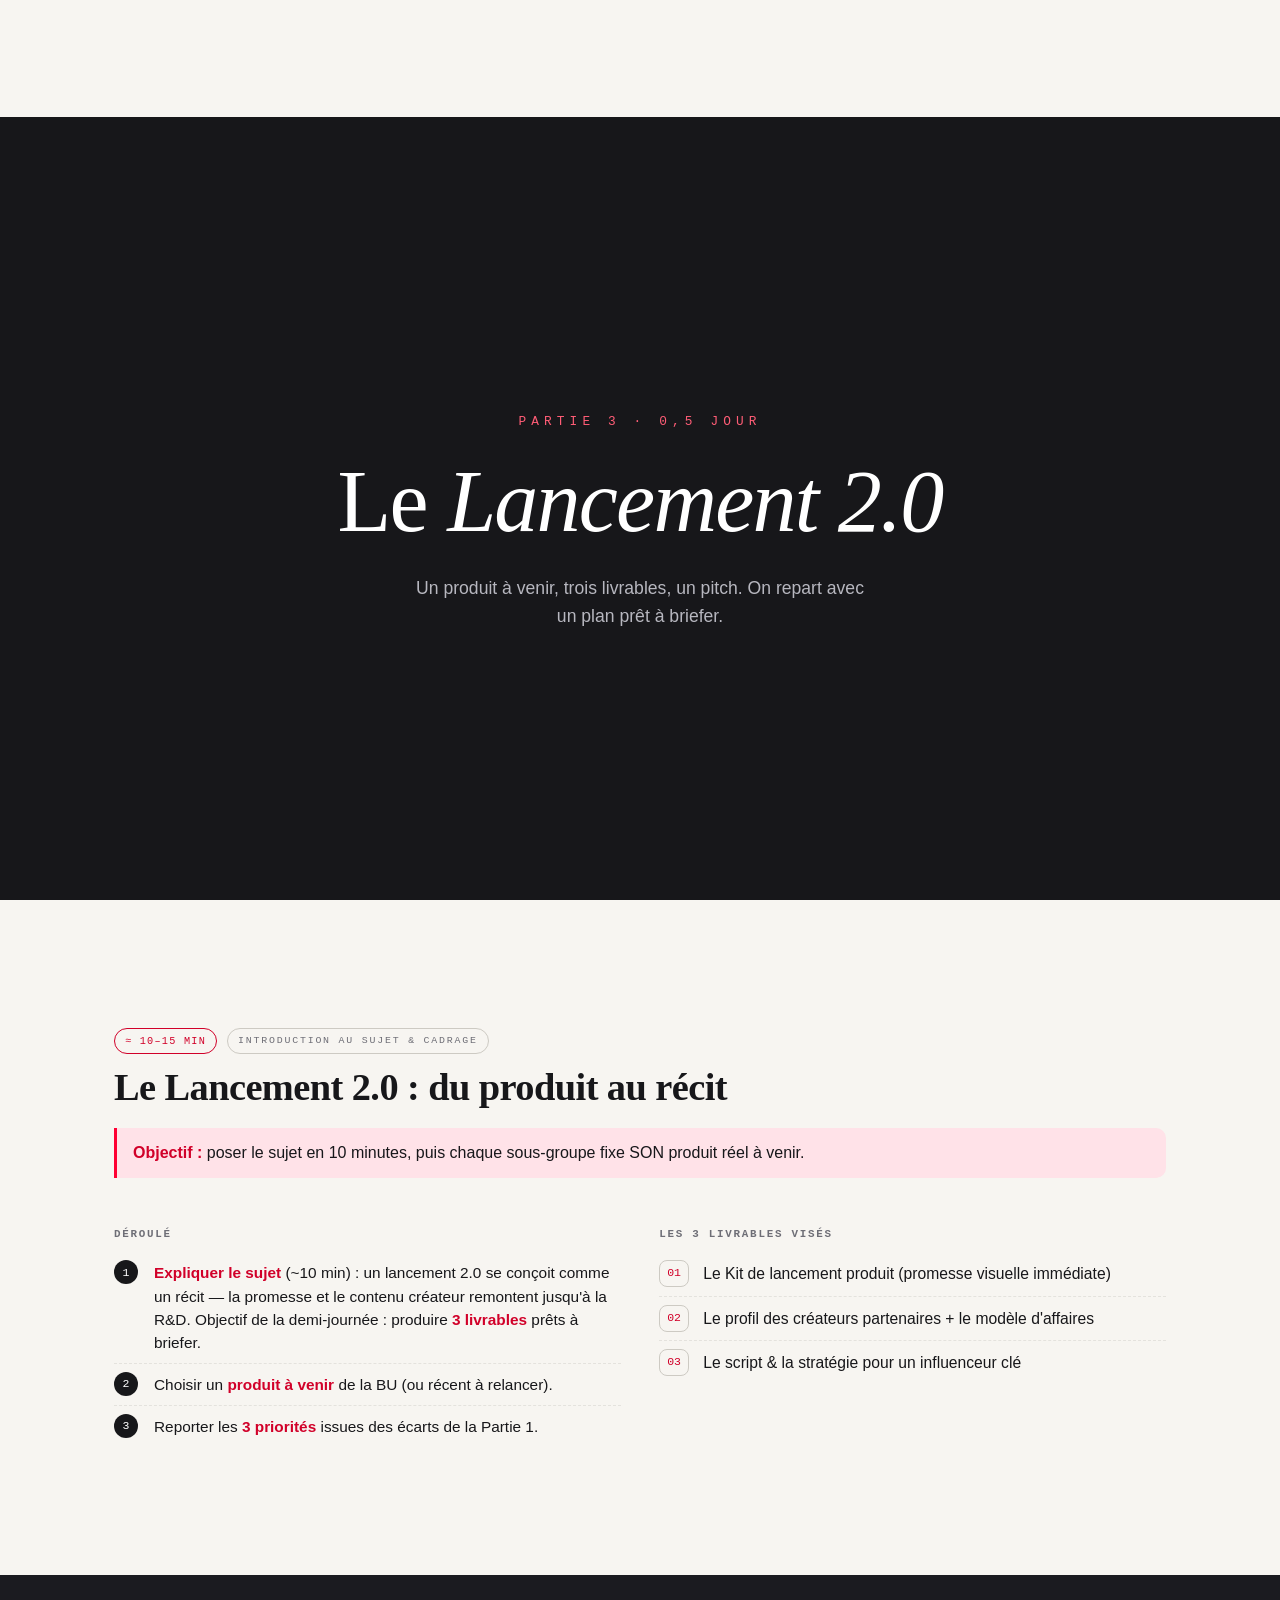
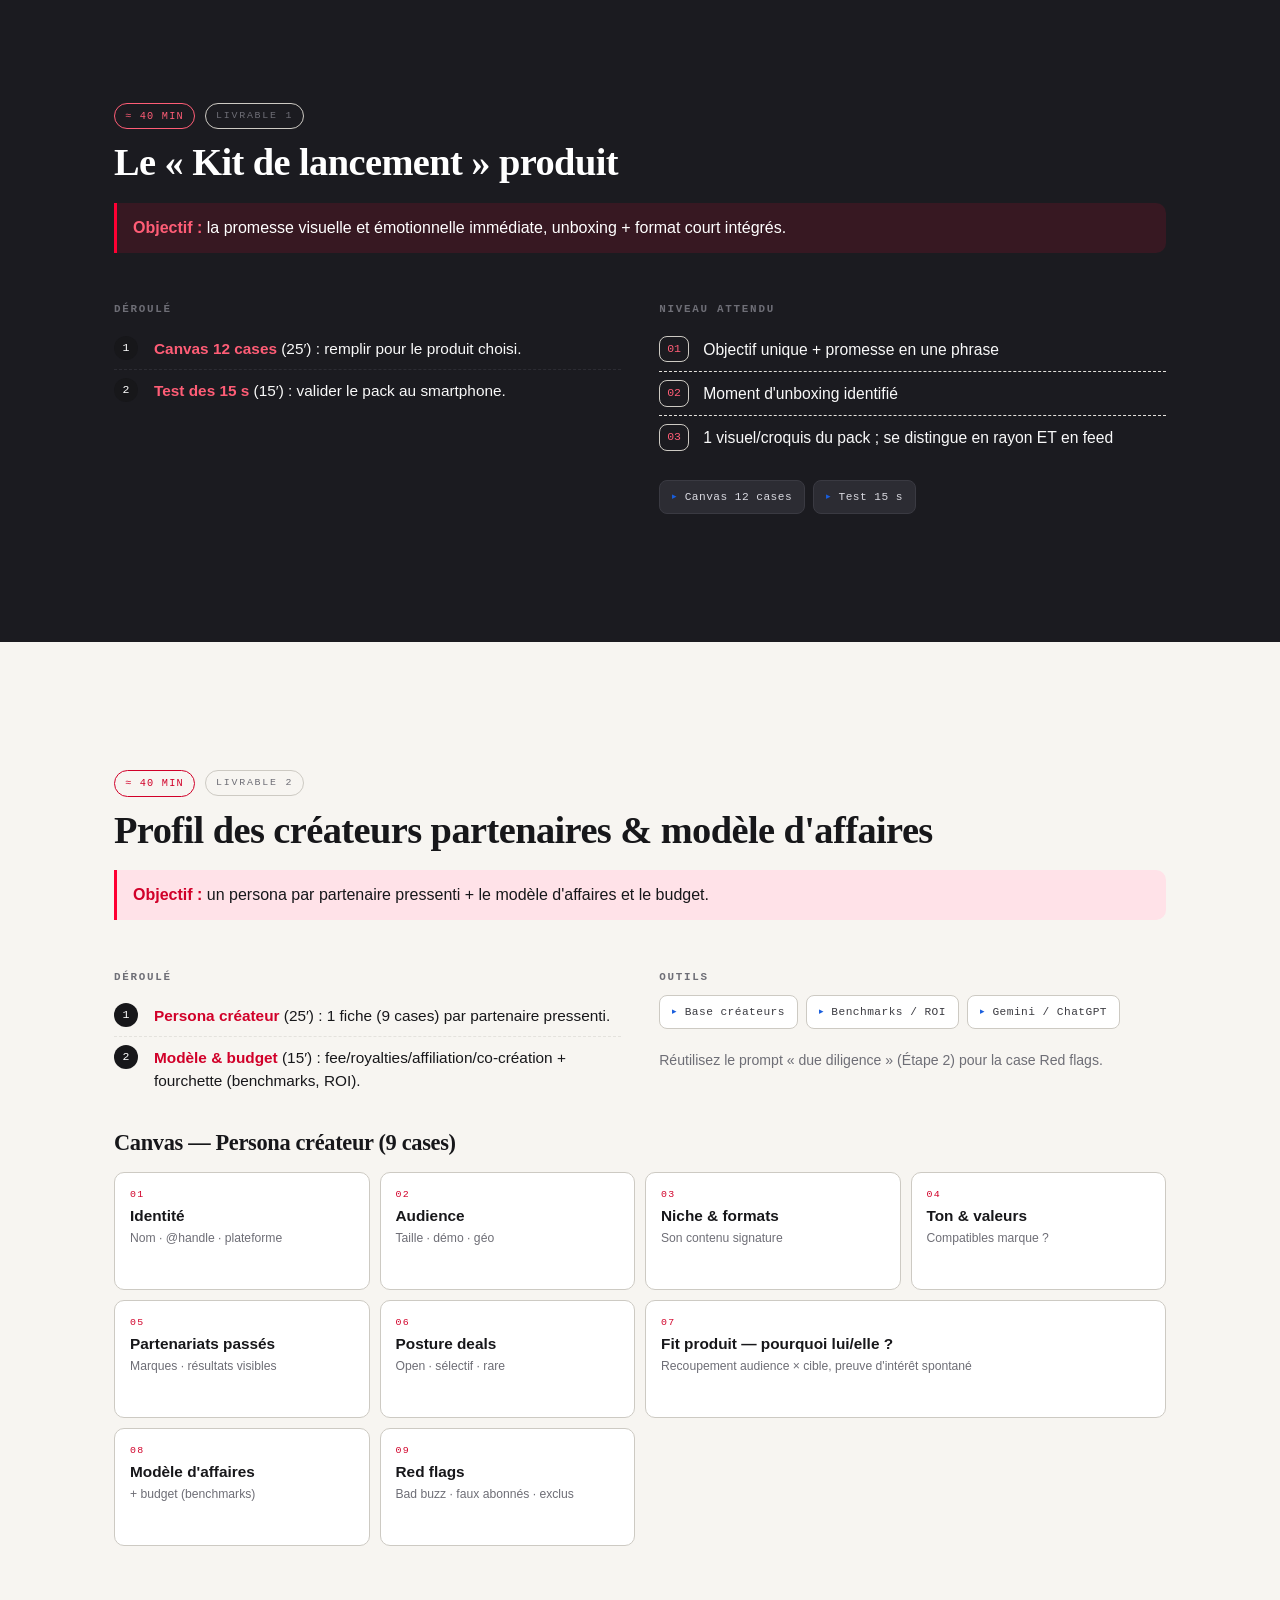
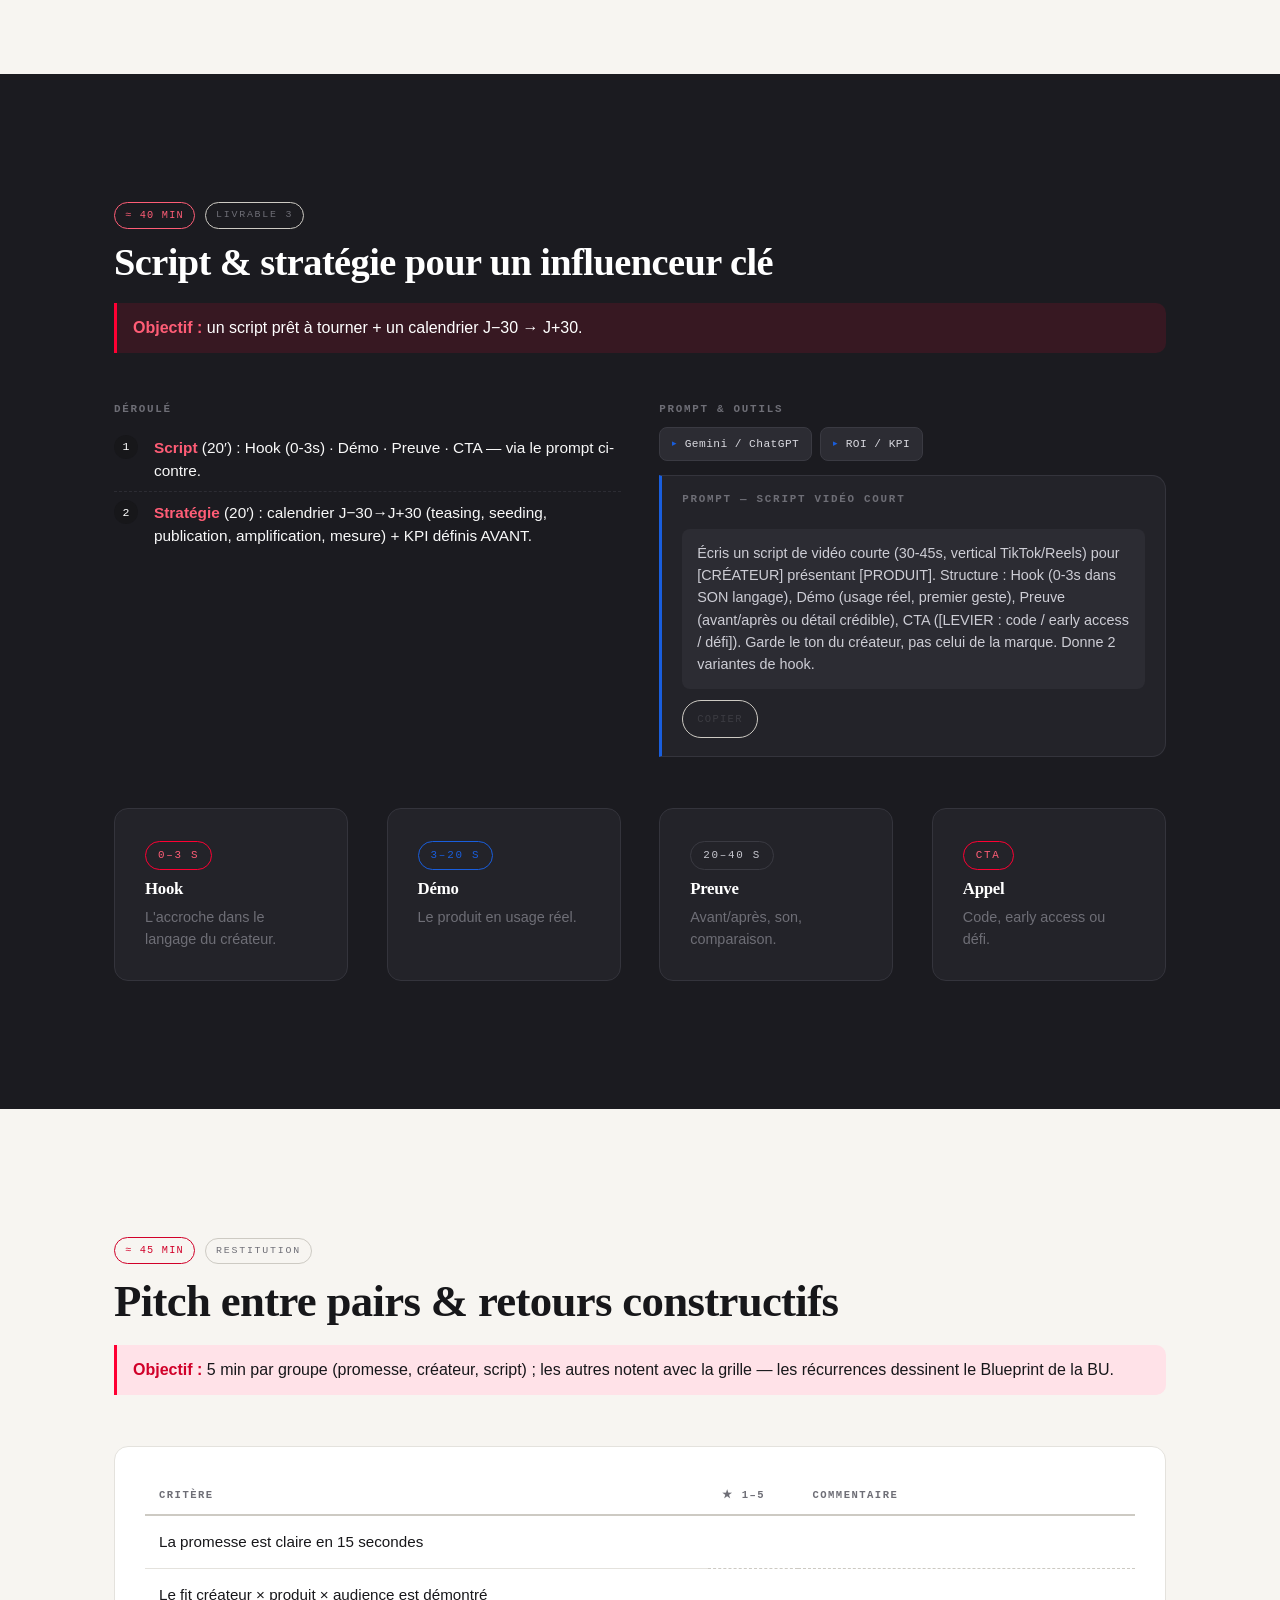
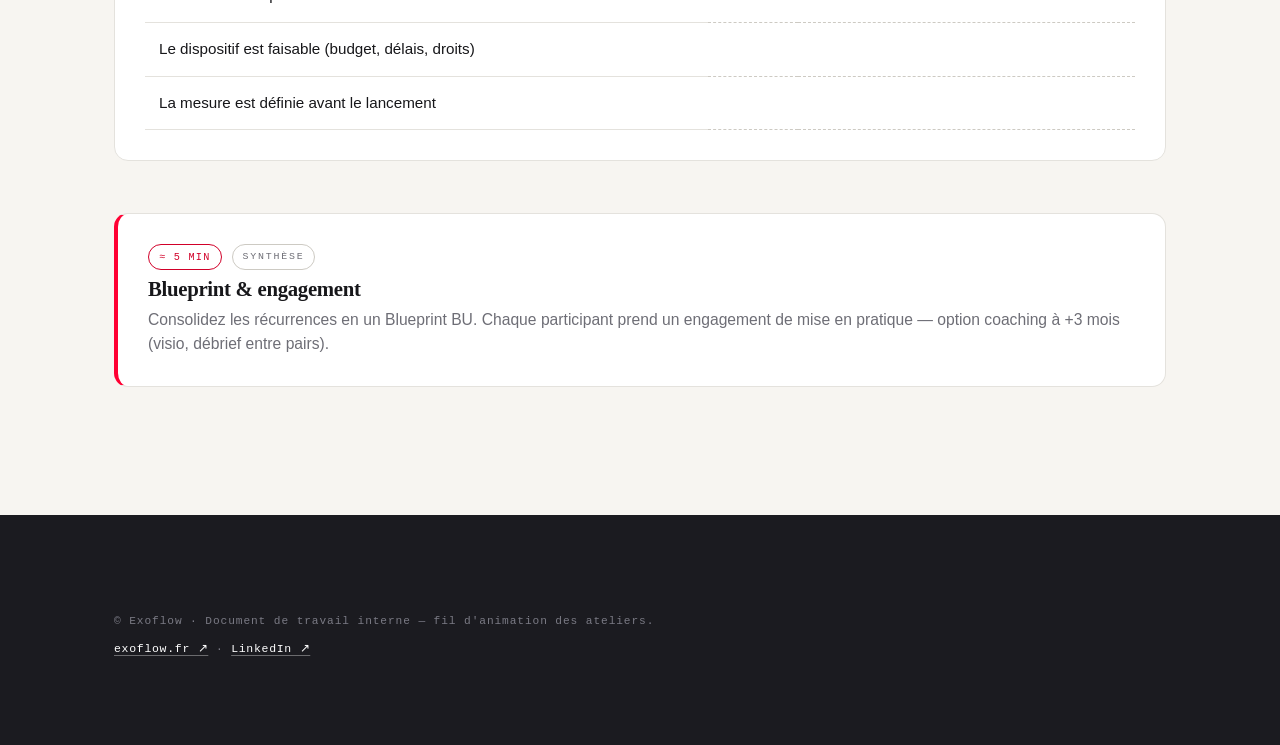
<file: programme.html>
<!DOCTYPE html>
<html lang="fr">
<head>
<meta charset="UTF-8">
<meta name="viewport" content="width=device-width, initial-scale=1.0">
<meta http-equiv="Content-Security-Policy" content="default-src 'self'; script-src 'self' 'unsafe-inline'; style-src 'self' 'unsafe-inline' https://fonts.googleapis.com; font-src 'self' https://fonts.gstatic.com; img-src 'self' data:; media-src 'self'; connect-src 'self'; object-src 'none'; base-uri 'self'; form-action 'self'">
<meta name="referrer" content="strict-origin-when-cross-origin">
<meta name="robots" content="noindex, nofollow">
<title>Programme ateliers · Exoflow — Creator economy training</title>
<link rel="icon" type="image/svg+xml" href="assets/img/favicon.svg">
<link rel="preconnect" href="https://fonts.googleapis.com">
<link rel="preconnect" href="https://fonts.gstatic.com" crossorigin>
<link href="https://fonts.googleapis.com/css2?family=Fraunces:ital,opsz,wght@0,9..144,300..900;1,9..144,300..900&family=Inter:wght@300;400;500;600;700&family=Space+Mono:ital,wght@0,400;0,700;1,400&display=swap" rel="stylesheet">
<link rel="stylesheet" href="assets/css/styles.css">
<script>try{if(localStorage.getItem("ce-access")!=="ok")document.documentElement.classList.add("locked")}catch(e){document.documentElement.classList.add("locked")}</script>
</head>
<body data-actword-fr="Partie" data-actword-en="Part">
<header class="topbar solid" id="topbar">
  <a class="brand" href="index.html" aria-label="Retour au playbook">
    <img src="assets/img/favicon.svg" alt="" style="height:24px;width:24px">
    <span class="brand-tag" style="color:var(--ink)">Exoflow · Creator economy training</span>
  </a>
  <nav class="topnav">
    <a href="index.html#about" class="lead-link"><span data-lang-fr>À propos</span><span data-lang-en>About</span></a>
    <a href="index.html">Playbook</a>
    <a href="ateliers.html"><span data-lang-fr>Ateliers</span><span data-lang-en>Workshops</span></a>
    <a href="programme.html" class="active"><span data-lang-fr>Programme</span><span data-lang-en>Programme</span></a>
    <a href="data.html"><span data-lang-fr>Données</span><span data-lang-en>Data</span></a>
    <a href="roi.html">ROI</a>
  </nav>
  <div class="topbar-actions">
    <button class="mode-toggle" id="mode-toggle" aria-pressed="false">
      <span class="mt-dot" aria-hidden="true"></span>
      <span data-lang-fr>Animation</span><span data-lang-en>Facilitate</span>
    </button>
    <div class="lang-toggle" role="group" aria-label="Language">
      <button data-lang="fr" aria-pressed="true">FR</button>
      <button data-lang="en" aria-pressed="false">EN</button>
    </div>
  </div>
</header>

<main id="main" style="padding-top:60px">

<!-- ===== APERÇU / PROGRAMME DE LA JOURNÉE ===== -->
<section id="apercu">
  <div class="wrap">
    <p class="eyebrow reveal">★ · <span data-lang-fr>Programme de formation</span><span data-lang-en>Training programme</span></p>
    <h1 class="reveal" style="font-family:var(--serif);font-size:clamp(2rem,5vw,3.4rem);max-width:22ch"><span data-lang-fr>Le déroulé, <span class="serif-accent">étape par étape.</span></span><span data-lang-en>The run of show, <span class="serif-accent">step by step.</span></span></h1>
    <p class="lead reveal mt-s"><span data-lang-fr>Fil d'animation des deux demi-journées d'ateliers : chaque temps a son objectif, son déroulé, ses outils et ses prompts à copier. <b>Les durées sont indicatives</b> — à ajuster selon le groupe. Chaque demi-journée s'ouvre par <b>~10 minutes d'explication du sujet</b> avant de passer à la pratique. Projetez-le en mode Animation (<kbd>→</kbd> pour avancer).</span><span data-lang-en>Facilitation thread for the two workshop half-days: each moment has its goal, flow, tools and prompts to copy. <b>Durations are indicative</b> — adjust to the group. Each half-day opens with <b>~10 minutes explaining the topic</b> before moving to practice. Project it in Facilitate mode (<kbd>→</kbd> to advance).</span></p>

    <div class="sched mt reveal">
      <div class="sched-col">
        <h3><span class="pill b" style="margin-right:8px">P2</span><span data-lang-fr>Identifier &amp; maximiser</span><span data-lang-en>Identify &amp; maximize</span> <span style="color:var(--muted);font-size:.8rem">≈ 3 h 30</span></h3>
        <div class="sched-row"><span class="st">≈ 10 min</span><span class="sn"><a href="#p2-s0"><span data-lang-fr>Introduction au sujet</span><span data-lang-en>Topic introduction</span></a></span></div>
        <div class="sched-row"><span class="st">≈ 35 min</span><span class="sn"><a href="#p2-s1"><span data-lang-fr>Identifier les bons influenceurs</span><span data-lang-en>Identify the right influencers</span></a></span></div>
        <div class="sched-row"><span class="st">≈ 40 min</span><span class="sn"><a href="#p2-s2"><span data-lang-fr>Comprendre les audiences avec l'IA</span><span data-lang-en>Understand audiences with AI</span></a></span></div>
        <div class="sched-row brk"><span class="st">pause</span><span class="sn"><span data-lang-fr>Pause</span><span data-lang-en>Break</span></span></div>
        <div class="sched-row"><span class="st">≈ 30 min</span><span class="sn"><a href="#p2-s3"><span data-lang-fr>Leviers d'engagement des communautés</span><span data-lang-en>Community engagement levers</span></a></span></div>
        <div class="sched-row"><span class="st">≈ 25 min</span><span class="sn"><a href="#p2-s4"><span data-lang-fr>Storytelling dès la R&amp;D</span><span data-lang-en>Storytelling from R&amp;D</span></a></span></div>
        <div class="sched-row"><span class="st">≈ 45–50 min</span><span class="sn"><a href="#p2-s5"><b><span data-lang-fr>Atelier — Launch Kit idéal</span><span data-lang-en>Workshop — ideal Launch Kit</span></b></a></span></div>
        <div class="sched-row brk"><span class="st">≈ 5 min</span><span class="sn"><span data-lang-fr>Clôture &amp; transition</span><span data-lang-en>Wrap &amp; handoff</span></span></div>
      </div>
      <div class="sched-col">
        <h3><span class="pill" style="margin-right:8px">P3</span><span data-lang-fr>Le Lancement 2.0</span><span data-lang-en>Launch 2.0</span> <span style="color:var(--muted);font-size:.8rem">≈ 3 h 30</span></h3>
        <div class="sched-row"><span class="st">≈ 10–15 min</span><span class="sn"><a href="#p3-s0"><span data-lang-fr>Introduction au sujet &amp; cadrage</span><span data-lang-en>Topic introduction &amp; framing</span></a></span></div>
        <div class="sched-row"><span class="st">≈ 40 min</span><span class="sn"><a href="#p3-s1"><span data-lang-fr>Livrable 1 — Kit de lancement</span><span data-lang-en>Deliverable 1 — Launch Kit</span></a></span></div>
        <div class="sched-row brk"><span class="st">pause</span><span class="sn"><span data-lang-fr>Pause</span><span data-lang-en>Break</span></span></div>
        <div class="sched-row"><span class="st">≈ 40 min</span><span class="sn"><a href="#p3-s2"><span data-lang-fr>Livrable 2 — Profil créateurs &amp; modèle</span><span data-lang-en>Deliverable 2 — Creator profiles &amp; model</span></a></span></div>
        <div class="sched-row"><span class="st">≈ 40 min</span><span class="sn"><a href="#p3-s3"><span data-lang-fr>Livrable 3 — Script &amp; stratégie</span><span data-lang-en>Deliverable 3 — Script &amp; strategy</span></a></span></div>
        <div class="sched-row brk"><span class="st">pause</span><span class="sn"><span data-lang-fr>Pause</span><span data-lang-en>Break</span></span></div>
        <div class="sched-row"><span class="st">≈ 45 min</span><span class="sn"><a href="#p3-s4"><b><span data-lang-fr>Pitch entre pairs &amp; retours</span><span data-lang-en>Peer pitches &amp; feedback</span></b></a></span></div>
        <div class="sched-row brk"><span class="st">≈ 5 min</span><span class="sn"><span data-lang-fr>Synthèse &amp; engagement</span><span data-lang-en>Wrap-up &amp; commitment</span></span></div>
      </div>
    </div>
    <div class="tool-tags mt reveal">
      <a class="tool-tag" href="data.html" target="_blank" rel="noopener"><span data-lang-fr>Base créateurs</span><span data-lang-en>Creator DB</span></a>
      <a class="tool-tag" href="roi.html" target="_blank" rel="noopener"><span data-lang-fr>Calculateur ROI</span><span data-lang-en>ROI calculator</span></a>
      <a class="tool-tag" href="index.html#playbook"><span data-lang-fr>Prompts &amp; canvas</span><span data-lang-en>Prompts &amp; canvas</span></a>
      <span class="tool-tag">NotebookLM</span>
      <span class="tool-tag">Gemini / ChatGPT</span>
      <span class="tool-tag"><span data-lang-fr>Paperboard / post-its</span><span data-lang-en>Whiteboard / sticky notes</span></span>
    </div>
  </div>
</section>

<!-- ============================ PARTIE 2 ============================ -->
<section class="chapter" data-act="2"><div class="wrap">
  <p class="part"><span data-lang-fr>Partie 2 · 0,5 jour</span><span data-lang-en>Part 2 · 0.5 day</span></p>
  <h2><span data-lang-fr>Identifier les influenceurs &amp; <em>maximiser l'impact</em></span><span data-lang-en>Identify influencers &amp; <em>maximize impact</em></span></h2>
  <p><span data-lang-fr>De la sélection des créateurs au Launch Kit — outillé par la base, l'IA et les benchmarks.</span><span data-lang-en>From creator selection to the Launch Kit — powered by the database, AI and benchmarks.</span></p>
</div></section>

<!-- P2 · S0 -->
<section id="p2-s0">
  <div class="wrap">
    <div class="rs-head"><span class="chip-time">≈ 10 min</span><span class="rs-tag"><span data-lang-fr>Introduction au sujet</span><span data-lang-en>Topic introduction</span></span></div>
    <h2 class="reveal" style="font-size:clamp(1.6rem,3.6vw,2.4rem)"><span data-lang-fr>Poser le sujet : bien choisir, c'est déjà réussir</span><span data-lang-en>Set up the topic: choosing well is half the battle</span></h2>
    <p class="rs-goal reveal mt-s"><b><span data-lang-fr>Objectif :</span><span data-lang-en>Goal:</span></b> <span data-lang-fr>en 10 minutes, expliquer ce qu'on va faire et pourquoi — puis se reconnecter aux écarts de la Partie 1.</span><span data-lang-en>in 10 minutes, explain what we'll do and why — then reconnect to Part 1's gaps.</span></p>
    <div class="grid g2 mt reveal">
      <div class="rs-col"><h4><span data-lang-fr>Déroulé</span><span data-lang-en>Flow</span></h4>
        <ol class="rs-do">
          <li><span data-lang-fr><b>Expliquer le sujet</b> (~5 min) : identifier les <b>bons</b> créateurs et maximiser l'impact d'un lancement. Le message clé : le bon créateur n'est pas le plus gros, c'est celui dont l'audience et le contenu accueillent naturellement votre produit.</span><span data-lang-en><b>Explain the topic</b> (~5 min): identify the <b>right</b> creators and maximize a launch's impact. Key message: the right creator isn't the biggest — it's the one whose audience and content naturally host your product.</span></li>
          <li><span data-lang-fr><b>Rappel des écarts</b> de la Partie 1 (les « trous dans la raquette ») — ils guideront les choix.</span><span data-lang-en><b>Recall the gaps</b> from Part 1 (the weak spots) — they will guide the choices.</span></li>
          <li><span data-lang-fr><b>Cadre</b> : constituer les sous-groupes (4-5 pers.) et annoncer le livrable de sortie — un <b>Launch Kit</b>.</span><span data-lang-en><b>Frame</b>: form the sub-groups (4-5 people) and announce the exit deliverable — a <b>Launch Kit</b>.</span></li>
        </ol>
      </div>
      <div class="rs-col"><h4><span data-lang-fr>Points à faire passer</span><span data-lang-en>Points to land</span></h4>
        <ul class="dts-check">
          <li><span data-lang-fr>Un lancement se gagne par la connexion, pas seulement la diffusion.</span><span data-lang-en>A launch is won through connection, not just distribution.</span></li>
          <li><span data-lang-fr>On outille chaque décision : base de créateurs, IA, benchmarks de prix.</span><span data-lang-en>Every decision is tool-backed: creator database, AI, price benchmarks.</span></li>
          <li><span data-lang-fr>Objectif de la demi-journée : repartir avec un Launch Kit actionnable.</span><span data-lang-en>Half-day goal: leave with an actionable Launch Kit.</span></li>
        </ul>
      </div>
    </div>
  </div>
</section>

<!-- P2 · S1 -->
<section id="p2-s1" class="night">
  <div class="wrap">
    <div class="rs-head"><span class="chip-time">≈ 35 min</span><span class="rs-tag"><span data-lang-fr>Étape 1</span><span data-lang-en>Step 1</span></span></div>
    <h2 class="reveal" style="font-size:clamp(1.6rem,3.6vw,2.4rem)"><span data-lang-fr>Identifier les bons influenceurs</span><span data-lang-en>Identify the right influencers</span></h2>
    <p class="rs-goal reveal mt-s"><b><span data-lang-fr>Objectif :</span><span data-lang-en>Goal:</span></b> <span data-lang-fr>savoir choisir un créateur — le bon, pas le plus gros. Chaque groupe repart avec 10 candidats.</span><span data-lang-en>learn to choose a creator — the right one, not the biggest. Each group leaves with 10 candidates.</span></p>
    <div class="grid g2 mt reveal">
      <div class="rs-col"><h4><span data-lang-fr>Déroulé</span><span data-lang-en>Flow</span></h4>
        <ol class="rs-do">
          <li><span data-lang-fr><b>Les 3 réflexes</b> (10′) : les déjà-fans d'abord · engagement &gt; followers · fit de niche.</span><span data-lang-en><b>The 3 reflexes</b> (10′): already-fans first · engagement &gt; followers · niche fit.</span></li>
          <li><span data-lang-fr><b>Démo base créateurs</b> (10′) : filtrer par plateforme, pays, niche, taille ; lire l'engagement via les benchmarks par tier.</span><span data-lang-en><b>Creator-DB demo</b> (10′): filter by platform, country, niche, size; read engagement via per-tier benchmarks.</span></li>
          <li><span data-lang-fr><b>Sous-groupes</b> (15′) : lister <b>10 candidats</b> pour son produit — dont 3 « déjà-fans » et 3 émergents.</span><span data-lang-en><b>Sub-groups</b> (15′): list <b>10 candidates</b> for their product — incl. 3 already-fans and 3 emerging.</span></li>
        </ol>
      </div>
      <div class="rs-col"><h4><span data-lang-fr>Outils</span><span data-lang-en>Tools</span></h4>
        <div class="tool-tags">
          <a class="tool-tag" href="data.html" target="_blank" rel="noopener"><span data-lang-fr>Base créateurs (318)</span><span data-lang-en>Creator DB (318)</span></a>
          <a class="tool-tag" href="data.html" target="_blank" rel="noopener"><span data-lang-fr>Benchmarks prix/ER</span><span data-lang-en>Price/ER benchmarks</span></a>
          <span class="tool-tag">Gemini / ChatGPT</span>
        </div>
        <div class="prompts" style="grid-template-columns:1fr">
          <div class="prompt-card">
            <h4><span data-lang-fr>Prompt — Cartographie de niche</span><span data-lang-en>Prompt — Niche mapping</span></h4>
            <div class="prompt-text" data-lang-fr>Tu es analyste creator economy. Pour [MARQUE] (électroménager cuisine) qui lance [PRODUIT], liste 20 créateurs [PAYS] sur [PLATEFORME] dont l'audience recoupe [CIBLE]. Pour chacun : handle, ordre de grandeur d'audience, niche, style de contenu, et pourquoi le fit. Classe du plus au moins pertinent.</div>
            <div class="prompt-text" data-lang-en>You are a creator-economy analyst. For [BRAND] (kitchen appliances) launching [PRODUCT], list 20 [COUNTRY] creators on [PLATFORM] whose audience overlaps [TARGET]. For each: handle, audience order of magnitude, niche, content style, and why the fit. Rank most to least relevant.</div>
            <button class="prompt-copy" onclick="(function(b){var t=b.closest('.prompt-card').querySelector('.prompt-text:not([style*=none])')||b.closest('.prompt-card').querySelector('.prompt-text');navigator.clipboard&&navigator.clipboard.writeText(t.innerText.trim());var o=b.textContent;b.textContent=document.documentElement.lang==='en'?'Copied ✓':'Copié ✓';setTimeout(function(){b.textContent=o;},1500);})(this)"><span data-lang-fr>Copier</span><span data-lang-en>Copy</span></button>
          </div>
        </div>
      </div>
    </div>
  </div>
</section>

<!-- P2 · S1 bis — typologies de créateurs -->
<section id="p2-typo">
  <div class="wrap">
    <div class="rs-head"><span class="rs-tag"><span data-lang-fr>Repère · Étape 1</span><span data-lang-en>Reference · Step 1</span></span></div>
    <h2 class="reveal" style="font-size:clamp(1.6rem,3.6vw,2.4rem)"><span data-lang-fr>Les 5 typologies de créateurs à repérer</span><span data-lang-en>The 5 creator types to look for</span></h2>
    <p class="lead reveal mt-s"><span data-lang-fr>Il n'y a pas de « meilleur » créateur dans l'absolu : le bon dépend de votre objectif et de votre budget. Cinq familles à connaître pour composer une short-list équilibrée.</span><span data-lang-en>There's no "best" creator in the absolute: the right one depends on your goal and budget. Five families to know to build a balanced shortlist.</span></p>
    <div class="grid g3 mt reveal">
      <div class="card"><span class="pill r"><span data-lang-fr>Déjà-fans</span><span data-lang-en>Already-fans</span></span><h3 style="margin-top:12px;font-size:1.15rem"><span data-lang-fr>Les déjà-fans (organiques)</span><span data-lang-en>Already-fans (organic)</span></h3><p style="font-size:.92rem"><span data-lang-fr>Parlent déjà de vos produits <b>sans être payés</b>. Crédibilité maximale, coût minimal — vos meilleurs premiers partenaires. <i>(en anglais : « earned ».)</i></span><span data-lang-en>Already talk about your products <b>unpaid</b>. Max credibility, min cost — your best first partners. <i>("earned" creators.)</i></span></p></div>
      <div class="card"><span class="pill b"><span data-lang-fr>Micro / mid</span><span data-lang-en>Micro / mid</span></span><h3 style="margin-top:12px;font-size:1.15rem"><span data-lang-fr>Micro &amp; mid (10k–500k)</span><span data-lang-en>Micro &amp; mid (10k–500k)</span></h3><p style="font-size:.92rem"><span data-lang-fr>Fort taux d'engagement, niche précise, budget accessible. Le cœur du <b>seeding</b> et des cibles réalistes.</span><span data-lang-en>High engagement, precise niche, affordable. The core of <b>seeding</b> and realistic targets.</span></p></div>
      <div class="card"><span class="pill"><span data-lang-fr>Macro / stars</span><span data-lang-en>Macro / stars</span></span><h3 style="margin-top:12px;font-size:1.15rem"><span data-lang-fr>Macro &amp; stars (500k+)</span><span data-lang-en>Macro &amp; stars (500k+)</span></h3><p style="font-size:.92rem"><span data-lang-fr>Grande portée, coût élevé, engagement souvent plus faible. À réserver aux <b>temps forts</b> et à la notoriété.</span><span data-lang-en>Big reach, high cost, often lower engagement. Save for <b>key moments</b> and awareness.</span></p></div>
      <div class="card"><span class="pill b"><span data-lang-fr>Émergents</span><span data-lang-en>Emerging</span></span><h3 style="margin-top:12px;font-size:1.15rem"><span data-lang-fr>Les émergents</span><span data-lang-en>Emerging creators</span></h3><p style="font-size:.92rem"><span data-lang-fr>Croissance rapide, pas encore sur le radar des concurrents. Un <b>pari</b> à faible coût, fort potentiel.</span><span data-lang-en>Fast-growing, not yet on competitors' radar. A low-cost <b>bet</b> with high upside.</span></p></div>
      <div class="card"><span class="pill r"><span data-lang-fr>Experts</span><span data-lang-en>Experts</span></span><h3 style="margin-top:12px;font-size:1.15rem"><span data-lang-fr>Experts de niche (KOL)</span><span data-lang-en>Niche experts (KOL)</span></h3><p style="font-size:.92rem"><span data-lang-fr>Autorité reconnue sur une catégorie (cuisine, électroménager). <b>Prescription</b> forte, audience très qualifiée.</span><span data-lang-en>Recognized authority in a category (cooking, appliances). Strong <b>prescription</b>, highly qualified audience.</span></p></div>
      <div class="card" style="border-style:dashed"><span class="pill"><span data-lang-fr>Règle</span><span data-lang-en>Rule</span></span><h3 style="margin-top:12px;font-size:1.15rem"><span data-lang-fr>Composez, ne cumulez pas</span><span data-lang-en>Compose, don't pile up</span></h3><p style="font-size:.92rem"><span data-lang-fr>Une bonne short-list <b>mélange</b> les familles : quelques déjà-fans, des micro/mid pour le volume, 1 expert pour la crédibilité.</span><span data-lang-en>A good shortlist <b>mixes</b> families: a few already-fans, micro/mid for volume, 1 expert for credibility.</span></p></div>
    </div>
  </div>
</section>

<!-- P2 · S2 -->
<section id="p2-s2">
  <div class="wrap">
    <div class="rs-head"><span class="chip-time">≈ 40 min</span><span class="rs-tag"><span data-lang-fr>Étape 2</span><span data-lang-en>Step 2</span></span></div>
    <h2 class="reveal" style="font-size:clamp(1.6rem,3.6vw,2.4rem)"><span data-lang-fr>Comprendre les audiences avec l'IA</span><span data-lang-en>Understand audiences with AI</span></h2>
    <p class="rs-goal reveal mt-s"><b><span data-lang-fr>Objectif :</span><span data-lang-en>Goal:</span></b> <span data-lang-fr>décoder une audience et faire une due diligence en quelques minutes, preuve à l'appui.</span><span data-lang-en>decode an audience and run due diligence in minutes, with evidence.</span></p>
    <div class="grid g2 mt reveal">
      <div class="rs-col"><h4><span data-lang-fr>Déroulé</span><span data-lang-en>Flow</span></h4>
        <ol class="rs-do">
          <li><span data-lang-fr><b>Démo</b> (10′) : décoder une audience en direct (NotebookLM / Gemini).</span><span data-lang-en><b>Demo</b> (10′): decode an audience live (NotebookLM / Gemini).</span></li>
          <li><span data-lang-fr><b>Pratique</b> (15′) : chaque groupe colle 30 commentaires d'un créateur candidat et en tire l'insight.</span><span data-lang-en><b>Practice</b> (15′): each group pastes 30 comments from a candidate and extracts the insight.</span></li>
          <li><span data-lang-fr><b>Due diligence</b> (15′) : fiche de risque red flags sur 1 créateur pressenti.</span><span data-lang-en><b>Due diligence</b> (15′): red-flag risk sheet on 1 shortlisted creator.</span></li>
        </ol>
      </div>
      <div class="rs-col"><h4><span data-lang-fr>Outils &amp; prompts</span><span data-lang-en>Tools &amp; prompts</span></h4>
        <div class="tool-tags"><span class="tool-tag">NotebookLM</span><span class="tool-tag">Gemini / ChatGPT</span></div>
        <div class="prompts" style="grid-template-columns:1fr;margin-top:14px">
          <div class="prompt-card">
            <h4><span data-lang-fr>Prompt — Décoder une audience</span><span data-lang-en>Prompt — Decode an audience</span></h4>
            <div class="prompt-text" data-lang-fr>Voici 30 commentaires récents sous les vidéos de [CRÉATEUR] : [COLLER]. Résume : qui est cette audience (âge, centres d'intérêt), ses 3 besoins principaux, ses 3 objections/freins, le vocabulaire qu'elle emploie, et 3 angles de contenu produit qui résonneraient.</div>
            <div class="prompt-text" data-lang-en>Here are 30 recent comments under [CREATOR]'s videos: [PASTE]. Summarize: who this audience is (age, interests), its top 3 needs, its top 3 objections, the vocabulary it uses, and 3 product-content angles that would resonate.</div>
            <button class="prompt-copy" onclick="(function(b){var t=b.closest('.prompt-card').querySelector('.prompt-text:not([style*=none])')||b.closest('.prompt-card').querySelector('.prompt-text');navigator.clipboard&&navigator.clipboard.writeText(t.innerText.trim());var o=b.textContent;b.textContent=document.documentElement.lang==='en'?'Copied ✓':'Copié ✓';setTimeout(function(){b.textContent=o;},1500);})(this)"><span data-lang-fr>Copier</span><span data-lang-en>Copy</span></button>
          </div>
          <div class="prompt-card">
            <h4><span data-lang-fr>Prompt — Due diligence / red flags</span><span data-lang-en>Prompt — Due diligence / red flags</span></h4>
            <div class="prompt-text" data-lang-fr>Fais une fiche de risque sur [CRÉATEUR] avant partenariat : historique de bad buzz/controverses, marques déjà partenaires (et concurrents de [MARQUE]), cohérence audience/engagement, drapeaux rouges. Cite tes sources et signale ce qui est incertain.</div>
            <div class="prompt-text" data-lang-en>Build a risk sheet on [CREATOR] before partnering: bad-buzz/controversy history, past brand partners (and [BRAND]'s competitors), audience/engagement consistency, red flags. Cite sources and flag what is uncertain.</div>
            <button class="prompt-copy" onclick="(function(b){var t=b.closest('.prompt-card').querySelector('.prompt-text:not([style*=none])')||b.closest('.prompt-card').querySelector('.prompt-text');navigator.clipboard&&navigator.clipboard.writeText(t.innerText.trim());var o=b.textContent;b.textContent=document.documentElement.lang==='en'?'Copied ✓':'Copié ✓';setTimeout(function(){b.textContent=o;},1500);})(this)"><span data-lang-fr>Copier</span><span data-lang-en>Copy</span></button>
          </div>
        </div>
      </div>
    </div>
  </div>
</section>

<!-- P2 · S3 -->
<section id="p2-s3">
  <div class="wrap">
    <div class="rs-head"><span class="chip-time">≈ 30 min</span><span class="rs-tag"><span data-lang-fr>Étape 3</span><span data-lang-en>Step 3</span></span></div>
    <h2 class="reveal" style="font-size:clamp(1.6rem,3.6vw,2.4rem)"><span data-lang-fr>Les leviers qui engagent les communautés</span><span data-lang-en>The levers that engage communities</span></h2>
    <p class="rs-goal reveal mt-s"><b><span data-lang-fr>Objectif :</span><span data-lang-en>Goal:</span></b> <span data-lang-fr>choisir ce qu'on offre à la communauté du créateur — pas seulement le produit.</span><span data-lang-en>choose what you offer the creator's community — not just the product.</span></p>
    <div class="grid g2 mt reveal">
      <div class="rs-col"><h4><span data-lang-fr>Déroulé</span><span data-lang-en>Flow</span></h4>
        <ol class="rs-do">
          <li><span data-lang-fr><b>Panorama</b> (10′) : offres · services · early access · animations (rappel R5 Pass).</span><span data-lang-en><b>Overview</b> (10′): offers · services · early access · animations (R5 Pass recall).</span></li>
          <li><span data-lang-fr><b>Atelier</b> (20′) : chaque groupe choisit <b>3 leviers</b> pour son lancement et justifie.</span><span data-lang-en><b>Workshop</b> (20′): each group picks <b>3 levers</b> for its launch and justifies.</span></li>
        </ol>
      </div>
      <div class="rs-col"><h4><span data-lang-fr>Outils</span><span data-lang-en>Tools</span></h4>
        <div class="tool-tags">
          <a class="tool-tag" href="index.html#leviers"><span data-lang-fr>Les 8 leviers</span><span data-lang-en>The 8 levers</span></a>
          <a class="tool-tag" href="index.html#playbook"><span data-lang-fr>Carte de décision</span><span data-lang-en>Decision map</span></a>
          <span class="tool-tag"><span data-lang-fr>Paperboard / post-its</span><span data-lang-en>Whiteboard / sticky notes</span></span>
        </div>
      </div>
    </div>
  </div>
</section>

<!-- P2 · S4 -->
<section id="p2-s4" class="night">
  <div class="wrap">
    <div class="rs-head"><span class="chip-time">≈ 25 min</span><span class="rs-tag"><span data-lang-fr>Étape 4</span><span data-lang-en>Step 4</span></span></div>
    <h2 class="reveal" style="font-size:clamp(1.6rem,3.6vw,2.4rem)"><span data-lang-fr>Le storytelling dès la R&amp;D — Design-to-Share</span><span data-lang-en>Storytelling from R&amp;D — Design-to-Share</span></h2>
    <p class="rs-goal reveal mt-s"><b><span data-lang-fr>Objectif :</span><span data-lang-en>Goal:</span></b> <span data-lang-fr>intégrer l'unboxing et le format vidéo court dès la conception du produit.</span><span data-lang-en>bake unboxing and short-form video into product design itself.</span></p>
    <div class="grid g2 mt reveal">
      <div class="rs-col"><h4><span data-lang-fr>Déroulé</span><span data-lang-en>Flow</span></h4>
        <ol class="rs-do">
          <li><span data-lang-fr><b>6 principes</b> (10′) : révélation, format vertical, son, surface sociale, collectionnabilité, ratio carton.</span><span data-lang-en><b>6 principles</b> (10′): reveal, vertical-first, sound, social surface, collectability, cardboard ratio.</span></li>
          <li><span data-lang-fr><b>Test des 15 secondes</b> (15′) : filmer au smartphone le déballage d'un pack existant, cocher les 6 critères.</span><span data-lang-en><b>15-second test</b> (15′): film an existing pack's unboxing on a phone, check the 6 criteria.</span></li>
        </ol>
      </div>
      <div class="rs-col"><h4><span data-lang-fr>Outils</span><span data-lang-en>Tools</span></h4>
        <div class="tool-tags">
          <a class="tool-tag" href="index.html#design-to-share"><span data-lang-fr>Design-to-Share + checklist</span><span data-lang-en>Design-to-Share + checklist</span></a>
          <span class="tool-tag"><span data-lang-fr>Smartphone</span><span data-lang-en>Smartphone</span></span>
        </div>
      </div>
    </div>
  </div>
</section>

<!-- P2 · S5 — MISE EN PRATIQUE -->
<section id="p2-s5">
  <div class="wrap">
    <div class="rs-head"><span class="chip-time">≈ 45–50 min</span><span class="rs-tag"><span data-lang-fr>Mise en pratique</span><span data-lang-en>Hands-on</span></span></div>
    <h2 class="reveal" style="font-size:clamp(1.8rem,4vw,2.8rem)"><span data-lang-fr>Atelier — le <span class="serif-accent">Launch Kit idéal</span></span><span data-lang-en>Workshop — the <span class="serif-accent">ideal Launch Kit</span></span></h2>
    <p class="rs-goal reveal mt-s"><b><span data-lang-fr>Objectif :</span><span data-lang-en>Goal:</span></b> <span data-lang-fr>produire un premier Launch Kit en sous-groupes, sur le canvas 12 cases.</span><span data-lang-en>produce a first Launch Kit in sub-groups, on the 12-box canvas.</span></p>
    <div class="reveal mt-s">
      <h4 class="rs-col" style="margin-bottom:10px"><span data-lang-fr>Déroulé — 3 blocs</span><span data-lang-en>Flow — 3 blocks</span></h4>
      <ol class="rs-do">
        <li><span data-lang-fr><b>Leviers</b> (15′) : reporter les 3 leviers choisis (étape 3) dans le canvas.</span><span data-lang-en><b>Levers</b> (15′): carry the 3 chosen levers (step 3) into the canvas.</span></li>
        <li><span data-lang-fr><b>Cibler les influenceurs</b> (20′) : shortlist 3 créateurs (base + prompts) + budget indicatif (benchmarks / ROI).</span><span data-lang-en><b>Target influencers</b> (20′): shortlist 3 creators (DB + prompts) + indicative budget (benchmarks / ROI).</span></li>
        <li><span data-lang-fr><b>Storytelling &amp; script</b> (15′) : angle culturel + message clé non négociable.</span><span data-lang-en><b>Storytelling &amp; script</b> (15′): cultural angle + non-negotiable key message.</span></li>
      </ol>
    </div>
    <div class="tool-tags mt-s reveal">
      <a class="tool-tag" href="data.html" target="_blank" rel="noopener"><span data-lang-fr>Base créateurs</span><span data-lang-en>Creator DB</span></a>
      <a class="tool-tag" href="roi.html" target="_blank" rel="noopener"><span data-lang-fr>Calculateur ROI</span><span data-lang-en>ROI calculator</span></a>
      <span class="tool-tag"><span data-lang-fr>Paperboard / post-its</span><span data-lang-en>Whiteboard / sticky notes</span></span>
    </div>
    <h3 class="reveal" style="font-family:var(--serif);font-size:1.4rem;margin:34px 0 4px"><span data-lang-fr>Le Canvas de lancement (12 cases)</span><span data-lang-en>The Launch Canvas (12 boxes)</span></h3>
    <div class="canvas reveal">
      <div class="cv"><span class="cv-n">01</span><h4 data-lang-fr>Objectif (un seul)</h4><h4 data-lang-en>Objective (only one)</h4><span class="cv-hint" data-lang-fr>Notoriété · conquête · top of mind · promo</span><span class="cv-hint" data-lang-en>Awareness · conquest · top of mind · promo</span></div>
      <div class="cv span2"><span class="cv-n">02</span><h4 data-lang-fr>Insight / problème de marque</h4><h4 data-lang-en>Insight / brand problem</h4><span class="cv-hint" data-lang-fr>Le vrai enjeu derrière le lancement</span><span class="cv-hint" data-lang-en>The real issue behind the launch</span></div>
      <div class="cv"><span class="cv-n">03</span><h4 data-lang-fr>Audience cible</h4><h4 data-lang-en>Target audience</h4><span class="cv-hint" data-lang-fr>Qui ? Où vit-elle ?</span><span class="cv-hint" data-lang-en>Who? Where?</span></div>
      <div class="cv"><span class="cv-n">04</span><h4 data-lang-fr>Plateforme &amp; format</h4><h4 data-lang-en>Platform &amp; format</h4><span class="cv-hint" data-lang-fr>Live / court / long ?</span><span class="cv-hint" data-lang-en>Live / short / long?</span></div>
      <div class="cv"><span class="cv-n">05</span><h4 data-lang-fr>Levier (parmi les 8)</h4><h4 data-lang-en>Lever (of the 8)</h4><span class="cv-hint" data-lang-fr>Le bon, pas le plus gros</span><span class="cv-hint" data-lang-en>The right one, not biggest</span></div>
      <div class="cv"><span class="cv-n">06</span><h4 data-lang-fr>Créateur / communauté</h4><h4 data-lang-en>Creator / community</h4><span class="cv-hint" data-lang-fr>Nom précis — déjà-fans d'abord</span><span class="cv-hint" data-lang-en>Precise name — already-fans first</span></div>
      <div class="cv"><span class="cv-n">07</span><h4 data-lang-fr>Business model</h4><h4 data-lang-en>Business model</h4><span class="cv-hint" data-lang-fr>Fee · royalties · affiliation · co-création</span><span class="cv-hint" data-lang-en>Fee · royalties · affiliate · co-creation</span></div>
      <div class="cv span2"><span class="cv-n">08</span><h4 data-lang-fr>Brief créateur</h4><h4 data-lang-en>Creator brief</h4><span class="cv-hint" data-lang-fr>Message clé non négociable + liberté laissée</span><span class="cv-hint" data-lang-en>Non-negotiable message + freedom given</span></div>
      <div class="cv span2"><span class="cv-n">09</span><h4 data-lang-fr>Garde-fous &amp; droits</h4><h4 data-lang-en>Guardrails &amp; rights</h4><span class="cv-hint" data-lang-fr>Disclosure · brand safety · réutilisation UGC</span><span class="cv-hint" data-lang-en>Disclosure · brand safety · UGC reuse</span></div>
      <div class="cv"><span class="cv-n">10</span><h4 data-lang-fr>KPI &amp; mesure</h4><h4 data-lang-en>KPIs &amp; measurement</h4><span class="cv-hint" data-lang-fr>Définis AVANT · 90 jours</span><span class="cv-hint" data-lang-en>Set BEFORE · 90 days</span></div>
      <div class="cv"><span class="cv-n">11</span><h4 data-lang-fr>Budget test</h4><h4 data-lang-en>Test budget</h4><span class="cv-hint" data-lang-fr>Isolé du budget média</span><span class="cv-hint" data-lang-en>Ring-fenced from media</span></div>
      <div class="cv span2"><span class="cv-n">12</span><h4 data-lang-fr>Prochaine étape / pilote</h4><h4 data-lang-en>Next step / pilot</h4><span class="cv-hint" data-lang-fr>Quoi, qui, quand</span><span class="cv-hint" data-lang-en>What, who, when</span></div>
    </div>
    <div class="step-links mt-s reveal"><button class="btn-link" onclick="window.print()"><span data-lang-fr>Imprimer le canvas</span><span data-lang-en>Print the canvas</span></button></div>
  </div>
</section>

<!-- ============================ PARTIE 3 ============================ -->
<section class="chapter" data-act="3"><div class="wrap">
  <p class="part"><span data-lang-fr>Partie 3 · 0,5 jour</span><span data-lang-en>Part 3 · 0.5 day</span></p>
  <h2><span data-lang-fr>Le <em>Lancement 2.0</em></span><span data-lang-en><em>Launch 2.0</em></span></h2>
  <p><span data-lang-fr>Un produit à venir, trois livrables, un pitch. On repart avec un plan prêt à briefer.</span><span data-lang-en>An upcoming product, three deliverables, one pitch. Leave with a brief-ready plan.</span></p>
</div></section>

<!-- P3 · S0 -->
<section id="p3-s0">
  <div class="wrap">
    <div class="rs-head"><span class="chip-time">≈ 10–15 min</span><span class="rs-tag"><span data-lang-fr>Introduction au sujet &amp; cadrage</span><span data-lang-en>Topic introduction &amp; framing</span></span></div>
    <h2 class="reveal" style="font-size:clamp(1.6rem,3.6vw,2.4rem)"><span data-lang-fr>Le Lancement 2.0 : du produit au récit</span><span data-lang-en>Launch 2.0: from product to story</span></h2>
    <p class="rs-goal reveal mt-s"><b><span data-lang-fr>Objectif :</span><span data-lang-en>Goal:</span></b> <span data-lang-fr>poser le sujet en 10 minutes, puis chaque sous-groupe fixe SON produit réel à venir.</span><span data-lang-en>set up the topic in 10 minutes, then each sub-group locks its real upcoming product.</span></p>
    <div class="grid g2 mt reveal">
      <div class="rs-col"><h4><span data-lang-fr>Déroulé</span><span data-lang-en>Flow</span></h4>
        <ol class="rs-do">
          <li><span data-lang-fr><b>Expliquer le sujet</b> (~10 min) : un lancement 2.0 se conçoit comme un récit — la promesse et le contenu créateur remontent jusqu'à la R&amp;D. Objectif de la demi-journée : produire <b>3 livrables</b> prêts à briefer.</span><span data-lang-en><b>Explain the topic</b> (~10 min): a Launch 2.0 is designed as a story — the promise and creator content reach back into R&amp;D. Half-day goal: produce <b>3 brief-ready deliverables</b>.</span></li>
          <li><span data-lang-fr>Choisir un <b>produit à venir</b> de la BU (ou récent à relancer).</span><span data-lang-en>Pick an <b>upcoming product</b> from the BU (or a recent one to relaunch).</span></li>
          <li><span data-lang-fr>Reporter les <b>3 priorités</b> issues des écarts de la Partie 1.</span><span data-lang-en>Carry the <b>3 priorities</b> from Part 1's gaps.</span></li>
        </ol>
      </div>
      <div class="rs-col"><h4><span data-lang-fr>Les 3 livrables visés</span><span data-lang-en>The 3 target deliverables</span></h4>
        <ul class="dts-check">
          <li><span data-lang-fr>Le Kit de lancement produit (promesse visuelle immédiate)</span><span data-lang-en>The product Launch Kit (immediate visual promise)</span></li>
          <li><span data-lang-fr>Le profil des créateurs partenaires + le modèle d'affaires</span><span data-lang-en>Partner creator profiles + the business model</span></li>
          <li><span data-lang-fr>Le script &amp; la stratégie pour un influenceur clé</span><span data-lang-en>The script &amp; strategy for one key influencer</span></li>
        </ul>
      </div>
    </div>
  </div>
</section>

<!-- P3 · S1 -->
<section id="p3-s1" class="night">
  <div class="wrap">
    <div class="rs-head"><span class="chip-time">≈ 40 min</span><span class="rs-tag"><span data-lang-fr>Livrable 1</span><span data-lang-en>Deliverable 1</span></span></div>
    <h2 class="reveal" style="font-size:clamp(1.6rem,3.6vw,2.4rem)"><span data-lang-fr>Le « Kit de lancement » produit</span><span data-lang-en>The product "Launch Kit"</span></h2>
    <p class="rs-goal reveal mt-s"><b><span data-lang-fr>Objectif :</span><span data-lang-en>Goal:</span></b> <span data-lang-fr>la promesse visuelle et émotionnelle immédiate, unboxing + format court intégrés.</span><span data-lang-en>the immediate visual &amp; emotional promise, with unboxing + short-form baked in.</span></p>
    <div class="grid g2 mt reveal">
      <div class="rs-col"><h4><span data-lang-fr>Déroulé</span><span data-lang-en>Flow</span></h4>
        <ol class="rs-do">
          <li><span data-lang-fr><b>Canvas 12 cases</b> (25′) : remplir pour le produit choisi.</span><span data-lang-en><b>12-box canvas</b> (25′): fill for the chosen product.</span></li>
          <li><span data-lang-fr><b>Test des 15 s</b> (15′) : valider le pack au smartphone.</span><span data-lang-en><b>15-s test</b> (15′): validate the pack on a phone.</span></li>
        </ol>
      </div>
      <div class="rs-col"><h4><span data-lang-fr>Niveau attendu</span><span data-lang-en>The bar</span></h4>
        <ul class="dts-check">
          <li><span data-lang-fr>Objectif unique + promesse en une phrase</span><span data-lang-en>Single objective + one-sentence promise</span></li>
          <li><span data-lang-fr>Moment d'unboxing identifié</span><span data-lang-en>Identified unboxing moment</span></li>
          <li><span data-lang-fr>1 visuel/croquis du pack ; se distingue en rayon ET en feed</span><span data-lang-en>1 pack visual/sketch; stands out on shelf AND feed</span></li>
        </ul>
        <div class="tool-tags mt-s">
          <a class="tool-tag" href="#p2-s5"><span data-lang-fr>Canvas 12 cases</span><span data-lang-en>12-box canvas</span></a>
          <a class="tool-tag" href="index.html#design-to-share"><span data-lang-fr>Test 15 s</span><span data-lang-en>15-s test</span></a>
        </div>
      </div>
    </div>
  </div>
</section>

<!-- P3 · S2 -->
<section id="p3-s2">
  <div class="wrap">
    <div class="rs-head"><span class="chip-time">≈ 40 min</span><span class="rs-tag"><span data-lang-fr>Livrable 2</span><span data-lang-en>Deliverable 2</span></span></div>
    <h2 class="reveal" style="font-size:clamp(1.6rem,3.6vw,2.4rem)"><span data-lang-fr>Profil des créateurs partenaires &amp; modèle d'affaires</span><span data-lang-en>Partner creator profiles &amp; business model</span></h2>
    <p class="rs-goal reveal mt-s"><b><span data-lang-fr>Objectif :</span><span data-lang-en>Goal:</span></b> <span data-lang-fr>un persona par partenaire pressenti + le modèle d'affaires et le budget.</span><span data-lang-en>one persona per shortlisted partner + the business model and budget.</span></p>
    <div class="grid g2 mt reveal">
      <div class="rs-col"><h4><span data-lang-fr>Déroulé</span><span data-lang-en>Flow</span></h4>
        <ol class="rs-do">
          <li><span data-lang-fr><b>Persona créateur</b> (25′) : 1 fiche (9 cases) par partenaire pressenti.</span><span data-lang-en><b>Creator persona</b> (25′): 1 sheet (9 boxes) per shortlisted partner.</span></li>
          <li><span data-lang-fr><b>Modèle &amp; budget</b> (15′) : fee/royalties/affiliation/co-création + fourchette (benchmarks, ROI).</span><span data-lang-en><b>Model &amp; budget</b> (15′): fee/royalties/affiliate/co-creation + range (benchmarks, ROI).</span></li>
        </ol>
      </div>
      <div class="rs-col"><h4><span data-lang-fr>Outils</span><span data-lang-en>Tools</span></h4>
        <div class="tool-tags">
          <a class="tool-tag" href="data.html" target="_blank" rel="noopener"><span data-lang-fr>Base créateurs</span><span data-lang-en>Creator DB</span></a>
          <a class="tool-tag" href="roi.html" target="_blank" rel="noopener"><span data-lang-fr>Benchmarks / ROI</span><span data-lang-en>Benchmarks / ROI</span></a>
          <span class="tool-tag">Gemini / ChatGPT</span>
        </div>
        <p class="mt-s" style="font-size:.88rem;color:var(--muted)"><span data-lang-fr>Réutilisez le prompt « due diligence » (Étape 2) pour la case Red flags.</span><span data-lang-en>Reuse the "due diligence" prompt (Step 2) for the Red flags box.</span></p>
      </div>
    </div>
    <h3 class="reveal" style="font-family:var(--serif);font-size:1.4rem;margin:30px 0 4px"><span data-lang-fr>Canvas — Persona créateur (9 cases)</span><span data-lang-en>Canvas — Creator persona (9 boxes)</span></h3>
    <div class="canvas reveal">
      <div class="cv"><span class="cv-n">01</span><h4 data-lang-fr>Identité</h4><h4 data-lang-en>Identity</h4><span class="cv-hint" data-lang-fr>Nom · @handle · plateforme</span><span class="cv-hint" data-lang-en>Name · @handle · platform</span></div>
      <div class="cv"><span class="cv-n">02</span><h4 data-lang-fr>Audience</h4><h4 data-lang-en>Audience</h4><span class="cv-hint" data-lang-fr>Taille · démo · géo</span><span class="cv-hint" data-lang-en>Size · demo · geo</span></div>
      <div class="cv"><span class="cv-n">03</span><h4 data-lang-fr>Niche &amp; formats</h4><h4 data-lang-en>Niche &amp; formats</h4><span class="cv-hint" data-lang-fr>Son contenu signature</span><span class="cv-hint" data-lang-en>Signature content</span></div>
      <div class="cv"><span class="cv-n">04</span><h4 data-lang-fr>Ton &amp; valeurs</h4><h4 data-lang-en>Tone &amp; values</h4><span class="cv-hint" data-lang-fr>Compatibles marque ?</span><span class="cv-hint" data-lang-en>Brand-compatible?</span></div>
      <div class="cv"><span class="cv-n">05</span><h4 data-lang-fr>Partenariats passés</h4><h4 data-lang-en>Past partnerships</h4><span class="cv-hint" data-lang-fr>Marques · résultats visibles</span><span class="cv-hint" data-lang-en>Brands · visible results</span></div>
      <div class="cv"><span class="cv-n">06</span><h4 data-lang-fr>Posture deals</h4><h4 data-lang-en>Deal posture</h4><span class="cv-hint" data-lang-fr>Open · sélectif · rare</span><span class="cv-hint" data-lang-en>Open · selective · rare</span></div>
      <div class="cv span2"><span class="cv-n">07</span><h4 data-lang-fr>Fit produit — pourquoi lui/elle ?</h4><h4 data-lang-en>Product fit — why them?</h4><span class="cv-hint" data-lang-fr>Recoupement audience × cible, preuve d'intérêt spontané</span><span class="cv-hint" data-lang-en>Audience × target overlap, organic-interest proof</span></div>
      <div class="cv"><span class="cv-n">08</span><h4 data-lang-fr>Modèle d'affaires</h4><h4 data-lang-en>Business model</h4><span class="cv-hint" data-lang-fr>+ budget (benchmarks)</span><span class="cv-hint" data-lang-en>+ budget (benchmarks)</span></div>
      <div class="cv"><span class="cv-n">09</span><h4 data-lang-fr>Red flags</h4><h4 data-lang-en>Red flags</h4><span class="cv-hint" data-lang-fr>Bad buzz · faux abonnés · exclus</span><span class="cv-hint" data-lang-en>Bad buzz · fake followers · exclus.</span></div>
    </div>
  </div>
</section>

<!-- P3 · S3 -->
<section id="p3-s3" class="night">
  <div class="wrap">
    <div class="rs-head"><span class="chip-time">≈ 40 min</span><span class="rs-tag"><span data-lang-fr>Livrable 3</span><span data-lang-en>Deliverable 3</span></span></div>
    <h2 class="reveal" style="font-size:clamp(1.6rem,3.6vw,2.4rem)"><span data-lang-fr>Script &amp; stratégie pour un influenceur clé</span><span data-lang-en>Script &amp; strategy for one key influencer</span></h2>
    <p class="rs-goal reveal mt-s"><b><span data-lang-fr>Objectif :</span><span data-lang-en>Goal:</span></b> <span data-lang-fr>un script prêt à tourner + un calendrier J−30 → J+30.</span><span data-lang-en>a shoot-ready script + a D−30 → D+30 calendar.</span></p>
    <div class="grid g2 mt reveal">
      <div class="rs-col"><h4><span data-lang-fr>Déroulé</span><span data-lang-en>Flow</span></h4>
        <ol class="rs-do">
          <li><span data-lang-fr><b>Script</b> (20′) : Hook (0-3s) · Démo · Preuve · CTA — via le prompt ci-contre.</span><span data-lang-en><b>Script</b> (20′): Hook (0-3s) · Demo · Proof · CTA — via the prompt.</span></li>
          <li><span data-lang-fr><b>Stratégie</b> (20′) : calendrier J−30→J+30 (teasing, seeding, publication, amplification, mesure) + KPI définis AVANT.</span><span data-lang-en><b>Strategy</b> (20′): D−30→D+30 calendar (teasing, seeding, publication, amplification, measurement) + KPIs set BEFORE.</span></li>
        </ol>
      </div>
      <div class="rs-col"><h4><span data-lang-fr>Prompt &amp; outils</span><span data-lang-en>Prompt &amp; tools</span></h4>
        <div class="tool-tags"><span class="tool-tag">Gemini / ChatGPT</span><a class="tool-tag" href="roi.html" target="_blank" rel="noopener">ROI / KPI</a></div>
        <div class="prompts" style="grid-template-columns:1fr;margin-top:14px">
          <div class="prompt-card">
            <h4><span data-lang-fr>Prompt — Script vidéo court</span><span data-lang-en>Prompt — Short video script</span></h4>
            <div class="prompt-text" data-lang-fr>Écris un script de vidéo courte (30-45s, vertical TikTok/Reels) pour [CRÉATEUR] présentant [PRODUIT]. Structure : Hook (0-3s dans SON langage), Démo (usage réel, premier geste), Preuve (avant/après ou détail crédible), CTA ([LEVIER : code / early access / défi]). Garde le ton du créateur, pas celui de la marque. Donne 2 variantes de hook.</div>
            <div class="prompt-text" data-lang-en>Write a short video script (30-45s, vertical TikTok/Reels) for [CREATOR] featuring [PRODUCT]. Structure: Hook (0-3s in THEIR voice), Demo (real use, first gesture), Proof (before/after or credible detail), CTA ([LEVER: code / early access / challenge]). Keep the creator's tone, not the brand's. Give 2 hook variants.</div>
            <button class="prompt-copy" onclick="(function(b){var t=b.closest('.prompt-card').querySelector('.prompt-text:not([style*=none])')||b.closest('.prompt-card').querySelector('.prompt-text');navigator.clipboard&&navigator.clipboard.writeText(t.innerText.trim());var o=b.textContent;b.textContent=document.documentElement.lang==='en'?'Copied ✓':'Copié ✓';setTimeout(function(){b.textContent=o;},1500);})(this)"><span data-lang-fr>Copier</span><span data-lang-en>Copy</span></button>
          </div>
        </div>
      </div>
    </div>
    <div class="grid g4 mt reveal">
      <div class="card"><span class="pill r">0–3 s</span><h3 style="font-size:1.05rem;margin-top:10px">Hook</h3><p style="font-size:.9rem"><span data-lang-fr>L'accroche dans le langage du créateur.</span><span data-lang-en>The hook in the creator's language.</span></p></div>
      <div class="card"><span class="pill b">3–20 s</span><h3 style="font-size:1.05rem;margin-top:10px"><span data-lang-fr>Démo</span><span data-lang-en>Demo</span></h3><p style="font-size:.9rem"><span data-lang-fr>Le produit en usage réel.</span><span data-lang-en>The product in real use.</span></p></div>
      <div class="card"><span class="pill">20–40 s</span><h3 style="font-size:1.05rem;margin-top:10px"><span data-lang-fr>Preuve</span><span data-lang-en>Proof</span></h3><p style="font-size:.9rem"><span data-lang-fr>Avant/après, son, comparaison.</span><span data-lang-en>Before/after, sound, comparison.</span></p></div>
      <div class="card"><span class="pill r">CTA</span><h3 style="font-size:1.05rem;margin-top:10px"><span data-lang-fr>Appel</span><span data-lang-en>Call</span></h3><p style="font-size:.9rem"><span data-lang-fr>Code, early access ou défi.</span><span data-lang-en>Code, early access or challenge.</span></p></div>
    </div>
  </div>
</section>

<!-- P3 · S4 — PITCH -->
<section id="p3-s4">
  <div class="wrap">
    <div class="rs-head"><span class="chip-time">≈ 45 min</span><span class="rs-tag"><span data-lang-fr>Restitution</span><span data-lang-en>Wrap-up</span></span></div>
    <h2 class="reveal" style="font-size:clamp(1.8rem,4vw,2.8rem)"><span data-lang-fr>Pitch entre pairs &amp; retours constructifs</span><span data-lang-en>Peer pitches &amp; constructive feedback</span></h2>
    <p class="rs-goal reveal mt-s"><b><span data-lang-fr>Objectif :</span><span data-lang-en>Goal:</span></b> <span data-lang-fr>5 min par groupe (promesse, créateur, script) ; les autres notent avec la grille — les récurrences dessinent le Blueprint de la BU.</span><span data-lang-en>5 min per group (promise, creator, script); others score with the grid — recurring themes shape the BU's Blueprint.</span></p>
    <div class="card reveal mt" style="overflow-x:auto">
      <table class="pitch-grid">
        <thead><tr><th><span data-lang-fr>Critère</span><span data-lang-en>Criterion</span></th><th>★ 1–5</th><th><span data-lang-fr>Commentaire</span><span data-lang-en>Comment</span></th></tr></thead>
        <tbody>
          <tr><td><span data-lang-fr>La promesse est claire en 15 secondes</span><span data-lang-en>The promise is clear in 15 seconds</span></td><td></td><td></td></tr>
          <tr><td><span data-lang-fr>Le fit créateur × produit × audience est démontré</span><span data-lang-en>Creator × product × audience fit is demonstrated</span></td><td></td><td></td></tr>
          <tr><td><span data-lang-fr>Le dispositif est faisable (budget, délais, droits)</span><span data-lang-en>The setup is feasible (budget, timing, rights)</span></td><td></td><td></td></tr>
          <tr><td><span data-lang-fr>La mesure est définie avant le lancement</span><span data-lang-en>Measurement is defined before launch</span></td><td></td><td></td></tr>
        </tbody>
      </table>
    </div>
    <div class="card reveal mt" style="border-left:4px solid var(--red)">
      <div class="rs-head" style="margin-bottom:8px"><span class="chip-time">≈ 5 min</span><span class="rs-tag"><span data-lang-fr>Synthèse</span><span data-lang-en>Wrap</span></span></div>
      <h3><span data-lang-fr>Blueprint &amp; engagement</span><span data-lang-en>Blueprint &amp; commitment</span></h3>
      <p class="mt-s"><span data-lang-fr>Consolidez les récurrences en un Blueprint BU. Chaque participant prend un engagement de mise en pratique — option coaching à +3 mois (visio, débrief entre pairs).</span><span data-lang-en>Consolidate recurring themes into a BU Blueprint. Each participant commits to applying the material — optional coaching at +3 months (video, peer debrief).</span></p>
    </div>
  </div>
</section>

</main>

<footer class="foot"><div class="wrap"><small>© Exoflow · <span data-lang-fr>Document de travail interne — fil d'animation des ateliers.</span><span data-lang-en>Internal working document — workshop facilitation thread.</span></small><small class="foot-links" style="display:block;margin-top:8px"><a href="https://exoflow.fr" target="_blank" rel="noopener">exoflow.fr ↗</a> · <a href="https://www.linkedin.com/in/victorbouin" target="_blank" rel="noopener">LinkedIn ↗</a></small></div></footer>

<!-- mode animation : indicateur + écran noir + aide -->
<div id="conf-progress" hidden aria-hidden="true"><span id="cp-act"></span><span id="cp-n"></span></div>
<div id="blackout" hidden role="presentation"></div>
<div id="kbd-help" hidden role="dialog" aria-label="Raccourcis clavier / Keyboard shortcuts">
  <h4><span data-lang-fr>Raccourcis — mode animation</span><span data-lang-en>Shortcuts — facilitate mode</span></h4>
  <dl>
    <dt>→ / Espace</dt><dd><span data-lang-fr>Étape suivante</span><span data-lang-en>Next step</span></dd>
    <dt>←</dt><dd><span data-lang-fr>Étape précédente</span><span data-lang-en>Previous step</span></dd>
    <dt>Début / Fin</dt><dd><span data-lang-fr>Premier / dernier écran</span><span data-lang-en>First / last screen</span></dd>
    <dt>B</dt><dd><span data-lang-fr>Écran noir</span><span data-lang-en>Black screen</span></dd>
    <dt>?</dt><dd><span data-lang-fr>Cette aide</span><span data-lang-en>This help</span></dd>
    <dt>Échap</dt><dd><span data-lang-fr>Fermer</span><span data-lang-en>Close</span></dd>
  </dl>
</div>

<script src="assets/js/data-bundle.js"></script>
<script src="assets/js/i18n.js"></script>
<script src="assets/js/dataviz.js"></script>
<script src="assets/js/app.js"></script>
</body>
</html>
</file>
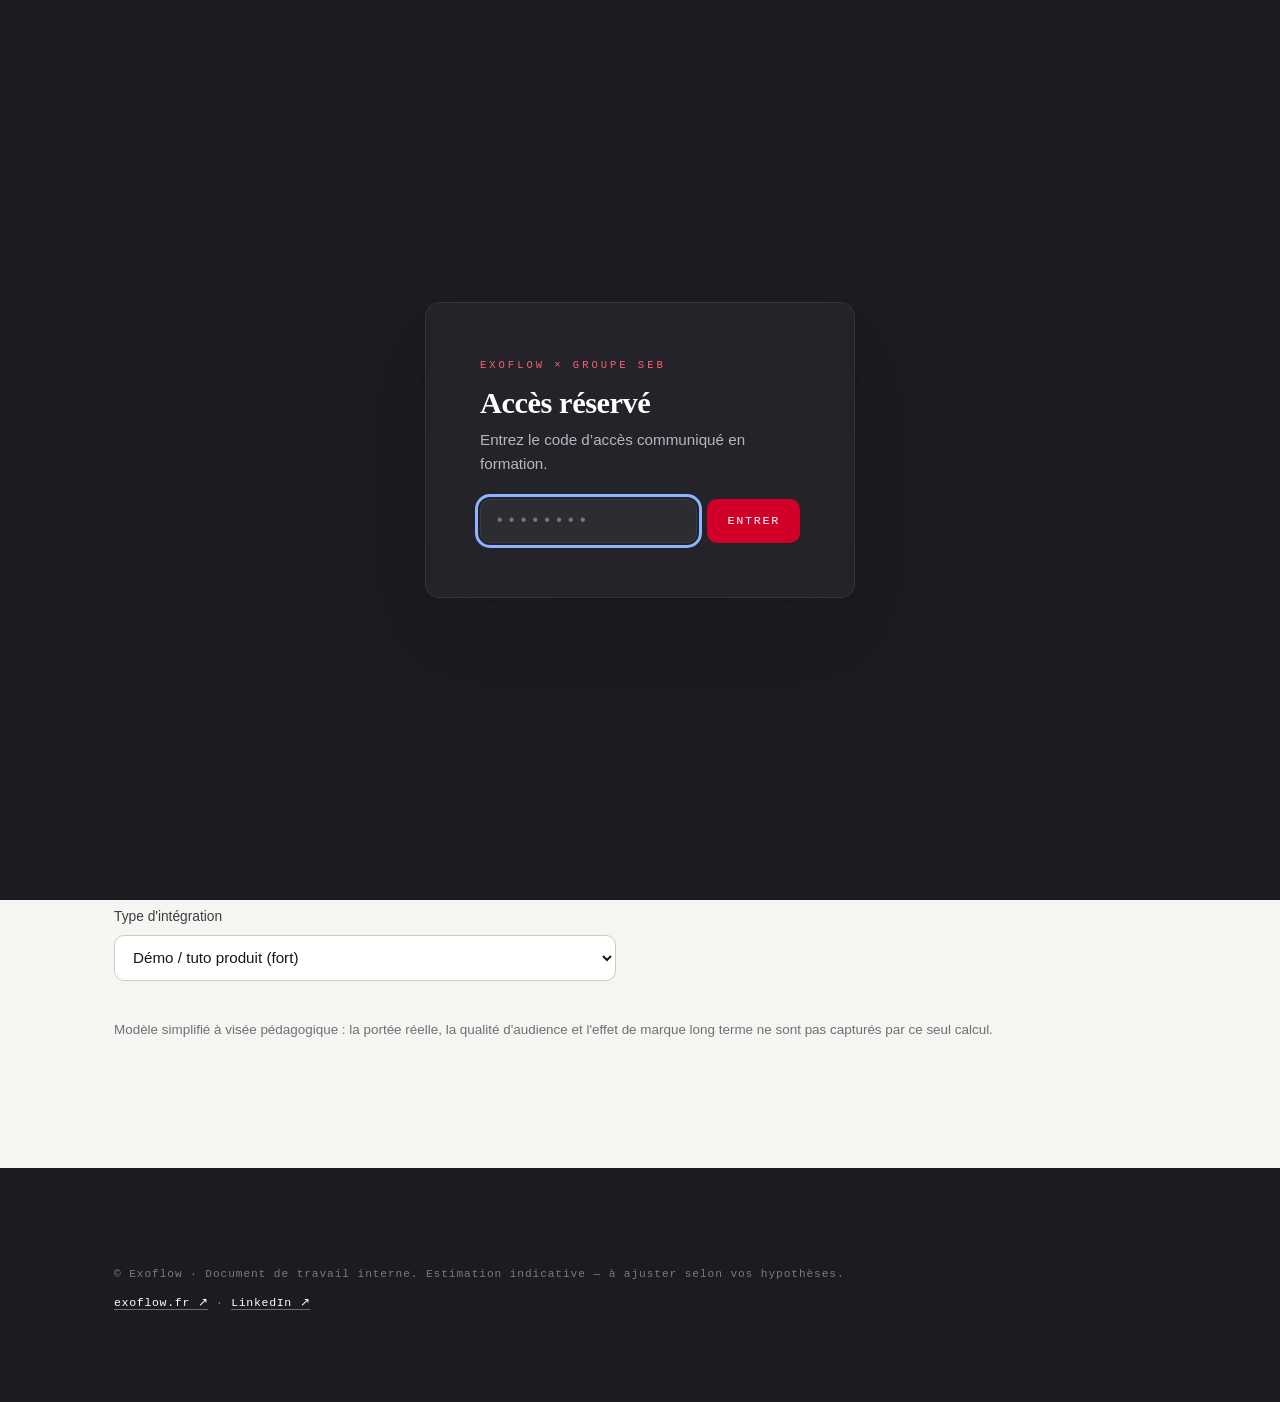
<file: roi.html>
<!DOCTYPE html>
<html lang="fr">
<head>
<meta charset="UTF-8">
<meta name="viewport" content="width=device-width, initial-scale=1.0">
<meta http-equiv="Content-Security-Policy" content="default-src 'self'; script-src 'self' 'unsafe-inline'; style-src 'self' 'unsafe-inline' https://fonts.googleapis.com; font-src 'self' https://fonts.gstatic.com; img-src 'self' data:; media-src 'self'; connect-src 'self'; object-src 'none'; base-uri 'self'; form-action 'self'">
<meta name="referrer" content="strict-origin-when-cross-origin">
<meta name="robots" content="noindex, nofollow">
<title>Calculateur ROI · Exoflow — Creator economy training</title>
<link rel="icon" type="image/svg+xml" href="assets/img/favicon.svg">
<link rel="preconnect" href="https://fonts.googleapis.com">
<link rel="preconnect" href="https://fonts.gstatic.com" crossorigin>
<link href="https://fonts.googleapis.com/css2?family=Fraunces:ital,opsz,wght@0,9..144,300..900;1,9..144,300..900&family=Inter:wght@300;400;500;600;700&family=Space+Mono:ital,wght@0,400;0,700;1,400&display=swap" rel="stylesheet">
<link rel="stylesheet" href="assets/css/styles.css">
<script>try{if(localStorage.getItem("ce-access")!=="ok")document.documentElement.classList.add("locked")}catch(e){document.documentElement.classList.add("locked")}</script>
</head>
<body>
<header class="topbar solid" id="topbar">
  <a class="brand" href="index.html" aria-label="Retour au playbook">
    <img src="assets/img/favicon.svg" alt="" style="height:24px;width:24px">
    <span class="brand-tag" style="color:var(--ink)">Exoflow · Creator economy training</span>
  </a>
  <nav class="topnav">
    <a href="index.html#about" class="lead-link"><span data-lang-fr>À propos</span><span data-lang-en>About</span></a>
    <a href="index.html">Playbook</a>
    <a href="ateliers.html"><span data-lang-fr>Ateliers</span><span data-lang-en>Workshops</span></a>
    <a href="programme.html"><span data-lang-fr>Programme</span><span data-lang-en>Programme</span></a>
    <a href="roi.html" class="active">ROI</a>
    <a href="data.html"><span data-lang-fr>Données</span><span data-lang-en>Data</span></a>
    <a href="lexique.html"><span data-lang-fr>Lexique</span><span data-lang-en>Lexicon</span></a>
  </nav>
  <div class="topbar-actions">
    <div class="lang-toggle" role="group" aria-label="Language">
      <button data-lang="fr" aria-pressed="true">FR</button>
      <button data-lang="en" aria-pressed="false">EN</button>
    </div>
    <a class="btn-link" href="index.html">← <span data-lang-fr>Playbook</span><span data-lang-en>Playbook</span></a>
  </div>
</header>

<main id="main" style="padding-top:60px">
<section id="roi">
  <div class="wrap">
    <p class="eyebrow">★ · <span data-lang-fr>Outil</span><span data-lang-en>Tool</span></p>
    <h2 style="font-size:clamp(1.9rem,4vw,3.2rem)" data-i18n="calc.title">Calculateur de ROI d'une collaboration</h2>
    <p class="lead mt-s" data-i18n="calc.sub">Estimation indicative.</p>
    <div class="calc mt" id="calc">
      <div id="calc-inputs"></div>
      <div class="calc-out" id="calc-out"></div>
    </div>
    <p class="muted mt-s" style="font-size:.84rem" data-i18n="calc.disclaimer">Modèle simplifié à visée pédagogique.</p>
  </div>
</section>
</main>

<footer class="foot"><div class="wrap"><small>© Exoflow · <span data-lang-fr>Document de travail interne. Estimation indicative — à ajuster selon vos hypothèses.</span><span data-lang-en>Internal working document. Indicative estimate — adjust to your assumptions.</span></small><small class="foot-links" style="display:block;margin-top:8px"><a href="https://exoflow.fr" target="_blank" rel="noopener">exoflow.fr ↗</a> · <a href="https://www.linkedin.com/in/victorbouin" target="_blank" rel="noopener">LinkedIn ↗</a></small></div></footer>

<script src="assets/js/data-bundle.js"></script>
<script src="assets/js/i18n.js"></script>
<script src="assets/js/dataviz.js"></script>
<script src="assets/js/app.js"></script>
</body>
</html>
</file>
<file: assets/css/styles.css>
/* ============================================================
   EXOFLOW × SEB — CREATOR ECONOMY PLAYBOOK
   Design system — adapted from the Exoflow Design Course
   Fraunces / Inter / Space Mono · light & dark editorial
   ============================================================ */
:root{
  --exo-dark:#343333;
  --ink:#17171a;
  --ink-2:#3c3c42;
  --muted:#6e6e76;
  --line:#e4e2dd;
  --line-strong:#cdcac3;
  --paper:#f7f5f1;
  --paper-2:#efece6;
  --white:#ffffff;
  --red:#ff0033;          /* brand red — graphics & large text only */
  --red-ink:#d10029;      /* AA-safe red for small text on light bg */
  --red-soft:#ffe2e8;
  --blue:#195edd;
  --blue-soft:#e1ebfb;
  --green:#1f9d63;
  --amber:#b8730a;
  --focus:#0a4fd0;
  --night:#1b1b20;
  --night-2:#232329;
  --night-3:#2c2c33;
  --night-paper:#f9f9f9;

  --serif:"Fraunces",Georgia,serif;
  --sans:"Inter",-apple-system,BlinkMacSystemFont,"Segoe UI",sans-serif;
  --mono:"Space Mono",ui-monospace,Menlo,monospace;

  --maxw:1180px;
  --gutter:clamp(20px,5vw,72px);
  --r:14px;
  --shadow:0 1px 2px rgba(20,20,25,.04),0 12px 40px -18px rgba(20,20,25,.18);
  --shadow-lg:0 2px 4px rgba(20,20,25,.05),0 40px 80px -30px rgba(20,20,25,.32);
  --ease:cubic-bezier(.16,.84,.44,1);
}

*{box-sizing:border-box}
html{scroll-behavior:smooth;-webkit-text-size-adjust:100%}
body{
  margin:0;background:var(--paper);color:var(--ink);
  font-family:var(--sans);font-size:17px;line-height:1.62;
  font-weight:400;-webkit-font-smoothing:antialiased;text-rendering:optimizeLegibility;
  overflow-x:hidden;
}
img,svg{max-width:100%;display:block}
a{color:inherit}
::selection{background:var(--red);color:#fff}
:focus-visible{outline:3px solid var(--focus);outline-offset:3px;border-radius:3px}
a:focus-visible{outline-offset:2px}

/* ---------- type ---------- */
h1,h2,h3,h4{font-family:var(--serif);font-weight:560;line-height:1.04;letter-spacing:-.015em;margin:0}
.eyebrow{
  font-family:var(--mono);font-size:.72rem;letter-spacing:.34em;text-transform:uppercase;
  color:var(--muted);font-weight:400;display:inline-flex;align-items:center;gap:.6em;
}
.eyebrow::before{content:"";width:26px;height:1px;background:var(--red);display:inline-block}
.lead{font-size:clamp(1.15rem,2vw,1.4rem);line-height:1.5;color:var(--ink-2);font-weight:380;max-width:62ch}
.serif-accent{font-family:var(--serif);font-style:italic;font-weight:380}
p{margin:0 0 1em}
p:last-child{margin-bottom:0}

/* ---------- layout ---------- */
.wrap{max-width:var(--maxw);margin:0 auto;padding-inline:var(--gutter)}
.wrap-narrow{max-width:820px;margin:0 auto;padding-inline:var(--gutter)}
section{padding-block:clamp(72px,10vw,140px);position:relative}
.sec-num{font-family:var(--mono);font-size:.72rem;color:var(--muted);letter-spacing:.2em}
.grid{display:grid;gap:clamp(20px,3vw,40px)}
.g2{grid-template-columns:repeat(2,1fr)}
.g3{grid-template-columns:repeat(3,1fr)}
.g4{grid-template-columns:repeat(4,1fr)}
@media(max-width:880px){.g2,.g3,.g4{grid-template-columns:1fr}.g3.keep2,.g4.keep2{grid-template-columns:repeat(2,1fr)}}
.mt{margin-top:clamp(28px,4vw,56px)}
.mt-s{margin-top:20px}
.center{text-align:center}

/* dark sections */
.night,.chapter,.hero,.foot{--red-ink:#ff5d76;--focus:#8db4ff}
.night{background:var(--night);color:var(--night-paper)}
.night h1,.night h2,.night h3,.night h4{color:#fff}
.night .lead{color:#cfcfd6}
.night .eyebrow{color:#9a9aa4}
.night .muted{color:#a7a7b0}
.muted{color:var(--muted)}

/* ============================================================
   Progress + nav + language toggle
   ============================================================ */
.progress{position:fixed;top:0;left:0;height:3px;background:linear-gradient(90deg,var(--red),var(--blue));width:0;z-index:90}
.skip{position:absolute;left:-999px;top:0;background:var(--ink);color:#fff;padding:10px 16px;z-index:200;border-radius:0 0 8px 0}
.skip:focus{left:0}

.topbar{
  position:fixed;top:0;left:0;right:0;z-index:80;display:flex;align-items:center;justify-content:space-between;
  padding:14px var(--gutter);transition:background .4s var(--ease),box-shadow .4s var(--ease),padding .4s var(--ease);
}
.topbar:not(.solid){background:linear-gradient(180deg,rgba(18,18,22,.5),rgba(18,18,22,0))}
.topbar.solid{background:rgba(247,245,241,.92);backdrop-filter:blur(14px);box-shadow:0 1px 0 var(--line);padding-block:10px}
.brand{display:flex;align-items:center;gap:11px;text-decoration:none}
.brand .logo-mark{height:26px;width:auto;flex:none}
.logo-exo{height:20px;width:auto;flex:none}
.logo-exo .cls-w{fill:#fff;transition:fill .4s var(--ease)}
.topbar.solid .logo-exo .cls-w{fill:var(--exo-dark)}
.logo-seb{height:27px;width:auto;flex:none}
.logo-seb .seb-mark{fill:#9aa0a6;transition:fill .4s var(--ease)}
.topbar.solid .logo-seb .seb-mark{fill:#747c83}
.foot .logo-exo{height:24px}
.foot .logo-exo .cls-w{fill:#fff}
.brand-x{font-family:var(--mono);color:#fff;opacity:.5;font-size:1rem}
.topbar.solid .brand-x{color:var(--ink);opacity:.45}
.brand-tag{font-family:var(--mono);font-size:.62rem;letter-spacing:.24em;text-transform:uppercase;color:#fff}
.topbar:not(.solid) .brand-tag{text-shadow:0 1px 4px rgba(0,0,0,.45)}
.topbar.solid .brand-tag{color:var(--muted)}
.topbar-actions{display:flex;align-items:center;gap:10px}
.topnav{display:flex;gap:3px;align-items:center}
.topnav a{font-family:var(--mono);font-size:.72rem;font-weight:700;letter-spacing:.1em;text-transform:uppercase;text-decoration:none;padding:9px 14px;border-radius:30px;opacity:.9;white-space:nowrap;transition:opacity .2s,background .2s,color .2s}
.topbar:not(.solid) .topnav a{color:#fff;text-shadow:0 1px 4px rgba(0,0,0,.45)}
.topbar.solid .topnav a{color:var(--ink)}
.topnav a:hover{opacity:1}
.topnav a.active{opacity:1}
.topbar:not(.solid) .topnav a.active{background:rgba(255,255,255,.18)}
.topbar.solid .topnav a.active{background:var(--ink);color:#fff;text-shadow:none}
/* highlight the "intro" entries (CV/réf + Exoflow) */
.topnav a.lead-link{opacity:1}
.topbar.solid .topnav a.lead-link{color:var(--red-ink)}
.topbar:not(.solid) .topnav a.lead-link{color:#fff}
@media(max-width:920px){.topnav{display:none}}

/* language toggle */
.lang-toggle{display:inline-flex;border:1px solid currentColor;border-radius:40px;overflow:hidden;font-family:var(--mono);font-size:.68rem;letter-spacing:.12em}
.lang-toggle button{background:none;border:none;color:inherit;padding:9px 13px;min-height:40px;cursor:pointer;text-transform:uppercase;opacity:.55;font-family:inherit;letter-spacing:inherit}
.lang-toggle button[aria-pressed="true"]{opacity:1;background:#d10029;color:#fff}
.topbar:not(.solid) .lang-toggle{color:#fff}
.topbar.solid .lang-toggle{color:var(--ink)}

.nav-toggle{
  font-family:var(--mono);font-size:.7rem;letter-spacing:.22em;text-transform:uppercase;
  background:none;border:1px solid currentColor;color:#fff;padding:11px 18px;min-height:44px;border-radius:40px;cursor:pointer;
}
.topbar:not(.solid) .nav-toggle{color:#fff}
.topbar.solid .nav-toggle{color:var(--ink)}

/* TOC drawer */
.toc{
  position:fixed;inset:0 0 0 auto;width:min(380px,86vw);background:var(--night);color:#fff;z-index:120;
  transform:translateX(100%);transition:transform .5s var(--ease);padding:88px 36px 40px;overflow-y:auto;
  box-shadow:var(--shadow-lg);
}
.toc.open{transform:none}
.toc h4{font-size:.8rem;font-family:var(--mono);font-weight:400;letter-spacing:.2em;text-transform:uppercase;color:#8a8a94;margin:26px 0 10px}
.toc a{display:flex;gap:12px;text-decoration:none;color:#d9d9e0;padding:7px 0;font-size:.95rem;border-bottom:1px solid #2c2c33;transition:color .2s}
.toc a:hover,.toc a:focus{color:var(--white)}
.toc a span{color:#6a6a74;font-family:var(--mono);font-size:.78rem;min-width:26px}
.toc-close{position:absolute;top:18px;right:22px;background:none;border:none;color:#fff;font-size:1.6rem;cursor:pointer;line-height:1;width:44px;height:44px;display:flex;align-items:center;justify-content:center;border-radius:50%}
.scrim{position:fixed;inset:0;background:rgba(10,10,12,.45);z-index:110;opacity:0;pointer-events:none;transition:opacity .4s}
.scrim.show{opacity:1;pointer-events:auto}

/* ============================================================
   Hero
   ============================================================ */
.hero{min-height:100svh;display:flex;flex-direction:column;justify-content:center;background:var(--night);color:#fff;overflow:hidden;position:relative}
.hero canvas{position:absolute;inset:0;width:100%;height:100%;opacity:.5}
.hero-video{position:absolute;inset:0;width:100%;height:100%;object-fit:cover;opacity:.32;filter:saturate(1.1)}
.hero .wrap{position:relative;z-index:2}
.hero-kicker{font-family:var(--mono);font-size:.8rem;letter-spacing:.3em;text-transform:uppercase;color:#9a9aa4;margin-bottom:30px}
.hero-kicker b{color:var(--red-ink);font-weight:400}
.hero h1{font-size:clamp(3rem,9vw,8rem);font-weight:340;letter-spacing:-.03em;color:#fff}
.hero h1 em{font-style:italic;color:var(--red);font-weight:340}
.hero h1 .b{color:var(--blue)}
.hero-sub{margin-top:34px;max-width:56ch;font-size:clamp(1.1rem,2vw,1.45rem);color:#cdcdd5;font-weight:320;line-height:1.5}
.hero-meta{display:flex;flex-wrap:wrap;gap:26px;margin-top:54px;font-family:var(--mono);font-size:.74rem;letter-spacing:.12em;text-transform:uppercase;color:#8e8e98}
.hero-meta b{color:#fff;font-weight:400}
.hero-actions{display:flex;flex-wrap:wrap;gap:13px;margin-top:42px}
.hero-actions .btn-link.primary{background:#d10029;border-color:#d10029;color:#fff}
.hero-actions .btn-link.primary:hover,.hero-actions .btn-link.primary:focus-visible{background:#fff;border-color:#fff;color:var(--red)}
.scroll-hint{position:absolute;bottom:30px;left:50%;transform:translateX(-50%);z-index:3;font-family:var(--mono);font-size:.66rem;letter-spacing:.3em;text-transform:uppercase;color:#7a7a84;display:flex;flex-direction:column;align-items:center;gap:10px}
.scroll-hint .bar{width:1px;height:42px;background:linear-gradient(#7a7a84,transparent);animation:drop 1.8s var(--ease) infinite}
@keyframes drop{0%{transform:scaleY(0);transform-origin:top}40%{transform:scaleY(1);transform-origin:top}60%{transform:scaleY(1);transform-origin:bottom}100%{transform:scaleY(0);transform-origin:bottom}}

/* ============================================================
   Components
   ============================================================ */
.card{background:var(--white);border:1px solid var(--line);border-radius:var(--r);padding:30px;transition:transform .4s var(--ease),box-shadow .4s var(--ease),border-color .4s}
.card:hover{transform:translateY(-4px);box-shadow:var(--shadow);border-color:var(--line-strong)}
.night .card{background:var(--night-2);border-color:#34343c}
.card .ic{margin-bottom:18px}
.card h3{font-size:1.3rem;margin-bottom:8px}
.card p{margin:0;color:var(--muted);font-size:.98rem;line-height:1.55}
.card .k{font-family:var(--mono);font-size:.7rem;letter-spacing:.18em;text-transform:uppercase;color:var(--red-ink);display:block;margin-bottom:14px}

.pill{display:inline-block;font-family:var(--mono);font-size:.68rem;letter-spacing:.16em;text-transform:uppercase;padding:5px 12px;border:1px solid var(--line-strong);border-radius:40px;color:var(--ink-2)}
.night .pill{border-color:#3a3a42;color:#c7c7cf}
.pill.r{border-color:var(--red);color:var(--red-ink)}
.pill.b{border-color:var(--blue);color:var(--blue)}
.pill.g{border-color:var(--green);color:var(--green)}

.stat{padding:30px 0}
.stat .big{font-family:var(--serif);font-size:clamp(3rem,7vw,5.4rem);font-weight:520;line-height:.9;letter-spacing:-.03em}
.stat .big.r{color:var(--red)}.stat .big.b{color:var(--blue)}
.stat p{margin:.6em 0 0;color:var(--muted);font-size:.95rem;max-width:34ch}
.stat cite{display:block;margin-top:8px;font-family:var(--mono);font-size:.66rem;letter-spacing:.1em;color:var(--muted);font-style:normal}
.night .stat cite{color:#5a5a64}

/* numbered list */
.steps{counter-reset:s;display:grid;gap:2px;border-top:1px solid var(--line)}
.step{display:grid;grid-template-columns:90px 1fr;column-gap:28px;row-gap:6px;padding:26px 0;border-bottom:1px solid var(--line);align-items:start}
.step::before{counter-increment:s;content:counter(s,decimal-leading-zero);font-family:var(--mono);font-size:.9rem;color:var(--red-ink);padding-top:6px;grid-row:1}
.step>div,.step>p{grid-column:2}
.step h3{font-size:1.45rem;margin-bottom:6px}
.step p{margin:0;color:var(--muted)}
.night .steps,.night .step{border-color:#2f2f37}
@media(max-width:680px){.step{grid-template-columns:1fr;gap:6px}.step>div,.step>p{grid-column:1}}

/* feature split */
.split{display:grid;grid-template-columns:1.05fr .95fr;gap:clamp(30px,5vw,80px);align-items:center}
@media(max-width:900px){.split{grid-template-columns:1fr}}
.figure{border-radius:var(--r);overflow:hidden;border:1px solid var(--line);background:var(--white)}
video.vfit{width:100%;display:block;aspect-ratio:16/9;object-fit:cover;background:#0e0e12}
.night .figure{border-color:#34343c;background:var(--night-2)}
figcaption{font-family:var(--mono);font-size:.68rem;letter-spacing:.12em;color:var(--muted);padding:12px 16px;text-transform:uppercase;border-top:1px solid var(--line)}
.night figcaption{border-color:#34343c}

/* video placeholder slot */
.video-slot{aspect-ratio:16/9;width:100%;display:flex;flex-direction:column;align-items:center;justify-content:center;gap:12px;
  background:repeating-linear-gradient(45deg,#1c1c22,#1c1c22 14px,#202027 14px,#202027 28px);color:#8b8b95;text-align:center;padding:20px}
.video-slot .vs-ic{width:46px;height:46px;opacity:.7}
.video-slot .vs-label{font-family:var(--mono);font-size:.7rem;letter-spacing:.18em;text-transform:uppercase;color:#b9b9c2}
.video-slot .vs-spec{font-size:.82rem;color:#80808a;max-width:42ch}

/* quote */
.pull{font-family:var(--serif);font-size:clamp(1.7rem,4vw,3rem);line-height:1.18;font-weight:360;letter-spacing:-.02em;max-width:24ch}
.pull em{font-style:italic;color:var(--red)}
.pull-by{display:block;margin-top:24px;font-family:var(--mono);font-size:.74rem;letter-spacing:.16em;text-transform:uppercase;color:var(--muted)}

/* chapter divider */
.chapter{background:var(--ink);color:#fff;text-align:center}
.chapter .wrap{padding-block:clamp(70px,11vw,150px)}
.chapter .part{font-family:var(--mono);font-size:.8rem;letter-spacing:.4em;text-transform:uppercase;color:var(--red-ink);margin-bottom:24px}
.chapter h2{font-size:clamp(2.4rem,7vw,5.5rem);font-weight:330;letter-spacing:-.02em}
.chapter h2 em{font-style:italic}
.chapter p{max-width:48ch;margin:26px auto 0;color:#b7b7bf;font-size:1.1rem}

/* pros / cons */
.proscons{display:grid;grid-template-columns:1fr 1fr;gap:clamp(16px,2.5vw,28px)}
@media(max-width:760px){.proscons{grid-template-columns:1fr}}
.pc{background:var(--white);border:1px solid var(--line);border-radius:var(--r);padding:26px}
.night .pc{background:var(--night-2);border-color:#34343c}
.pc h4{font-family:var(--mono);font-size:.72rem;letter-spacing:.2em;text-transform:uppercase;margin:0 0 14px}
.pc.pro h4{color:var(--green)}
.pc.con h4{color:var(--red-ink)}
.pc ul{list-style:none;margin:0;padding:0;display:grid;gap:9px}
.pc li{display:flex;gap:10px;font-size:.95rem;color:var(--ink-2);align-items:flex-start}
.night .pc li{color:#cdcdd5}
.pc.pro li::before{content:"+";color:var(--green);font-weight:700;flex:none}
.pc.con li::before{content:"–";color:var(--red-ink);font-weight:700;flex:none}

/* lever cards (accordion-ish) */
.levers{display:grid;gap:14px;margin-top:36px}
.lever{border:1px solid var(--line);border-radius:var(--r);background:var(--white);overflow:hidden}
.night .lever{background:var(--night-2);border-color:#34343c}
.lever-head{width:100%;text-align:left;background:none;border:none;cursor:pointer;padding:22px 26px;display:flex;align-items:center;gap:18px;font-family:inherit}
.lever-head .lv-n{font-family:var(--mono);font-size:.8rem;color:var(--red-ink);min-width:34px}
.lever-head .lv-t{font-family:var(--serif);font-size:1.35rem;color:var(--ink);flex:1}
.night .lever-head .lv-t{color:#fff}
.lever-head .lv-x{font-size:1.4rem;color:var(--muted);transition:transform .3s var(--ease)}
.lever[open] .lv-x,.lever.open .lv-x{transform:rotate(45deg)}
.lever-body{padding:0 26px 26px;display:none}
.lever.open .lever-body{display:block}

/* data viz */
.viz-card{background:var(--white);border:1px solid var(--line);border-radius:var(--r);padding:clamp(20px,3vw,32px)}
.night .viz-card{background:var(--night-2);border-color:#34343c}
.viz-card h3{font-size:1.15rem;margin-bottom:4px}
.viz-card .viz-sub{font-size:.86rem;color:var(--muted);margin-bottom:20px}
.bar-row{display:grid;grid-template-columns:minmax(120px,180px) 1fr 64px;align-items:center;gap:14px;padding:7px 0}
.bar-row .bl{font-size:.9rem;color:var(--ink-2);overflow:hidden;text-overflow:ellipsis;white-space:nowrap}
.night .bar-row .bl{color:#cdcdd5}
.bar-track{height:12px;background:var(--paper-2);border-radius:20px;overflow:hidden}
.night .bar-track{background:#34343c}
.bar-fill{height:100%;border-radius:20px;background:linear-gradient(90deg,var(--red),var(--blue));width:0;transition:width 1s var(--ease)}
.bar-val{font-family:var(--mono);font-size:.78rem;color:var(--muted);text-align:right}

/* data table + explorer */
.explorer-controls{display:flex;flex-wrap:wrap;gap:10px;align-items:center;margin-bottom:20px}
.explorer-controls input,.explorer-controls select{
  font-family:var(--sans);font-size:.92rem;padding:10px 14px;border:1px solid var(--line-strong);border-radius:40px;background:var(--white);color:var(--ink);min-height:44px}
.night .explorer-controls input,.night .explorer-controls select{background:var(--night-2);border-color:#3a3a42;color:#fff}
.explorer-controls input{flex:1;min-width:200px}
.tbl-wrap{overflow-x:auto;border:1px solid var(--line);border-radius:var(--r)}
.night .tbl-wrap{border-color:#34343c}
table.data{width:100%;border-collapse:collapse;font-size:.9rem}
table.data th{font-family:var(--mono);font-size:.66rem;letter-spacing:.12em;text-transform:uppercase;color:var(--muted);text-align:left;padding:14px 16px;border-bottom:1px solid var(--line);background:var(--paper);position:sticky;top:0;cursor:pointer;white-space:nowrap}
.night table.data th{background:var(--night-3);border-color:#34343c}
table.data td{padding:12px 16px;border-bottom:1px solid var(--line);color:var(--ink-2);vertical-align:top}
.night table.data td{border-color:#2c2c33;color:#cdcdd5}
table.data tr:last-child td{border-bottom:none}
table.data tbody tr:hover{background:var(--paper)}
.night table.data tbody tr:hover{background:var(--night-3)}
.tag-cell{font-family:var(--mono);font-size:.64rem;letter-spacing:.08em;text-transform:uppercase;padding:3px 8px;border-radius:20px;background:var(--paper-2);color:var(--ink-2);white-space:nowrap}
.night .tag-cell{background:#34343c;color:#cdcdd5}
.explorer-count{font-family:var(--mono);font-size:.72rem;letter-spacing:.1em;color:var(--muted);margin-top:12px}

/* tabs */
.tabs{display:flex;flex-wrap:wrap;gap:8px;margin-bottom:24px}
.tab{font-family:var(--mono);font-size:.72rem;letter-spacing:.12em;text-transform:uppercase;padding:10px 16px;min-height:42px;border:1px solid var(--line-strong);border-radius:40px;background:none;color:var(--ink-2);cursor:pointer}
.night .tab{border-color:#3a3a42;color:#c7c7cf}
.tab[aria-selected="true"]{background:var(--ink);color:#fff;border-color:var(--ink)}
.night .tab[aria-selected="true"]{background:#fff;color:var(--ink);border-color:#fff}
.tabpanel[hidden]{display:none}

/* ROI calculator */
.calc{display:grid;grid-template-columns:1fr 1fr;gap:clamp(24px,4vw,48px);align-items:start}
@media(max-width:820px){.calc{grid-template-columns:1fr}}
.calc-field{margin-bottom:18px}
.calc-field label{display:block;font-size:.86rem;color:var(--ink-2);margin-bottom:6px;font-weight:500}
.night .calc-field label{color:#cdcdd5}
.calc-field .vrange{display:flex;align-items:center;gap:14px}
.calc-field input[type=range]{flex:1;accent-color:var(--red)}
.calc-field output{font-family:var(--mono);font-size:.9rem;color:var(--red-ink);min-width:88px;text-align:right}
.calc-field select{width:100%;font-family:var(--sans);font-size:.95rem;padding:11px 14px;border:1px solid var(--line-strong);border-radius:10px;background:var(--white);color:var(--ink);min-height:46px}
.night .calc-field select{background:var(--night-2);border-color:#3a3a42;color:#fff}
.calc-out{background:var(--ink);color:#fff;border-radius:var(--r);padding:clamp(24px,4vw,36px)}
.calc-out .co-big{font-family:var(--serif);font-size:clamp(2.6rem,6vw,4rem);line-height:1;letter-spacing:-.02em}
.calc-out .co-big.pos{color:#7ee0a6}.calc-out .co-big.neg{color:#ff8fa3}
.calc-out .co-lbl{font-family:var(--mono);font-size:.7rem;letter-spacing:.16em;text-transform:uppercase;color:#9a9aa4;margin-bottom:10px}
.calc-out hr{border:none;border-top:1px solid #34343c;margin:20px 0}
.calc-line{display:flex;justify-content:space-between;font-size:.9rem;color:#c7c7cf;padding:5px 0}
.calc-line b{color:#fff;font-family:var(--mono)}

/* live poll / quiz */
.poll{background:var(--white);border:1px solid var(--line);border-radius:var(--r);padding:clamp(24px,4vw,40px);max-width:760px;margin:0 auto}
.night .poll{background:var(--night-2);border-color:#34343c}
.poll .q-kicker{font-family:var(--mono);font-size:.7rem;letter-spacing:.18em;text-transform:uppercase;color:var(--red-ink);margin-bottom:12px}
.poll h3{font-size:clamp(1.4rem,3vw,2rem);margin-bottom:24px}
.poll-opts{display:grid;gap:12px}
.poll-opt{display:flex;align-items:center;gap:14px;width:100%;text-align:left;background:var(--paper);border:1px solid var(--line);border-radius:12px;padding:16px 18px;cursor:pointer;font-family:inherit;font-size:1rem;color:var(--ink);position:relative;overflow:hidden;transition:border-color .2s}
.night .poll-opt{background:var(--night-3);border-color:#3a3a42;color:#fff}
.poll-opt:hover{border-color:var(--blue)}
.poll-opt .po-bar{position:absolute;inset:0 auto 0 0;background:var(--blue-soft);width:0;transition:width .6s var(--ease);z-index:0}
.night .poll-opt .po-bar{background:rgba(25,94,221,.28)}
.poll-opt.correct .po-bar{background:rgba(31,157,99,.22)}
.poll-opt .po-txt,.poll-opt .po-pct{position:relative;z-index:1}
.poll-opt .po-pct{margin-left:auto;font-family:var(--mono);font-size:.82rem;color:var(--muted);opacity:0;transition:opacity .3s}
.poll.revealed .po-pct{opacity:1}
.poll-opt.chosen{border-color:var(--ink)}
.poll-opt.correct{border-color:var(--green)}
.poll-feedback{margin-top:20px;font-size:.96rem;color:var(--ink-2);padding:16px;border-left:3px solid var(--blue);background:var(--blue-soft);border-radius:0 8px 8px 0;display:none}
.night .poll-feedback{background:rgba(25,94,221,.12);color:#cdcdd5}
.poll.revealed .poll-feedback{display:block}
.poll-nav{display:flex;justify-content:space-between;align-items:center;margin-top:24px}

/* audience questions deck */
.qcard{background:var(--white);border:1px solid var(--line);border-left:4px solid var(--red);border-radius:0 var(--r) var(--r) 0;padding:24px 28px}
.night .qcard{background:var(--night-2);border-color:#34343c;border-left-color:var(--red)}
.qcard .qn{font-family:var(--mono);font-size:.72rem;letter-spacing:.16em;color:var(--red-ink);text-transform:uppercase}
.qcard h4{font-family:var(--serif);font-size:1.25rem;margin:8px 0;font-weight:500}
.qcard p{margin:0;font-size:.92rem;color:var(--muted)}

/* brief */
.brief{background:var(--white);border:1px solid var(--line);border-left:4px solid var(--blue);border-radius:0 var(--r) var(--r) 0;padding:clamp(24px,4vw,44px)}
.night .brief{background:var(--night-2);border-color:#34343c;border-left-color:var(--blue)}
.brief .tag{font-family:var(--mono);font-size:.7rem;letter-spacing:.2em;text-transform:uppercase;color:var(--blue)}
.brief h3{font-size:clamp(1.6rem,3vw,2.3rem);margin:10px 0 14px}

/* lexicon */
.lex-list{display:grid;gap:0;border-top:1px solid var(--line)}
.lex-item{padding:20px 0;border-bottom:1px solid var(--line);display:grid;grid-template-columns:minmax(180px,260px) 1fr;gap:24px}
.night .lex-item{border-color:#2f2f37}
@media(max-width:680px){.lex-item{grid-template-columns:1fr;gap:6px}}
.lex-term{font-family:var(--serif);font-size:1.2rem;font-weight:500}
.lex-term .lex-cat{display:block;font-family:var(--mono);font-size:.62rem;letter-spacing:.14em;text-transform:uppercase;color:var(--red-ink);margin-top:6px}
.lex-def{color:var(--ink-2);font-size:.98rem}
.night .lex-def{color:#cdcdd5}

/* buttons */
.btns{display:flex;flex-wrap:wrap;gap:12px;margin-top:18px}
.btn-link{display:inline-flex;align-items:center;gap:10px;font-family:var(--mono);font-size:.72rem;letter-spacing:.14em;text-transform:uppercase;color:var(--ink);border:1px solid var(--line-strong);padding:13px 20px;min-height:46px;border-radius:40px;text-decoration:none;cursor:pointer;background:none;transition:background .3s var(--ease),color .3s var(--ease),border-color .3s var(--ease)}
.night .btn-link{color:#fff;border-color:#4a4a52}
.btn-link:hover,.btn-link:focus-visible{background:var(--ink);color:#fff;border-color:var(--ink)}
.night .btn-link:hover,.night .btn-link:focus-visible{background:#fff;color:var(--ink);border-color:#fff}
.btn-link.solid{background:#d10029;border-color:#d10029;color:#fff}
.btn-link.solid:hover,.btn-link.solid:focus-visible{background:var(--ink);border-color:var(--ink);color:#fff}
.btn-link svg{width:15px;height:15px}

/* footer */
.foot{background:var(--night);color:#cfcfd6;padding-block:clamp(50px,7vw,90px)}
.foot a{color:#cfcfd6;text-decoration:none}
.foot a:hover{color:#fff}
.foot-links a{color:#fff;text-decoration:underline;text-underline-offset:3px;text-decoration-color:rgba(255,255,255,.35);font-family:var(--mono);font-size:.72rem;letter-spacing:.06em}
.foot-links a:hover{text-decoration-color:var(--red-ink)}
/* about / présentation Exoflow */
#about{border-bottom:1px solid var(--line)}
.about-profile{align-items:start}
.about-name{font-family:var(--serif);font-size:1.7rem;line-height:1.15}
.about-role{font-family:var(--body);font-size:.95rem;color:var(--muted);font-weight:400}
.about-exp{list-style:none;margin:18px 0 0;padding:0;display:flex;flex-direction:column;gap:9px}
.about-exp li{position:relative;padding-left:18px;font-size:.95rem;color:var(--ink-2);line-height:1.45}
.about-exp li::before{content:"";position:absolute;left:0;top:.55em;width:6px;height:6px;border-radius:50%;background:var(--red-ink)}
.about-links{display:flex;flex-wrap:wrap;gap:10px;margin-top:22px}
.about-reflabel{font-family:var(--mono);font-size:.68rem;letter-spacing:.18em;text-transform:uppercase;color:var(--muted);margin-bottom:14px}
.about-refs{display:flex;flex-wrap:wrap;gap:8px}
.ref-tag{font-family:var(--mono);font-size:.72rem;letter-spacing:.04em;padding:6px 12px;border:1px solid var(--line-strong);border-radius:8px;color:var(--ink-2);background:var(--white)}
.ref-tag.hi{border-color:var(--red);color:var(--red-ink);font-weight:700}
.about-refnote{margin-top:16px;font-size:.82rem;color:var(--muted);max-width:46ch}
@media(max-width:880px){.about-refs{gap:7px}}
.foot-grid{display:grid;grid-template-columns:1.4fr 1fr 1fr;gap:40px}
@media(max-width:760px){.foot-grid{grid-template-columns:1fr}}
.foot small{color:#7a7a84;font-family:var(--mono);font-size:.7rem;letter-spacing:.08em}

/* presenter mode banner */
.mode-banner{position:fixed;bottom:18px;left:50%;transform:translateX(-50%);z-index:85;background:var(--ink);color:#fff;border-radius:40px;padding:8px 10px 8px 18px;display:flex;align-items:center;gap:14px;box-shadow:var(--shadow-lg);font-family:var(--mono);font-size:.68rem;letter-spacing:.1em;text-transform:uppercase}
.mode-banner button{background:var(--red);color:#fff;border:none;border-radius:30px;padding:8px 14px;min-height:36px;cursor:pointer;font-family:inherit;font-size:inherit;letter-spacing:inherit}
.mode-banner[hidden]{display:none}

/* i18n visibility */
[data-lang-en]{display:none}
html[lang="en"] [data-lang-fr]{display:none}
html[lang="en"] [data-lang-en]{display:revert}

/* reveal on scroll */
.reveal{opacity:0;transform:translateY(22px);transition:opacity .8s var(--ease),transform .8s var(--ease)}
.reveal.in{opacity:1;transform:none}
@media(prefers-reduced-motion:reduce){.reveal{opacity:1;transform:none;transition:none}.bar-fill{transition:none}}

/* ---------- schemas / diagrams ---------- */
.schema{background:var(--white);border:1px solid var(--line);border-radius:var(--r);padding:clamp(20px,3vw,34px);overflow:hidden}
.night .schema{background:var(--night-2);border-color:#34343c}
.schema svg{width:100%;height:auto;display:block;overflow:visible}
.schema-cap{font-family:var(--mono);font-size:.68rem;letter-spacing:.12em;text-transform:uppercase;color:var(--muted);margin-top:16px;text-align:center}
.sch-node{fill:var(--white);stroke:var(--line-strong);stroke-width:1.5}
.night .sch-node{fill:var(--night-3);stroke:#3a3a42}
.sch-node.accent{fill:var(--red-soft);stroke:var(--red)}
.night .sch-node.accent{fill:rgba(255,0,51,.16);stroke:var(--red)}
.sch-label{font-family:var(--sans);font-weight:600;fill:var(--ink);font-size:15px}
.night .sch-label{fill:#fff}
.night .sch-sub{fill:#a7a7b0}
.sch-sub{font-family:var(--mono);fill:var(--muted);font-size:10.5px;letter-spacing:.04em}
.sch-flow{stroke:var(--red);stroke-width:2;fill:none}
.sch-flow-b{stroke:var(--blue);stroke-width:2;fill:none}
.sch-flowlabel{font-family:var(--mono);font-size:10px;fill:var(--muted);letter-spacing:.06em;text-transform:uppercase}
.sch-axis{stroke:var(--line-strong);stroke-width:1.5}
.sch-chip{fill:var(--white);stroke:var(--line-strong)}
.night .sch-chip{fill:var(--night-3);stroke:#3a3a42}
.sch-chip-tx{font-family:var(--sans);font-size:12.5px;font-weight:500;fill:var(--ink-2)}
.night .sch-chip-tx{fill:#cdcdd5}

/* ---------- brand focus spotlights ---------- */
.focus-grid{display:grid;grid-template-columns:repeat(2,1fr);gap:clamp(18px,2.5vw,30px)}
@media(max-width:820px){.focus-grid{grid-template-columns:1fr}}
.focus{background:var(--white);border:1px solid var(--line);border-radius:var(--r);overflow:hidden;display:flex;flex-direction:column;transition:transform .4s var(--ease),box-shadow .4s var(--ease)}
.focus:hover{transform:translateY(-4px);box-shadow:var(--shadow)}
.night .focus{background:var(--night-2);border-color:#34343c}
.focus-media{position:relative;aspect-ratio:16/9;background:#0e0e12;overflow:hidden}
.focus-media video{width:100%;height:100%;object-fit:cover;display:block}
.focus-media .focus-media-2{position:absolute;inset:0;opacity:0;transition:opacity .5s}
.focus-media.playing .focus-media-2{opacity:1}
.focus-media.novid{display:none}
.focus-play{position:absolute;left:50%;top:50%;transform:translate(-50%,-50%);width:58px;height:58px;border-radius:50%;border:none;background:rgba(255,0,51,.92);color:#fff;font-size:1.1rem;cursor:pointer;display:flex;align-items:center;justify-content:center;transition:transform .3s,opacity .3s;box-shadow:0 6px 20px -6px rgba(0,0,0,.5)}
.focus-play:hover{transform:translate(-50%,-50%) scale(1.08)}
.focus-media.playing .focus-play{opacity:0;pointer-events:none}
.focus-body{padding:24px;display:flex;flex-direction:column;gap:10px}
.focus-body .k{font-family:var(--mono);font-size:.66rem;letter-spacing:.18em;text-transform:uppercase;color:var(--red-ink)}
.focus-body h3{font-size:1.4rem}
.focus-head{font-family:var(--serif);font-style:italic;font-size:1.05rem;color:var(--ink-2);margin:0}
.night .focus-head{color:#d4d4dc}
.focus-metric{display:flex;align-items:baseline;gap:12px;padding:10px 0;border-top:1px solid var(--line);border-bottom:1px solid var(--line);margin:4px 0}
.night .focus-metric{border-color:#34343c}
.focus-metric .fm-val{font-family:var(--serif);font-size:2.4rem;line-height:1;color:var(--red);font-weight:560}
.focus-metric .fm-lbl{font-size:.84rem;color:var(--muted)}
.focus-body p{margin:0;font-size:.94rem;color:var(--muted);line-height:1.55}
.focus-take{font-size:.9rem!important;color:var(--ink-2)!important;background:var(--paper-2);border-radius:8px;padding:12px 14px}
.night .focus-take{background:var(--night-3);color:#cdcdd5!important}
.focus-take strong{color:var(--red-ink)}

/* ---------- discussion prompts ---------- */
.discuss-label{font-family:var(--mono);font-size:.68rem;letter-spacing:.18em;text-transform:uppercase;color:var(--muted);margin-bottom:12px}
.discuss-prompts{list-style:none;margin:0 0 4px;padding:0;display:grid;gap:12px}
.discuss-prompts li{display:flex;gap:14px;align-items:flex-start;font-size:1.05rem;color:var(--ink-2);padding-left:0}
.night .discuss-prompts li{color:#d4d4dc}
.discuss-prompts li::before{content:"";flex:none;width:9px;height:9px;margin-top:9px;border-radius:50%;background:var(--red)}

/* ---------- cluster cloud ---------- */
.cluster-wrap{background:var(--white);border:1px solid var(--line);border-radius:var(--r);padding:clamp(18px,2.5vw,28px)}
.night .cluster-wrap{background:var(--night-2);border-color:#34343c}
.cl-legend{display:flex;flex-wrap:wrap;gap:10px 18px;margin-bottom:14px}
.cl-leg{display:inline-flex;align-items:center;gap:7px;font-size:.78rem;color:var(--ink-2)}
.night .cl-leg{color:#cdcdd5}
.cl-leg i{width:11px;height:11px;border-radius:50%;display:inline-block}
.cl-stage{position:relative}
.cl-stage svg{width:100%;height:auto;display:block;overflow:visible}
.cl-stage circle{cursor:pointer;transition:fill-opacity .2s,opacity .25s}
.cl-stage circle:hover{fill-opacity:.95!important}
.night .cl-stage text{fill-opacity:.95}
.cl-tip{position:absolute;z-index:5;pointer-events:none;background:var(--ink);color:#fff;font-size:.8rem;padding:7px 11px;border-radius:8px;max-width:240px;box-shadow:var(--shadow-lg);line-height:1.35}
.cl-tip[hidden]{display:none}

/* ---------- lever examples (with image slot + source) ---------- */
.lever-examples{display:grid;grid-template-columns:repeat(4,1fr);gap:14px;margin-top:26px}
@media(max-width:900px){.lever-examples{grid-template-columns:repeat(2,1fr)}}
@media(max-width:520px){.lever-examples{grid-template-columns:1fr}}
.lev-ex{background:var(--night-2);border:1px solid #34343c;border-radius:var(--r);overflow:hidden;display:flex;flex-direction:column}
.lev-ex-img{position:relative;aspect-ratio:16/10;display:flex;align-items:center;justify-content:center;text-align:center;padding:10px;background:repeating-linear-gradient(45deg,#1c1c22,#1c1c22 12px,#202027 12px,#202027 24px)}
.lev-ex-img img{position:absolute;inset:0;width:100%;height:100%;object-fit:cover}
.lev-ex-ph{font-family:var(--mono);font-size:.58rem;letter-spacing:.12em;text-transform:uppercase;color:#80808a;line-height:1.5}
.lev-ex-body{padding:15px 16px;display:flex;flex-direction:column;gap:7px;flex:1}
.lev-ex-body .pill{align-self:flex-start}
.lev-ex-body h4{font-family:var(--serif);font-weight:500;font-size:1.05rem;color:#fff;margin:2px 0}
.lev-ex-body p{margin:0;font-size:.84rem;color:#a7a7b0;line-height:1.5;flex:1}
.lev-ex-src{font-family:var(--mono);font-size:.62rem;letter-spacing:.08em;text-transform:uppercase;color:var(--red-ink);text-decoration:none;border-top:1px solid #34343c;padding-top:9px;margin-top:2px}
.lev-ex-src:hover{color:#fff}
.lev-ex.alert{border-left:3px solid var(--red)}
.lev-ex.alert .lev-ex-img{background:repeating-linear-gradient(45deg,#241418,#241418 12px,#2a161b 12px,#2a161b 24px)}
/* lever-examples on LIGHT sections keep dark cards — add subtle separation */
:not(.night)>.wrap>.lever-examples .lev-ex,section:not(.night) .lever-examples .lev-ex{box-shadow:var(--shadow)}

/* ---------- creator-search prompts ---------- */
.prompts{display:grid;grid-template-columns:repeat(2,1fr);gap:14px;margin-top:20px}
@media(max-width:760px){.prompts{grid-template-columns:1fr}}
.prompt-card{background:var(--white);border:1px solid var(--line);border-left:3px solid var(--blue);border-radius:0 var(--r) var(--r) 0;padding:18px 20px;display:flex;flex-direction:column;gap:11px}
.night .prompt-card{background:var(--night-2);border-color:#34343c;border-left-color:var(--blue)}
.prompt-card h4{font-family:var(--mono);font-size:.7rem;letter-spacing:.14em;text-transform:uppercase;color:var(--blue);margin:0}
.prompt-text{font-size:.9rem;color:var(--ink-2);line-height:1.55;background:var(--paper-2);border-radius:8px;padding:13px 15px}
.night .prompt-text{background:var(--night-3);color:#cdcdd5}
.prompt-copy{align-self:flex-start;font-family:var(--mono);font-size:.66rem;letter-spacing:.12em;text-transform:uppercase;background:none;border:1px solid var(--line-strong);color:var(--ink-2);padding:8px 14px;min-height:38px;border-radius:30px;cursor:pointer;transition:background .2s,color .2s}
.prompt-copy:hover{background:var(--ink);color:#fff;border-color:var(--ink)}
@media print{.prompt-copy{display:none}}

/* ---------- launch canvas (printable worksheet) ---------- */
.canvas{display:grid;grid-template-columns:repeat(4,1fr);gap:10px;margin-top:18px}
.canvas .cv{border:1px solid var(--line-strong);border-radius:10px;padding:14px 15px;min-height:118px;background:var(--white);display:flex;flex-direction:column}
.night .canvas .cv{background:var(--night-2);border-color:#3a3a42}
.canvas .cv .cv-n{font-family:var(--mono);font-size:.62rem;letter-spacing:.14em;color:var(--red-ink)}
.canvas .cv h4{font-family:var(--sans);font-weight:600;font-size:.96rem;margin:5px 0 6px;letter-spacing:0}
.canvas .cv .cv-hint{font-size:.76rem;color:var(--muted);line-height:1.4}
.canvas .cv.span2{grid-column:span 2}.canvas .cv.span4{grid-column:span 4}
.canvas .cv.fill{flex:1}
@media(max-width:820px){.canvas{grid-template-columns:repeat(2,1fr)}.canvas .cv.span4{grid-column:span 2}}
@media(max-width:520px){.canvas{grid-template-columns:1fr}.canvas .cv.span2,.canvas .cv.span4{grid-column:span 1}}
.canvas-actions{display:flex;flex-wrap:wrap;gap:12px;margin-top:18px}

/* ---------- decision map (objective -> lever) ---------- */
.dmap{display:grid;gap:10px;margin-top:18px}
.dmap-row{display:grid;grid-template-columns:minmax(150px,210px) 26px 1fr;align-items:center;gap:14px;padding:14px 18px;border:1px solid var(--line);border-left:3px solid var(--red);border-radius:0 12px 12px 0;background:var(--white)}
.night .dmap-row{background:var(--night-2);border-color:#34343c;border-left-color:var(--red)}
.dmap-obj{font-family:var(--mono);font-size:.72rem;letter-spacing:.1em;text-transform:uppercase;color:var(--red-ink);font-weight:700}
.dmap-arrow{color:var(--muted);text-align:center;font-size:1.1rem}
.dmap-lev{display:flex;flex-wrap:wrap;gap:8px}
@media(max-width:640px){.dmap-row{grid-template-columns:1fr;gap:8px;border-radius:0 0 12px 12px}.dmap-arrow{display:none}}

/* ---------- scroll-scrubbed video (frames driven by scroll) ---------- */
.scrolly{position:relative;height:240vh;background:#0e0e12}
.scrolly-sticky{position:sticky;top:0;height:100svh;overflow:hidden;display:flex;align-items:center;justify-content:center}
.scrolly-sticky>video{position:absolute;inset:0;width:100%;height:100%;object-fit:cover}
.scrolly-tint{position:absolute;inset:0;z-index:1;background:linear-gradient(rgba(10,10,14,.30),rgba(10,10,14,.62))}
.scrolly-overlay{position:relative;z-index:2;text-align:center;color:#fff;padding:0 var(--gutter);max-width:46ch}
.scrolly-overlay .eyebrow{justify-content:center;color:#b9b9c2}
.scrolly-overlay h2{color:#fff;font-size:clamp(2rem,5.5vw,3.6rem);letter-spacing:-.02em}
.scrolly-overlay h2 em{font-style:italic;color:var(--red)}
.scrolly-overlay .lead{color:#d4d4dc;margin:18px auto 0}
.scrolly-hint{position:absolute;bottom:26px;left:50%;transform:translateX(-50%);z-index:2;font-family:var(--mono);font-size:.62rem;letter-spacing:.3em;text-transform:uppercase;color:#9a9aa4}
@media(prefers-reduced-motion:reduce){.scrolly{height:auto}.scrolly-sticky{position:static;height:auto;aspect-ratio:16/9}}

/* ---------- AI / future gallery ---------- */
.ai-gallery{display:grid;grid-template-columns:repeat(4,1fr);gap:14px}
@media(max-width:880px){.ai-gallery{grid-template-columns:repeat(2,1fr)}}
.ai-tile{position:relative;aspect-ratio:1/1;border-radius:12px;overflow:hidden;border:1px solid #34343c;background:#0e0e12}
.ai-tile video,.ai-tile img{width:100%;height:100%;object-fit:cover;display:block}
.ai-badge{position:absolute;top:10px;left:10px;z-index:2;font-family:var(--mono);font-size:.56rem;letter-spacing:.14em;text-transform:uppercase;background:rgba(255,0,51,.92);color:#fff;padding:4px 9px;border-radius:20px}
.ai-cap{position:absolute;inset:auto 0 0 0;z-index:2;padding:24px 12px 11px;font-family:var(--mono);font-size:.6rem;letter-spacing:.08em;text-transform:uppercase;color:#fff;background:linear-gradient(transparent,rgba(0,0,0,.8))}

/* ---------- sources list ---------- */
.src-list{display:grid;grid-template-columns:repeat(2,1fr);gap:26px 40px;margin-top:8px}
@media(max-width:760px){.src-list{grid-template-columns:1fr}}
.src-group h4{font-family:var(--mono);font-size:.7rem;letter-spacing:.2em;text-transform:uppercase;color:#8a8a94;margin:0 0 12px}
.src-group ul{list-style:none;margin:0;padding:0;display:grid;gap:9px}
.src-group li a{color:#d9d9e0;text-decoration:none;font-size:.92rem;display:flex;flex-wrap:wrap;gap:4px 10px;justify-content:space-between;border-bottom:1px solid #2c2c33;padding-bottom:8px;transition:color .2s}
.src-group li a:hover{color:#fff}
.src-dom{font-family:var(--mono);font-size:.7rem;color:var(--red-ink);white-space:nowrap}

/* ============================================================
   Print / PDF
   ============================================================ */
@media print{
  @page{size:A4;margin:13mm}
  :root{--paper:#fff}
  .canvas-actions,.dl-pdf{display:none!important}
  .canvas-block{break-before:page}
  .canvas{gap:6px}
  .canvas .cv{min-height:82px;break-inside:avoid}
  body{background:#fff;color:#000;font-size:11pt}
  .topbar,.toc,.scrim,.progress,.scroll-hint,.mode-banner,.nav-toggle,.lang-toggle,.skip,.hero canvas,.hero-video{display:none!important}
  .hero,.night,.chapter,.foot{background:#fff!important;color:#000!important}
  .hero h1,.night h1,.night h2,.night h3,.night h4,.chapter h2{color:#000!important}
  .hero{min-height:auto;padding-block:40px}
  .hero h1{font-size:32pt}
  section{padding-block:24px;break-inside:avoid}
  .chapter{break-before:page}
  .card,.pc,.viz-card,.poll,.brief,.qcard,.lever,.focus,.cluster-wrap{border:1px solid #ccc!important;background:#fff!important;break-inside:avoid}
  .focus-play,.cl-tip,.scrolly-hint{display:none!important}
  .scrolly{height:auto!important;background:#fff!important}
  .scrolly-sticky{position:static!important;height:auto!important;aspect-ratio:16/9;display:block}
  .scrolly-sticky>video{position:static!important;height:auto!important}
  .scrolly-tint{display:none!important}
  .scrolly-overlay{position:absolute!important;inset:auto 0 12px 0;color:#000!important}
  .scrolly-overlay h2,.scrolly-overlay .lead{color:#000!important}
  .video-slot{background:#f0f0f0!important;border:1px dashed #999;color:#555}
  .tbl-wrap{overflow:visible}
  table.data th{background:#f0f0f0!important;color:#000}
  a{color:#000;text-decoration:none}
  .poll-opt .po-bar,.poll-feedback{display:none}
  .reveal{opacity:1!important;transform:none!important}
  .bar-fill{transition:none!important}
  .lever-body{display:block!important}
  .toc,.scrim{display:none!important}
  /* show both languages in print for a complete handout, unless body marked single */
  html[data-print-lang] [data-lang-en],html[data-print-lang] [data-lang-fr]{display:revert}
}

/* ===== P1 · mode conférence ===== */
.mode-toggle{display:inline-flex;align-items:center;gap:8px;font-family:var(--mono);font-size:.66rem;letter-spacing:.14em;text-transform:uppercase;background:none;border:1px solid currentColor;border-radius:40px;padding:9px 14px;min-height:40px;cursor:pointer;transition:background .2s,color .2s}
.topbar:not(.solid) .mode-toggle{color:#fff}
.topbar.solid .mode-toggle{color:var(--ink)}
.mode-toggle .mt-dot{width:8px;height:8px;border-radius:50%;background:currentColor;opacity:.4;transition:opacity .2s,background .2s}
.mode-toggle[aria-pressed="true"]{background:#d10029;border-color:#d10029;color:#fff}
.mode-toggle[aria-pressed="true"] .mt-dot{background:#fff;opacity:1;animation:mt-pulse 2s infinite}
@keyframes mt-pulse{0%,100%{opacity:1}50%{opacity:.35}}
@media(max-width:720px){.mode-toggle{display:none}}
@media (prefers-reduced-motion: reduce){.mode-toggle[aria-pressed="true"] .mt-dot{animation:none}}

#conf-progress{position:fixed;right:18px;bottom:16px;z-index:90;font-family:var(--mono);font-size:.72rem;letter-spacing:.1em;background:var(--night);color:#fff;border:1px solid #3a3a42;border-radius:30px;padding:8px 16px;box-shadow:var(--shadow-lg)}
#conf-progress #cp-act{color:#ff5d76}
#blackout{position:fixed;inset:0;z-index:300;background:#000;cursor:pointer}
#kbd-help{position:fixed;z-index:301;left:50%;top:50%;transform:translate(-50%,-50%);background:var(--night);color:#fff;border:1px solid #3a3a42;border-radius:var(--r);padding:30px 34px;box-shadow:var(--shadow-lg);min-width:320px}
#kbd-help h4{font-family:var(--mono);font-size:.7rem;letter-spacing:.18em;text-transform:uppercase;color:#ff5d76;margin:0 0 16px}
#kbd-help dl{display:grid;grid-template-columns:auto 1fr;gap:8px 18px;margin:0;font-size:.92rem}
#kbd-help dt{font-family:var(--mono);font-size:.78rem;color:#c7c7cf;white-space:nowrap}
#kbd-help dd{margin:0;color:#e8e8ec}

/* mode conférence : densité projetable */
body.mode-conf section{scroll-margin-top:54px}
body.mode-conf .lead{font-size:clamp(1.2rem,1.9vw,1.5rem)}
body.mode-conf .stat .big{font-size:clamp(3rem,6vw,5rem)}
body.mode-conf .scroll-hint{display:none}
body.mode-conf p,body.mode-conf li{font-size:1.05em}

/* ===== P2 · actes & TOC ===== */
.chapter .ask{font-family:var(--mono);font-size:clamp(.95rem,1.6vw,1.15rem);letter-spacing:.04em;color:var(--red-ink);max-width:56ch;margin:30px auto 0}
.chapter .ask + p{margin-top:14px;font-size:1rem;color:#9d9da6}
.toc-act{font-family:var(--mono);font-size:.62rem;letter-spacing:.2em;text-transform:uppercase;color:#ff5d76;margin:18px 0 6px;padding-top:12px;border-top:1px solid #2c2c33}

@media print{
  #conf-progress,#blackout,#kbd-help,.mode-toggle{display:none!important}
  body.mode-conf .lead{font-size:1.05rem}
}

/* design-to-share checklist */
.dts-check{margin:10px 0 0;padding-left:0;list-style:none;counter-reset:dts}
.dts-check li{counter-increment:dts;position:relative;padding:9px 0 9px 44px;border-bottom:1px dashed var(--line);font-size:.98rem}
.dts-check li:last-child{border-bottom:none}
.dts-check li::before{content:counter(dts,decimal-leading-zero);position:absolute;left:0;top:8px;font-family:var(--mono);font-size:.72rem;color:var(--red-ink);border:1px solid var(--line-strong);border-radius:8px;padding:3px 7px}

/* ===== porte d'accès ===== */
html.locked{overflow:hidden}
html.locked body::after{content:"";position:fixed;inset:0;background:var(--night);z-index:990}
.gate{position:fixed;inset:0;z-index:991;display:flex;align-items:center;justify-content:center;background:var(--night);color:#fff;padding:24px}
.gate-card{background:var(--night-2);border:1px solid #34343c;border-radius:var(--r);padding:clamp(30px,5vw,54px);max-width:430px;width:100%;box-shadow:var(--shadow-lg)}
.gate-eyebrow{font-family:var(--mono);font-size:.66rem;letter-spacing:.28em;text-transform:uppercase;color:#ff5d76;margin:0 0 14px}
.gate-title{font-family:var(--serif);font-size:1.9rem;color:#fff;margin:0 0 8px}
.gate-sub{color:#b7b7bf;font-size:.95rem;margin:0 0 22px}
.gate-row{display:flex;gap:10px}
.gate-row input{flex:1;background:var(--night-3);border:1px solid #3a3a42;border-radius:10px;color:#fff;padding:12px 14px;font-size:1rem;font-family:var(--mono);letter-spacing:.14em;min-width:0}
.gate-row input:focus-visible{outline:3px solid #8db4ff;outline-offset:2px}
.gate-btn{background:#d10029;color:#fff;border:none;border-radius:10px;padding:12px 20px;font-family:var(--mono);font-size:.74rem;letter-spacing:.14em;text-transform:uppercase;cursor:pointer}
.gate-btn:hover{background:#ff0033}
.gate-err{color:#ff5d76;font-family:var(--mono);font-size:.78rem;margin:12px 0 0}
.gate-card.shake{animation:gate-shake .4s}
@keyframes gate-shake{20%{transform:translateX(-7px)}40%{transform:translateX(6px)}60%{transform:translateX(-4px)}80%{transform:translateX(3px)}}
@media (prefers-reduced-motion: reduce){.gate-card.shake{animation:none}}
@media print{.gate,html.locked body::after{display:none!important}}

/* ===== page ateliers (parcours formation) ===== */
.chip-time{display:inline-block;font-family:var(--mono);font-size:.64rem;letter-spacing:.12em;text-transform:uppercase;color:var(--red-ink);border:1px solid currentColor;border-radius:30px;padding:4px 10px;vertical-align:middle}
.step-card{background:var(--white);border:1px solid var(--line);border-radius:var(--r);padding:26px}
.night .step-card{background:var(--night-2);border-color:#34343c}
.step-head{display:flex;align-items:center;gap:12px;margin-bottom:12px;flex-wrap:wrap}
.step-head h3{font-size:1.25rem}
.step-links{display:flex;flex-wrap:wrap;gap:10px;margin-top:16px}
.step-card a:not(.btn-link){color:var(--red-ink);text-underline-offset:3px}
.pitch-grid{width:100%;border-collapse:collapse;font-size:.95rem}
.pitch-grid th{font-family:var(--mono);font-size:.66rem;letter-spacing:.14em;text-transform:uppercase;text-align:left;color:var(--muted);padding:10px 14px;border-bottom:2px solid var(--line-strong)}
.pitch-grid td{padding:14px;border-bottom:1px solid var(--line);vertical-align:top}
.pitch-grid td:nth-child(2){width:90px}
.pitch-grid td:nth-child(3){width:34%}
.pitch-grid tbody tr td:nth-child(2),.pitch-grid tbody tr td:nth-child(3){border-bottom:1px dashed var(--line-strong)}
kbd{font-family:var(--mono);font-size:.85em;border:1px solid var(--line-strong);border-bottom-width:2px;border-radius:6px;padding:1px 7px;background:var(--white)}
.night kbd{background:var(--night-3);border-color:#3a3a42}

/* brand lockup — name replaces former SEB logo */
.brand-sep{width:1px;height:20px;background:currentColor;opacity:.28;display:inline-block;margin:0 2px}
.topbar:not(.solid) .brand .brand-tag{color:#fff}
.topbar.solid .brand .brand-tag{color:var(--muted)}

/* ===== boîte à outils IA ===== */
.ai-tools{display:grid;grid-template-columns:repeat(3,1fr);gap:18px}
@media(max-width:980px){.ai-tools{grid-template-columns:repeat(2,1fr)}}
@media(max-width:640px){.ai-tools{grid-template-columns:1fr}}
.ai-tool{background:var(--white);border:1px solid var(--line);border-radius:var(--r);padding:20px;display:flex;flex-direction:column}
.night .ai-tool{background:var(--night-2);border-color:#34343c}
.ai-tool-h{display:flex;align-items:center;justify-content:space-between;gap:10px;margin-bottom:10px}
.ai-tool-h h4{font-size:1.12rem}
.ai-badge{font-family:var(--mono);font-size:.56rem;letter-spacing:.1em;text-transform:uppercase;padding:4px 8px;border-radius:30px;white-space:nowrap;border:1px solid var(--line-strong);color:var(--muted)}
.ai-badge.gratis,.ai-badge.local{border-color:var(--green);color:var(--green)}
.ai-badge.pay,.ai-badge.lic{border-color:var(--red);color:var(--red-ink)}
.ai-badge.free,.ai-badge.ggl,.ai-badge.api{border-color:var(--blue);color:var(--blue)}
.ai-use{font-family:var(--mono);font-size:.72rem;letter-spacing:.02em;color:var(--ink-2);margin-bottom:12px}
.night .ai-use{color:#b7b7bf}
.ai-pro,.ai-lim{font-size:.9rem;line-height:1.45;margin:0 0 8px;padding-left:18px;position:relative}
.ai-pro::before{content:"✓";position:absolute;left:0;color:var(--green);font-weight:700}
.ai-lim::before{content:"⚠";position:absolute;left:0}
.ai-link{margin-top:auto;font-family:var(--mono);font-size:.74rem;color:var(--red-ink);text-decoration:none;padding-top:6px}
.night .ai-link{color:#ff5d76}
.ai-link:hover{text-decoration:underline}

/* ===== FAQ ===== */
.faq{display:flex;flex-direction:column;gap:0}
.faq-item{border-bottom:1px solid var(--line)}
.faq-item summary{cursor:pointer;list-style:none;padding:18px 36px 18px 0;position:relative;font-family:var(--serif);font-size:1.12rem;line-height:1.3;color:var(--ink)}
.faq-item summary::-webkit-details-marker{display:none}
.faq-item summary::after{content:"+";position:absolute;right:4px;top:16px;font-family:var(--mono);font-size:1.3rem;color:var(--red-ink);transition:transform .3s var(--ease)}
.faq-item[open] summary::after{content:"–"}
.faq-item summary:hover{color:var(--red-ink)}
.faq-a{padding:0 0 20px;color:var(--ink-2);font-size:1rem;line-height:1.6}
.faq-a a{color:var(--red-ink);text-underline-offset:3px}

/* FAQ visible à l'impression (handout PDF) */
@media print{.faq-a{display:block!important}.faq-item summary::after{display:none}.ai-tool{break-inside:avoid}}

/* ===== run-sheet (programme minuté P2/P3) ===== */
.rs-head{display:flex;gap:10px;align-items:center;flex-wrap:wrap;margin-bottom:14px}
.rs-tag{font-family:var(--mono);font-size:.62rem;letter-spacing:.18em;text-transform:uppercase;color:var(--muted);border:1px solid var(--line-strong);border-radius:30px;padding:4px 10px}
.rs-goal{border-left:3px solid var(--red);background:var(--red-soft);border-radius:0 10px 10px 0;padding:12px 16px;font-size:1rem;color:var(--ink)}
.night .rs-goal{background:rgba(255,0,51,.12);color:#fff}
.rs-goal b{color:var(--red-ink)}
.rs-col h4{font-family:var(--mono);font-size:.68rem;letter-spacing:.16em;text-transform:uppercase;color:var(--muted);margin:0 0 12px}
.rs-do{list-style:none;margin:0;padding:0;counter-reset:rs}
.rs-do li{counter-increment:rs;position:relative;padding:9px 0 9px 40px;border-bottom:1px dashed var(--line);font-size:.96rem;line-height:1.5}
.night .rs-do li{border-color:#2c2c33}
.rs-do li:last-child{border-bottom:none}
.rs-do li::before{content:counter(rs);position:absolute;left:0;top:8px;width:24px;height:24px;border-radius:50%;background:var(--ink);color:#fff;font-family:var(--mono);font-size:.72rem;display:grid;place-items:center}
.rs-do li b{color:var(--red-ink)}
.tool-tags{display:flex;flex-wrap:wrap;gap:8px}
.tool-tag{font-family:var(--mono);font-size:.7rem;letter-spacing:.04em;padding:7px 12px;border:1px solid var(--line-strong);border-radius:8px;background:var(--white);color:var(--ink-2);display:inline-flex;gap:7px;align-items:center;text-decoration:none}
.night .tool-tag{background:var(--night-3);border-color:#3a3a42;color:#d9d9e0}
a.tool-tag:hover{border-color:var(--blue);color:var(--blue)}
.tool-tag::before{content:"▸";color:var(--blue);font-size:.8em}
/* schedule at-a-glance */
.sched{display:grid;grid-template-columns:1fr 1fr;gap:clamp(20px,3vw,40px)}
@media(max-width:820px){.sched{grid-template-columns:1fr}}
.sched-col h3{font-family:var(--serif);font-size:1.3rem;margin-bottom:12px}
.sched-row{display:grid;grid-template-columns:104px 1fr;gap:14px;padding:9px 0;border-top:1px solid var(--line);font-size:.92rem}
.night .sched-row{border-color:#2c2c33}
.sched-row .st{font-family:var(--mono);font-size:.74rem;color:var(--red-ink);letter-spacing:.04em}
.sched-row.brk .sn{color:var(--muted);font-style:italic}
</file>
